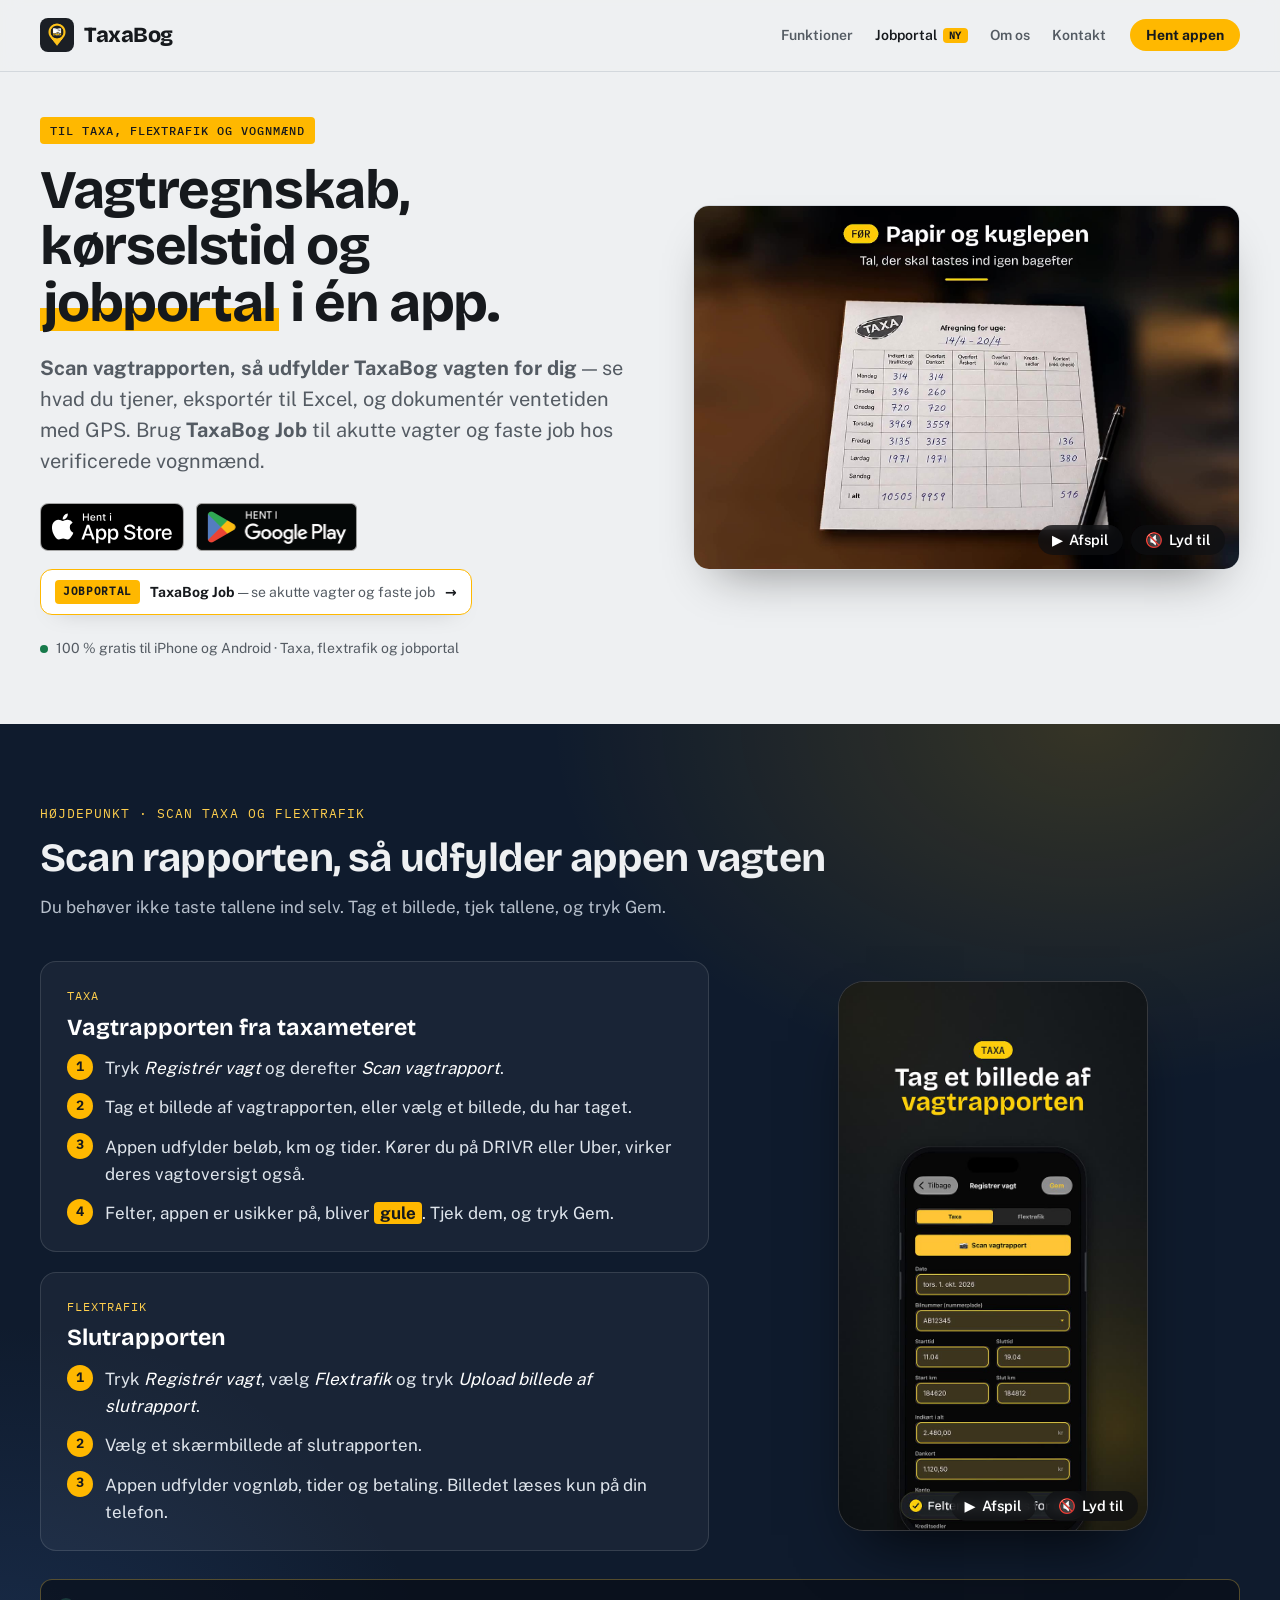
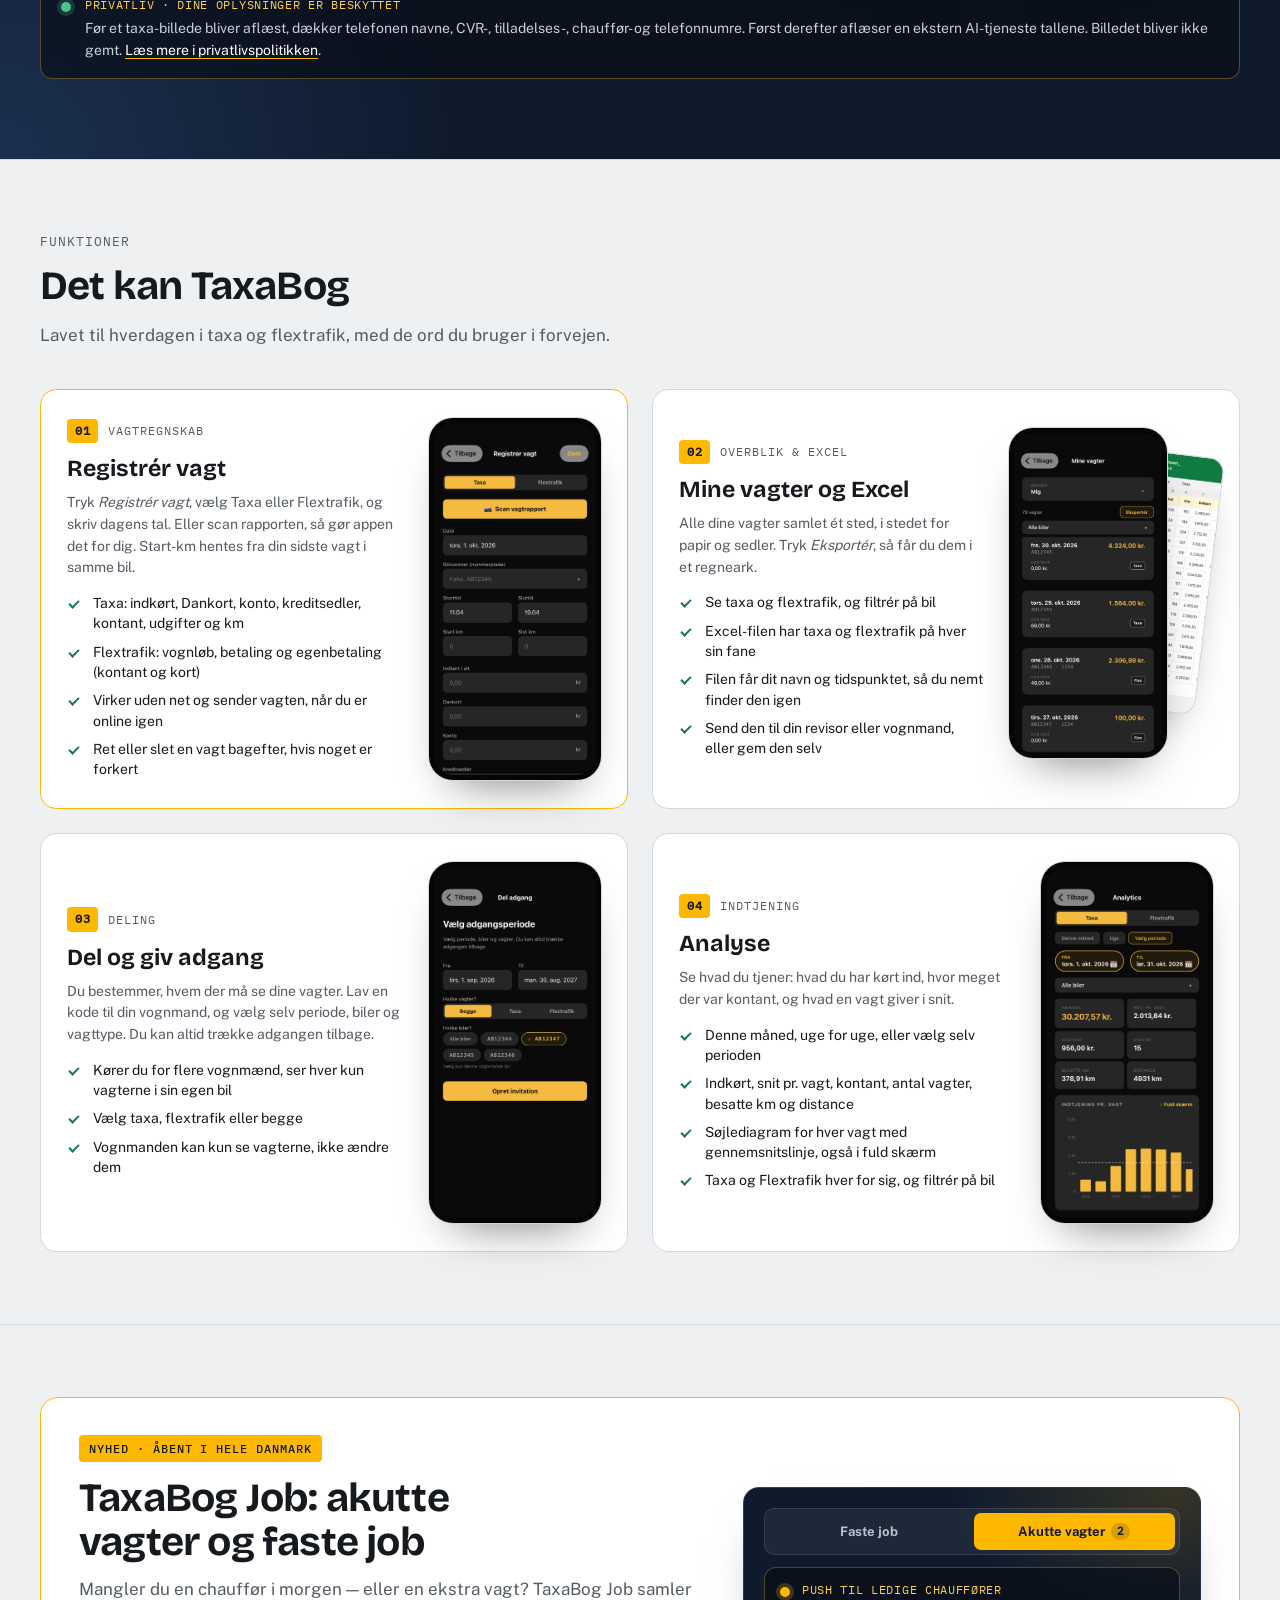
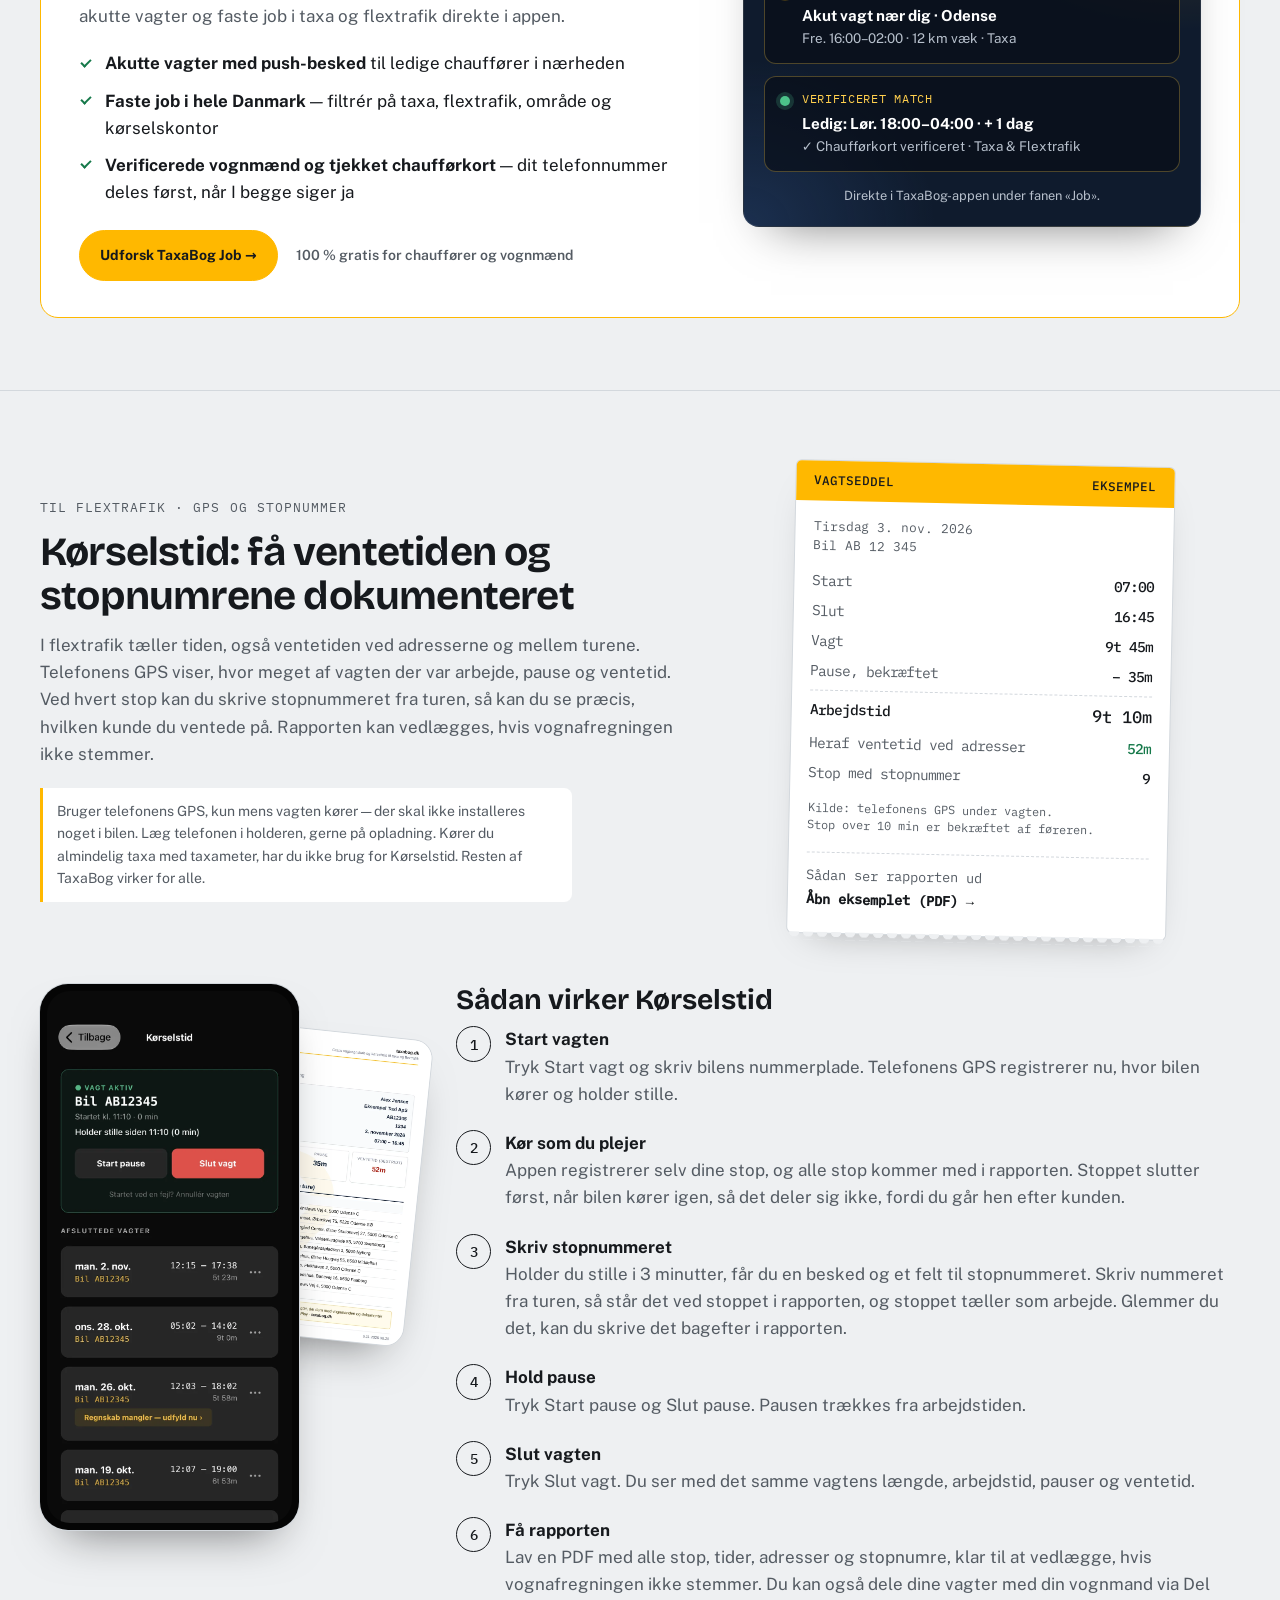
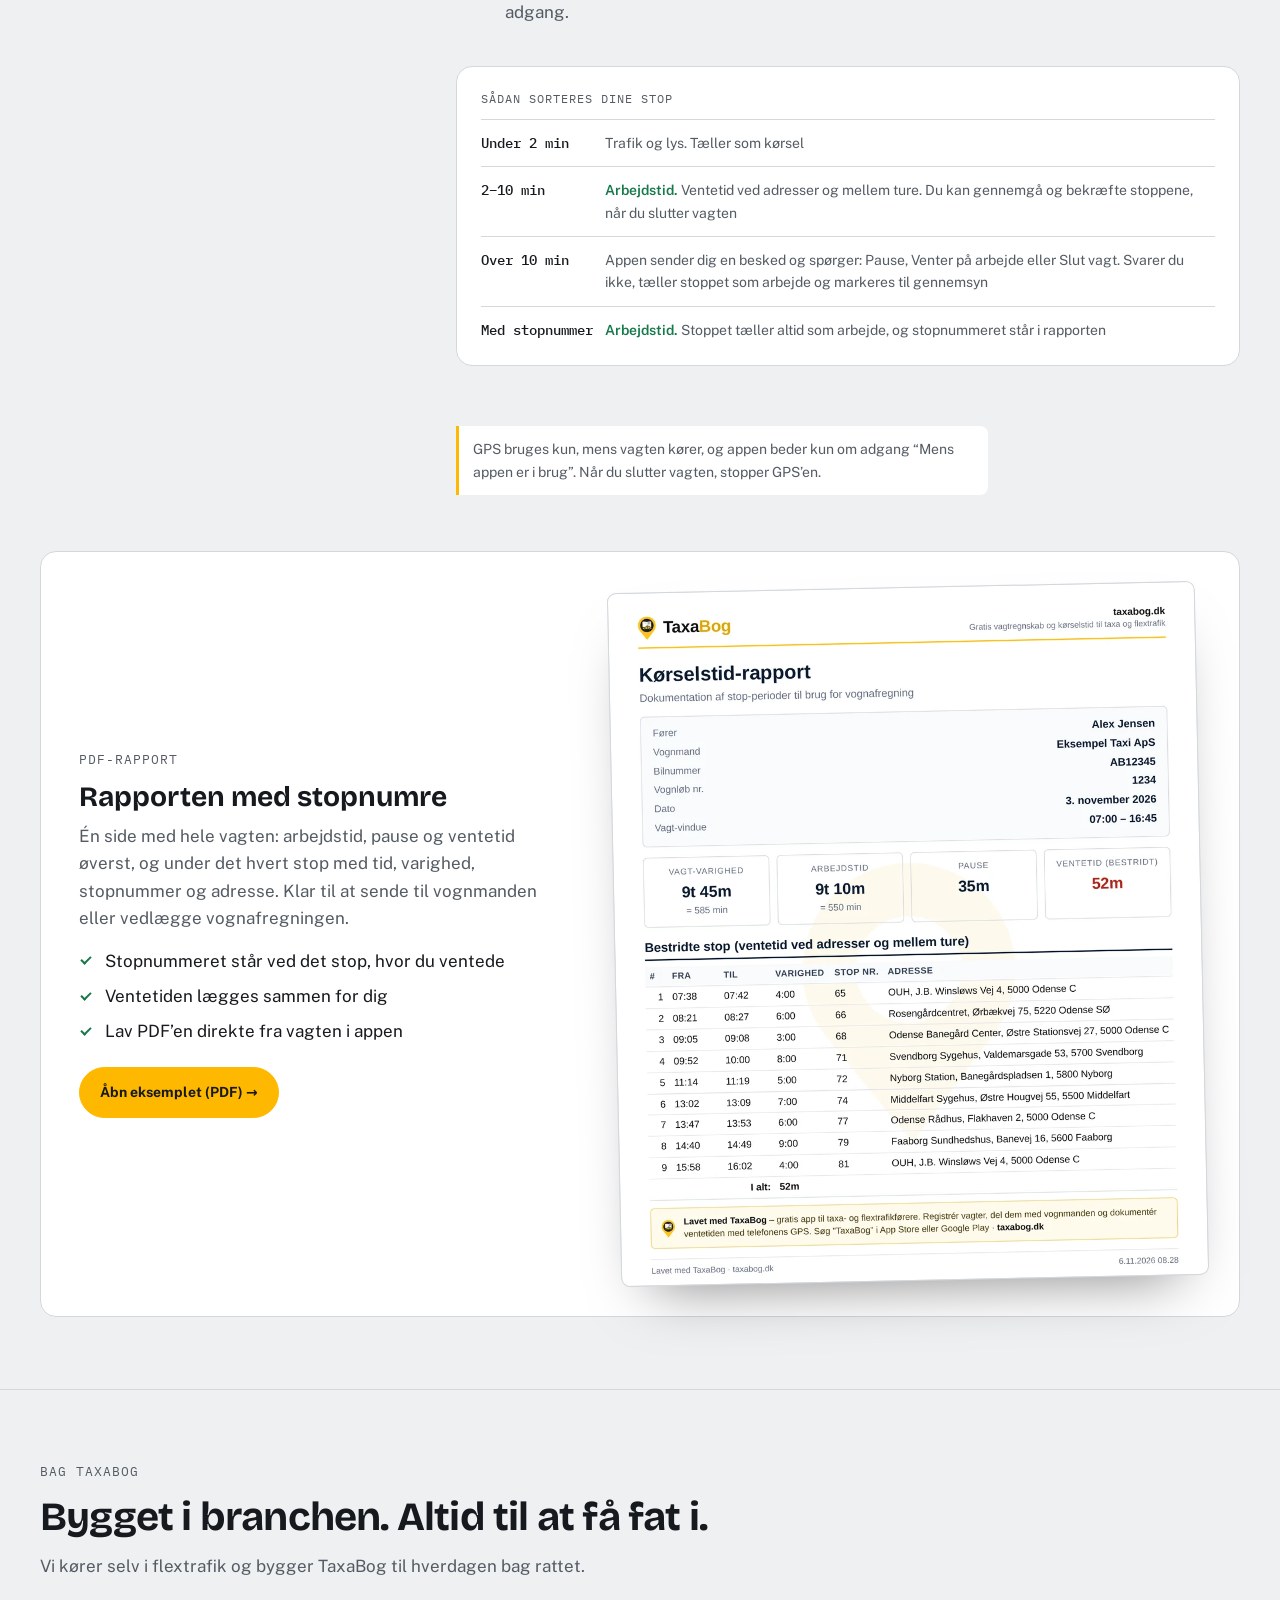
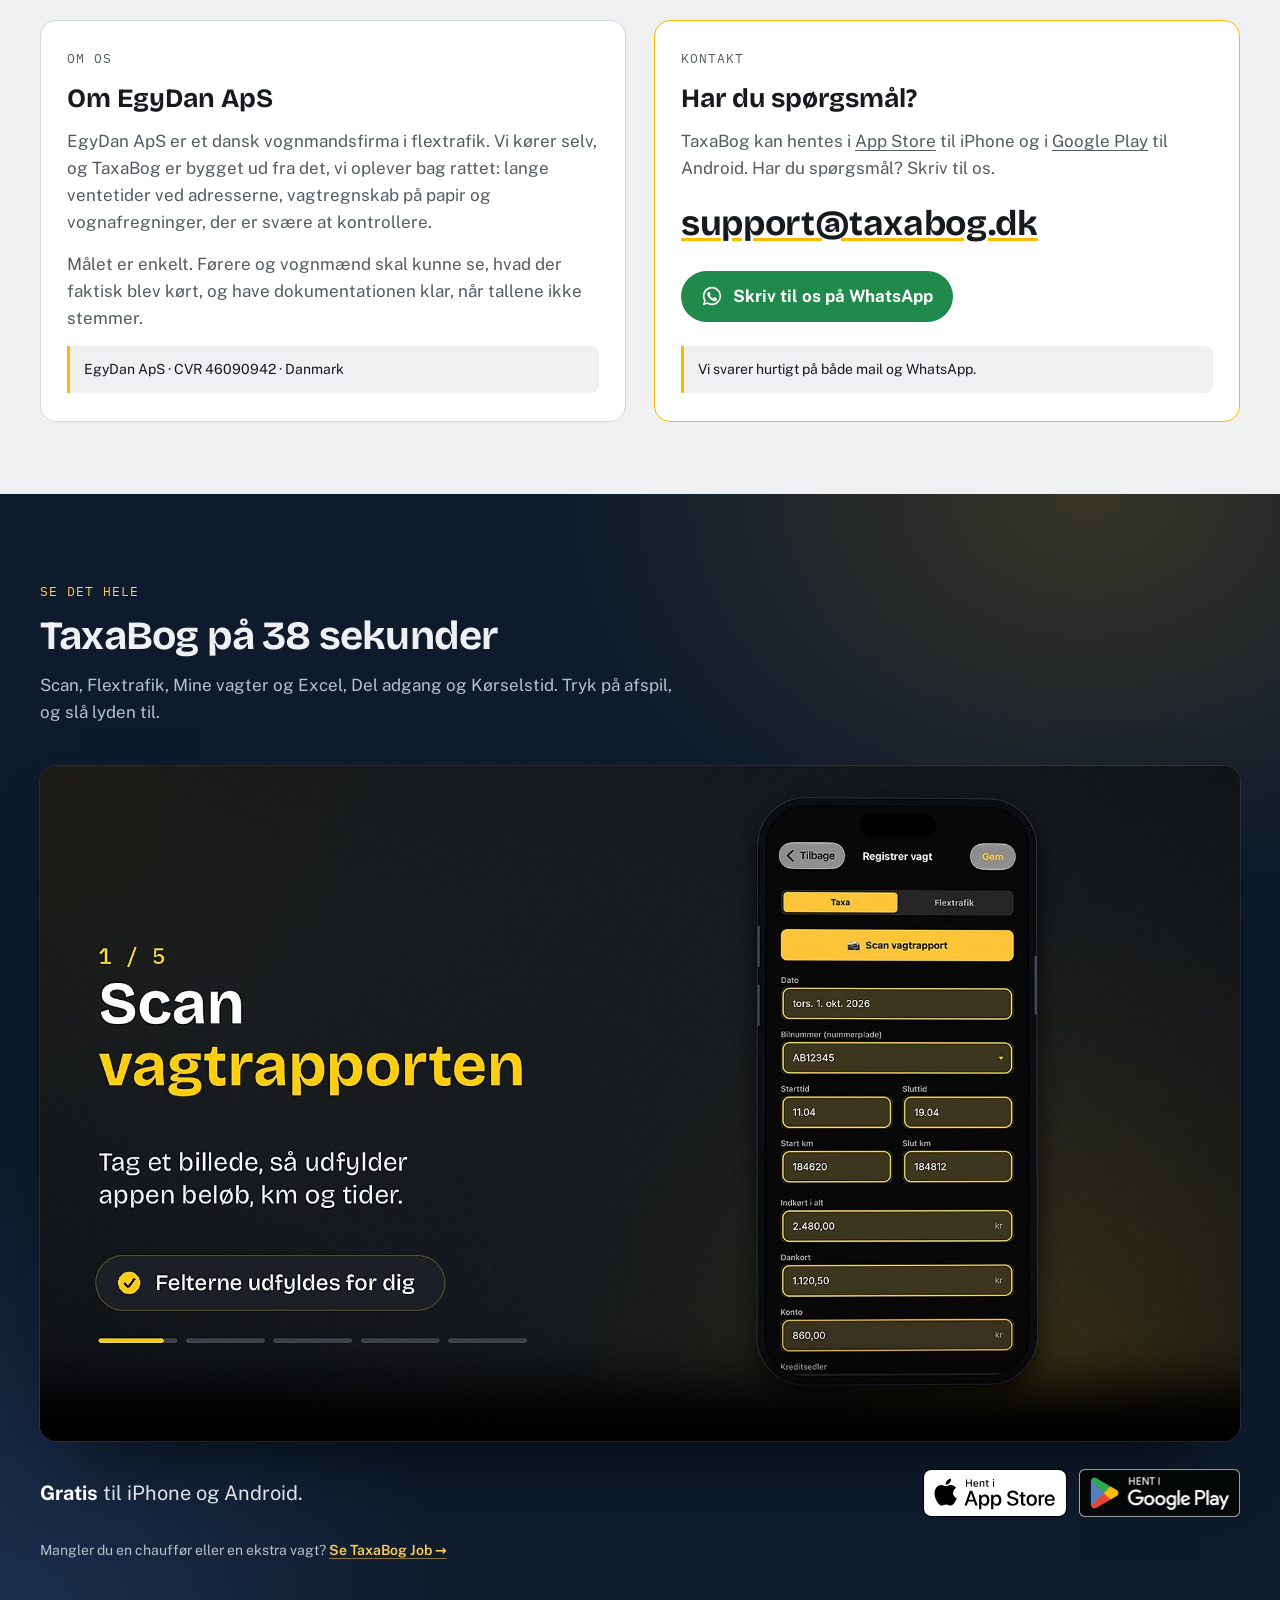
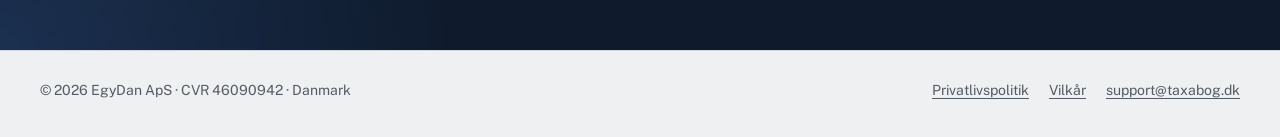
<file: index.html>
<!doctype html>
<html lang="da">
<head>
<meta charset="utf-8">
<meta name="viewport" content="width=device-width, initial-scale=1, viewport-fit=cover">
<title>TaxaBog · Vagtregnskab, kørselstid og jobportal for taxa og flextrafik</title>
<meta name="description" content="TaxaBog er en gratis app til taxa- og flextrafikførere og vognmænd: scan vagtrapporten, se hvad du tjener, eksportér til Excel, dokumentér kørselstid og find akutte vagter og faste job i TaxaBog Job.">
<link rel="canonical" href="https://taxabog.dk/">

<!-- Open Graph / Facebook -->
<meta property="og:type" content="website">
<meta property="og:url" content="https://taxabog.dk/">
<meta property="og:title" content="TaxaBog · Vagtregnskab, kørselstid og jobportal for taxa og flextrafik">
<meta property="og:description" content="TaxaBog er en gratis app til taxa- og flextrafikførere og vognmænd: scan vagtrapporten, se hvad du tjener, eksportér til Excel, dokumentér kørselstid og find akutte vagter og faste job i TaxaBog Job.">
<meta property="og:image" content="https://taxabog.dk/img/taxabog-hero-da.jpg">
<meta property="og:locale" content="da_DK">
<meta property="og:site_name" content="TaxaBog">

<!-- Twitter -->
<meta name="twitter:card" content="summary_large_image">
<meta name="twitter:url" content="https://taxabog.dk/">
<meta name="twitter:title" content="TaxaBog · Vagtregnskab, kørselstid og jobportal for taxa og flextrafik">
<meta name="twitter:description" content="Gratis app til taxa, flextrafik og vognmænd: scan vagtrapporten, se hvad du tjener, dokumentér kørselstid og brug jobportalen TaxaBog Job.">
<meta name="twitter:image" content="https://taxabog.dk/img/taxabog-hero-da.jpg">

<!-- Structured Data (JSON-LD) for Google -->
<script type="application/ld+json">
{
  "@context": "https://schema.org",
  "@graph": [
    {
      "@type": "SoftwareApplication",
      "name": "TaxaBog",
      "alternateName": "TaxaBog - Vagtregnskab",
      "operatingSystem": "iOS, Android",
      "applicationCategory": "BusinessApplication",
      "offers": {
        "@type": "Offer",
        "price": "0",
        "priceCurrency": "DKK"
      },
      "description": "TaxaBog er en gratis app til taxa- og flextrafikførere og vognmænd i Danmark: scan vagtrapporten, registrér vagter, eksportér til Excel, del med vognmand, dokumentér arbejdstid og kørselstid, og find akutte vagter og faste job i TaxaBog Job.",
      "url": "https://taxabog.dk/",
      "downloadUrl": [
        "https://apps.apple.com/app/taxabog-vagtregnskab/id6820941732",
        "https://play.google.com/store/apps/details?id=dk.egydan.taxabog"
      ],
      "author": {
        "@type": "Organization",
        "name": "EgyDan ApS",
        "url": "https://egydan.com"
      }
    },
    {
      "@type": "WebSite",
      "name": "TaxaBog",
      "url": "https://taxabog.dk/",
      "publisher": {
        "@type": "Organization",
        "name": "EgyDan ApS",
        "url": "https://egydan.com"
      }
    }
  ]
}
</script>
<meta name="theme-color" content="#111316" media="(prefers-color-scheme: dark)">
<meta name="theme-color" content="#eef0f2" media="(prefers-color-scheme: light)">
<link rel="icon" type="image/png" sizes="32x32" href="img/favicon-32.png">
<link rel="apple-touch-icon" href="img/app-icon-180.png">
<meta name="apple-itunes-app" content="app-id=6820941732">
<link rel="preload" href="fonts/bricolage-grotesque-latin-wght-normal.woff2" as="font" type="font/woff2" crossorigin>
<link rel="stylesheet" href="style.css?v=20261126">
</head>
<body>
<header class="site-header">
  <div class="wrap">
    <a class="brand" href="">
      <img class="brand-icon" src="img/app-icon-128.png" width="34" height="34" alt="">
      <span class="brand-mark">TaxaBog</span>
    </a>
    <nav class="nav" aria-label="Hovedmenu">
      <a href="#scan">Funktioner</a>
      <a class="nav-job" href="job/">Jobportal <span class="nav-badge">Ny</span></a>
      <a href="#om">Om os</a>
      <a href="#kontakt">Kontakt</a>
    </nav>
    <a class="nav-cta" id="nav-hent" href="#hent">Hent appen</a>
  </div>
</header>

<main>
<div class="hero">
  <div class="wrap">
    <div class="main-hero">
      <div>
        <p class="hero-badge">Til taxa, flextrafik og vognmænd</p>
        <h1>Vagtregnskab, kørselstid og <span class="hl">jobportal</span> i én app.</h1>
        <p class="lead"><strong>Scan vagtrapporten, så udfylder TaxaBog vagten for dig</strong> — se hvad du tjener, eksportér til Excel, og dokumentér ventetiden med GPS. Brug <strong>TaxaBog Job</strong> til akutte vagter og faste job hos verificerede vognmænd.</p>
        <div class="actions">
          <a class="store-badge" href="https://apps.apple.com/app/taxabog-vagtregnskab/id6820941732" target="_blank" rel="noopener">
            <picture>
              <source srcset="img/app-store-badge-da-white.svg" media="(prefers-color-scheme: dark)">
              <img src="img/app-store-badge-da-black.svg" width="144" height="48" alt="Hent i App Store">
            </picture>
          </a>
          <a class="store-badge" href="https://play.google.com/store/apps/details?id=dk.egydan.taxabog" target="_blank" rel="noopener">
            <img src="img/google-play-badge-da.png" width="162" height="48" alt="Hent i Google Play">
          </a>
        </div>
        <a class="hero-job-link" href="job/">
          <span class="hero-job-pill">Jobportal</span>
          <span class="hero-job-text"><strong>TaxaBog Job</strong> — se akutte vagter og faste job</span>
          <span class="hero-job-arrow" aria-hidden="true">→</span>
        </a>
        <p class="status">100 % gratis til iPhone og Android · Taxa, flextrafik og jobportal</p>
      </div>
      <figure class="hero-art">
        <video id="hero-video" autoplay muted loop playsinline preload="auto" width="1600" height="1066"
               poster="img/taxabog-hero-poster.jpg"
               aria-label="Video: før med papir og slutrapport, nu med TaxaBog: scan af vagtrapport, Mine vagter, Analytics, Del adgang, Kørselstid og Excel">
          <source src="img/taxabog-hero.mp4" type="video/mp4">
          <img src="img/taxabog-hero-da.jpg" width="1536" height="1024" alt="En håndskrevet afregningsseddel ved siden af fem skærme fra TaxaBog">
        </video>
        <div class="video-ctl">
          <button class="vbtn" type="button" data-play="hero-video" aria-label="Sæt videoen på pause">
            <span aria-hidden="true">❚❚</span> <span class="vbtn-txt">Pause</span>
          </button>
          <button class="vbtn" data-sound="hero-video" type="button" aria-pressed="false">
            <span aria-hidden="true">🔇</span> <span class="vbtn-txt">Lyd til</span>
          </button>
        </div>
      </figure>
    </div>
  </div>
</div>

<section id="scan" class="demo-band scan-band">
  <div class="wrap">
    <p class="eyebrow">Højdepunkt · Scan taxa og flextrafik</p>
    <h2>Scan rapporten, så udfylder appen vagten</h2>
    <p class="section-intro">Du behøver ikke taste tallene ind selv. Tag et billede, tjek tallene, og tryk Gem.</p>
    <div class="scan-grid">
      <div class="scan-cards">
        <div class="scan-card">
          <p class="scan-role">Taxa</p>
          <h3>Vagtrapporten fra taxameteret</h3>
          <ol class="scan-steps">
            <li>Tryk <em>Registrér vagt</em> og derefter <em>Scan vagtrapport</em>.</li>
            <li>Tag et billede af vagtrapporten, eller vælg et billede, du har taget.</li>
            <li>Appen udfylder beløb, km og tider. Kører du på DRIVR eller Uber, virker deres vagtoversigt også.</li>
            <li>Felter, appen er usikker på, bliver <span class="hl-pill">gule</span>. Tjek dem, og tryk Gem.</li>
          </ol>
        </div>
        <div class="scan-card">
          <p class="scan-role">Flextrafik</p>
          <h3>Slutrapporten</h3>
          <ol class="scan-steps">
            <li>Tryk <em>Registrér vagt</em>, vælg <em>Flextrafik</em> og tryk <em>Upload billede af slutrapport</em>.</li>
            <li>Vælg et skærmbillede af slutrapporten.</li>
            <li>Appen udfylder vognløb, tider og betaling. Billedet læses kun på din telefon.</li>
          </ol>
        </div>
      </div>
      <div class="scan-media">
        <div class="scan-player">
          <video id="scan-video" class="scan-video" autoplay muted loop playsinline preload="metadata" poster="img/taxabog-scan-poster.jpg" aria-label="Video: en vagtrapport fotograferes og en slutrapport uploades, og felterne i appen udfyldes">
            <source src="img/taxabog-scan.mp4" type="video/mp4">
          </video>
          <div class="video-ctl">
            <button class="vbtn" type="button" data-play="scan-video" aria-label="Sæt videoen på pause">
              <span aria-hidden="true">❚❚</span> <span class="vbtn-txt">Pause</span>
            </button>
            <button class="vbtn" type="button" data-sound="scan-video" aria-pressed="false">
              <span aria-hidden="true">🔇</span> <span class="vbtn-txt">Lyd til</span>
            </button>
          </div>
        </div>
      </div>
    </div>
    <div class="scan-privacy-bar">
      <span class="scan-dot is-green" aria-hidden="true"></span>
      <div>
        <span class="scan-privacy-label">Privatliv · Dine oplysninger er beskyttet</span>
        <p>Før et taxa-billede bliver aflæst, dækker telefonen navne, CVR-, tilladelses-, chauffør- og telefonnumre. Først derefter aflæser en ekstern AI-tjeneste tallene. Billedet bliver ikke gemt. <a href="privatlivspolitik/">Læs mere i privatlivspolitikken</a>.</p>
      </div>
    </div>
  </div>
</section>

<section id="taxabog">
  <div class="wrap">
    <p class="eyebrow">Funktioner</p>
    <h2>Det kan TaxaBog</h2>
    <p class="section-intro">Lavet til hverdagen i taxa og flextrafik, med de ord du bruger i forvejen.</p>

    <div class="pillar-cards">
      <article class="pillar-card is-featured" id="registrer">
        <div class="pillar-body">
          <div class="pillar-meta"><span class="pill-step">01</span><span class="pillar-cat">Vagtregnskab</span></div>
          <h3>Registrér vagt</h3>
          <p>Tryk <em>Registrér vagt</em>, vælg Taxa eller Flextrafik, og skriv dagens tal. Eller scan rapporten, så gør appen det for dig. Start-km hentes fra din sidste vagt i samme bil.</p>
          <ul class="ticks">
            <li>Taxa: indkørt, Dankort, konto, kreditsedler, kontant, udgifter og km</li>
            <li>Flextrafik: vognløb, betaling og egenbetaling (kontant og kort)</li>
            <li>Virker uden net og sender vagten, når du er online igen</li>
            <li>Ret eller slet en vagt bagefter, hvis noget er forkert</li>
          </ul>
        </div>
        <figure class="phone">
          <img src="img/app-registrer.jpeg" loading="lazy" alt="Skærmen Registrér vagt i TaxaBog med Taxa valgt, knappen Scan vagtrapport og felterne dato, bilnummer, tider og km">
        </figure>
      </article>

      <article class="pillar-card pillar-card-stack" id="vagter">
        <div class="pillar-body">
          <div class="pillar-meta"><span class="pill-step">02</span><span class="pillar-cat">Overblik &amp; Excel</span></div>
          <h3>Mine vagter og Excel</h3>
          <p>Alle dine vagter samlet ét sted, i stedet for papir og sedler. Tryk <em>Eksportér</em>, så får du dem i et regneark.</p>
          <ul class="ticks">
            <li>Se taxa og flextrafik, og filtrér på bil</li>
            <li>Excel-filen har taxa og flextrafik på hver sin fane</li>
            <li>Filen får dit navn og tidspunktet, så du nemt finder den igen</li>
            <li>Send den til din revisor eller vognmand, eller gem den selv</li>
          </ul>
        </div>
        <div class="phone-stack">
          <img class="stack-back" src="img/app-excel.webp" width="600" height="1300" loading="lazy" alt="Excel-filen fra TaxaBog med vagterne i et regneark og fanerne Taxa og Flextrafik">
          <figure class="phone">
            <img src="img/app-vagter.jpeg" loading="lazy" alt="Mine vagter i TaxaBog med en liste over vagter, beløb og knappen Eksportér">
          </figure>
        </div>
      </article>

      <article class="pillar-card" id="del">
        <div class="pillar-body">
          <div class="pillar-meta"><span class="pill-step">03</span><span class="pillar-cat">Deling</span></div>
          <h3>Del og giv adgang</h3>
          <p>Du bestemmer, hvem der må se dine vagter. Lav en kode til din vognmand, og vælg selv periode, biler og vagttype. Du kan altid trække adgangen tilbage.</p>
          <ul class="ticks">
            <li>Kører du for flere vognmænd, ser hver kun vagterne i sin egen bil</li>
            <li>Vælg taxa, flextrafik eller begge</li>
            <li>Vognmanden kan kun se vagterne, ikke ændre dem</li>
          </ul>
        </div>
        <figure class="phone">
          <img src="img/app-del.jpeg" loading="lazy" alt="Skærmen Del adgang i TaxaBog, hvor man vælger periode, vagttyper og biler">
        </figure>
      </article>

      <article class="pillar-card" id="analyse">
        <div class="pillar-body">
          <div class="pillar-meta"><span class="pill-step">04</span><span class="pillar-cat">Indtjening</span></div>
          <h3>Analyse</h3>
          <p>Se hvad du tjener: hvad du har kørt ind, hvor meget der var kontant, og hvad en vagt giver i snit.</p>
          <ul class="ticks">
            <li>Denne måned, uge for uge, eller vælg selv perioden</li>
            <li>Indkørt, snit pr. vagt, kontant, antal vagter, besatte km og distance</li>
            <li>Søjlediagram for hver vagt med gennemsnitslinje, også i fuld skærm</li>
            <li>Taxa og Flextrafik hver for sig, og filtrér på bil</li>
          </ul>
        </div>
        <figure class="phone">
          <img src="img/app-analyse.jpeg" loading="lazy" alt="Analytics i TaxaBog med indkørt, antal vagter, kontant, distance og et søjlediagram pr. vagt">
        </figure>
      </article>
    </div>
  </div>
</section>

<section id="jobportal">
  <div class="wrap">
    <div class="job-spotlight">
      <div class="job-spotlight-body">
        <p class="hero-badge">Nyhed · Åbent i hele Danmark</p>
        <h2>TaxaBog Job: akutte vagter og faste job</h2>
        <p class="job-spotlight-intro">Mangler du en chauffør i morgen — eller en ekstra vagt? TaxaBog Job samler akutte vagter og faste job i taxa og flextrafik direkte i appen.</p>
        <ul class="ticks">
          <li><strong>Akutte vagter med push-besked</strong> til ledige chauffører i nærheden</li>
          <li><strong>Faste job i hele Danmark</strong> — filtrér på taxa, flextrafik, område og kørselskontor</li>
          <li><strong>Verificerede vognmænd og tjekket chaufførkort</strong> — dit telefonnummer deles først, når I begge siger ja</li>
        </ul>
        <div class="actions job-spotlight-actions">
          <a class="btn btn-primary" href="job/">Udforsk TaxaBog Job →</a>
          <span class="job-spotlight-free">100 % gratis for chauffører og vognmænd</span>
        </div>
      </div>
      <div class="job-spotlight-panel" aria-label="Eksempler fra TaxaBog Job">
        <div class="job-panel-tabs" aria-hidden="true">
          <span class="job-panel-tab">Faste job</span>
          <span class="job-panel-tab is-active">Akutte vagter <span class="job-panel-count">2</span></span>
        </div>
        <div class="job-panel-item">
          <span class="scan-dot" aria-hidden="true"></span>
          <div>
            <span class="scan-privacy-label">Push til ledige chauffører</span>
            <strong>Akut vagt nær dig · Odense</strong>
            <span>Fre. 16:00–02:00 · 12 km væk · Taxa</span>
          </div>
        </div>
        <div class="job-panel-item">
          <span class="scan-dot is-green" aria-hidden="true"></span>
          <div>
            <span class="scan-privacy-label">Verificeret match</span>
            <strong>Ledig: Lør. 18:00–04:00 · + 1 dag</strong>
            <span>✓ Chaufførkort verificeret · Taxa &amp; Flextrafik</span>
          </div>
        </div>
        <p class="job-panel-note">Direkte i TaxaBog-appen under fanen «Job».</p>
      </div>
    </div>
  </div>
</section>

<section id="koerselstid">
  <div class="wrap k-head">
    <div>
      <p class="eyebrow">Til flextrafik · GPS og stopnummer</p>
      <h2>Kørselstid: få ventetiden og stopnumrene dokumenteret</h2>
      <p class="section-intro">I flextrafik tæller tiden, også ventetiden ved adresserne og mellem turene. Telefonens GPS viser, hvor meget af vagten der var arbejde, pause og ventetid. Ved hvert stop kan du skrive stopnummeret fra turen, så kan du se præcis, hvilken kunde du ventede på. Rapporten kan vedlægges, hvis vognafregningen ikke stemmer.</p>
      <p class="k-note">Bruger telefonens GPS, kun mens vagten kører — der skal ikke installeres noget i bilen. Læg telefonen i holderen, gerne på opladning. Kører du almindelig taxa med taxameter, har du ikke brug for Kørselstid. Resten af TaxaBog virker for alle.</p>
    </div>
    <aside class="slip" aria-label="Eksempel på en vagtseddel fra TaxaBog">
      <div class="slip-head"><span>Vagtseddel</span><span>Eksempel</span></div>
      <div class="slip-body">
        <div class="slip-meta">Tirsdag 3. nov. 2026<br>Bil AB 12 345</div>
        <dl>
          <div class="row"><dt>Start</dt><dd>07:00</dd></div>
          <div class="row"><dt>Slut</dt><dd>16:45</dd></div>
          <div class="row"><dt>Vagt</dt><dd>9t 45m</dd></div>
          <div class="row"><dt>Pause, bekræftet</dt><dd>− 35m</dd></div>
          <div class="rule"></div>
          <div class="row total"><dt>Arbejdstid</dt><dd>9t 10m</dd></div>
          <div class="row wait"><dt>Heraf ventetid ved adresser</dt><dd>52m</dd></div>
          <div class="row"><dt>Stop med stopnummer</dt><dd>9</dd></div>
        </dl>
        <div class="slip-foot">Kilde: telefonens GPS under vagten.<br>Stop over 10 min er bekræftet af føreren.</div>
        <a class="slip-link" href="img/eksempel-koerselstid.pdf" target="_blank" rel="noopener"><span>Sådan ser rapporten ud</span>Åbn eksemplet (PDF) →</a>
      </div>
    </aside>
  </div>
  <div class="wrap how">
    <div class="phone-stack k-stack">
      <a class="stack-back k-report" href="img/eksempel-koerselstid.pdf" target="_blank" rel="noopener" aria-label="Åbn eksempel på Kørselstid-rapporten (PDF)">
        <img src="img/rapport-eksempel.webp" width="1000" height="1181" loading="lazy" alt="Kørselstid-rapporten fra TaxaBog med stop, ventetid og stopnumre">
      </a>
      <figure class="phone phone-k">
        <img src="img/app-koerselstid.webp" width="390" height="845" loading="lazy" alt="Kørselstid i TaxaBog: en aktiv vagt med Start pause og Slut vagt og en liste over afsluttede vagter">
      </figure>
    </div>
    <div class="how-text">
      <div>
        <h3>Sådan virker Kørselstid</h3>
        <ol class="steps">
          <li><div><strong>Start vagten</strong><span>Tryk Start vagt og skriv bilens nummerplade. Telefonens GPS registrerer nu, hvor bilen kører og holder stille.</span></div></li>
          <li><div><strong>Kør som du plejer</strong><span>Appen registrerer selv dine stop, og alle stop kommer med i rapporten. Stoppet slutter først, når bilen kører igen, så det deler sig ikke, fordi du går hen efter kunden.</span></div></li>
          <li><div><strong>Skriv stopnummeret</strong><span>Holder du stille i 3 minutter, får du en besked og et felt til stopnummeret. Skriv nummeret fra turen, så står det ved stoppet i rapporten, og stoppet tæller som arbejde. Glemmer du det, kan du skrive det bagefter i rapporten.</span></div></li>
          <li><div><strong>Hold pause</strong><span>Tryk Start pause og Slut pause. Pausen trækkes fra arbejdstiden.</span></div></li>
          <li><div><strong>Slut vagten</strong><span>Tryk Slut vagt. Du ser med det samme vagtens længde, arbejdstid, pauser og ventetid.</span></div></li>
          <li><div><strong>Få rapporten</strong><span>Lav en PDF med alle stop, tider, adresser og stopnumre, klar til at vedlægge, hvis vognafregningen ikke stemmer. Du kan også dele dine vagter med din vognmand via Del adgang.</span></div></li>
        </ol>
      </div>
      <div class="rules rules-card">
        <table>
          <caption>Sådan sorteres dine stop</caption>
          <tbody>
            <tr><th>Under 2 min</th><td>Trafik og lys. Tæller som kørsel</td></tr>
            <tr><th>2–10 min</th><td><span class="paid">Arbejdstid.</span> Ventetid ved adresser og mellem ture. Du kan gennemgå og bekræfte stoppene, når du slutter vagten</td></tr>
            <tr><th>Over 10 min</th><td>Appen sender dig en besked og spørger: Pause, Venter på arbejde eller Slut vagt. Svarer du ikke, tæller stoppet som arbejde og markeres til gennemsyn</td></tr>
            <tr><th>Med stopnummer</th><td><span class="paid">Arbejdstid.</span> Stoppet tæller altid som arbejde, og stopnummeret står i rapporten</td></tr>
          </tbody>
        </table>
      </div>
      <p class="k-note">GPS bruges kun, mens vagten kører, og appen beder kun om adgang “Mens appen er i brug”. Når du slutter vagten, stopper GPS’en.</p>
    </div>
  </div>
  <div class="wrap">
    <div class="report report-card">
      <div class="report-text">
        <p class="eyebrow">PDF-rapport</p>
        <h3>Rapporten med stopnumre</h3>
        <p>Én side med hele vagten: arbejdstid, pause og ventetid øverst, og under det hvert stop med tid, varighed, stopnummer og adresse. Klar til at sende til vognmanden eller vedlægge vognafregningen.</p>
        <ul class="ticks">
          <li>Stopnummeret står ved det stop, hvor du ventede</li>
          <li>Ventetiden lægges sammen for dig</li>
          <li>Lav PDF’en direkte fra vagten i appen</li>
        </ul>
        <a class="btn btn-primary report-btn" href="img/eksempel-koerselstid.pdf" target="_blank" rel="noopener">Åbn eksemplet (PDF) →</a>
      </div>
      <figure class="report-paper">
        <a href="img/eksempel-koerselstid.pdf" target="_blank" rel="noopener">
          <img src="img/rapport-eksempel.webp" width="1000" height="1181" loading="lazy" alt="Eksempel på en Kørselstid-rapport fra TaxaBog med ni stop, stopnumre fra 65 til 81 og 52 minutters ventetid">
        </a>
      </figure>
    </div>
  </div>
</section>

<section id="om-kontakt">
  <div class="wrap">
    <p class="eyebrow">Bag TaxaBog</p>
    <h2>Bygget i branchen. Altid til at få fat i.</h2>
    <p class="section-intro">Vi kører selv i flextrafik og bygger TaxaBog til hverdagen bag rattet.</p>
    <div class="info-cards">
      <div class="info-card" id="om">
        <p class="eyebrow">Om os</p>
        <h3>Om EgyDan ApS</h3>
        <p>EgyDan ApS er et dansk vognmandsfirma i flextrafik. Vi kører selv, og TaxaBog er bygget ud fra det, vi oplever bag rattet: lange ventetider ved adresserne, vagtregnskab på papir og vognafregninger, der er svære at kontrollere.</p>
        <p>Målet er enkelt. Førere og vognmænd skal kunne se, hvad der faktisk blev kørt, og have dokumentationen klar, når tallene ikke stemmer.</p>
        <p class="info-note">EgyDan ApS · CVR 46090942 · Danmark</p>
      </div>
      <div class="info-card is-featured" id="kontakt">
        <p class="eyebrow">Kontakt</p>
        <h3>Har du spørgsmål?</h3>
        <p>TaxaBog kan hentes i <a href="https://apps.apple.com/app/taxabog-vagtregnskab/id6820941732" target="_blank" rel="noopener">App Store</a> til iPhone og i <a href="https://play.google.com/store/apps/details?id=dk.egydan.taxabog" target="_blank" rel="noopener">Google Play</a> til Android. Har du spørgsmål? Skriv til os.</p>
        <div class="contact-mail"><a href="mailto:support@taxabog.dk">support@taxabog.dk</a></div>
        <div class="contact-actions"><a class="btn-whatsapp" href="https://wa.me/4560554508?text=Hej%20TaxaBog%2C%20jeg%20har%20et%20sp%C3%B8rgsm%C3%A5l%20om%20appen." target="_blank" rel="noopener">
          <svg aria-hidden="true" viewBox="0 0 24 24" width="22" height="22"><path fill="currentColor" d="M12 2a10 10 0 0 0-8.6 15.1L2 22l5-1.3A10 10 0 1 0 12 2zm0 18.2a8.2 8.2 0 0 1-4.2-1.2l-.3-.2-3 .8.8-2.9-.2-.3A8.2 8.2 0 1 1 12 20.2zm4.5-6.1c-.2-.1-1.5-.7-1.7-.8s-.4-.1-.6.1-.6.8-.8 1-.3.2-.5.1a6.7 6.7 0 0 1-3.3-2.9c-.3-.4.3-.4.7-1.3.1-.2 0-.3 0-.4l-.8-1.8c-.2-.5-.4-.4-.6-.4h-.5a1 1 0 0 0-.7.3 3 3 0 0 0-.9 2.2 5.2 5.2 0 0 0 1.1 2.7 11.8 11.8 0 0 0 4.5 4c1.7.7 2.3.8 3.2.6a2.7 2.7 0 0 0 1.8-1.2 2.2 2.2 0 0 0 .1-1.3c0-.1-.2-.2-.5-.3z"/></svg>
          Skriv til os på WhatsApp</a></div>
        <p class="info-note">Vi svarer hurtigt på både mail og WhatsApp.</p>
      </div>
    </div>
  </div>
</section>

<section id="hent" class="demo-band">
  <div class="wrap">
    <p class="eyebrow">Se det hele</p>
    <h2>TaxaBog på 38 sekunder</h2>
    <p class="section-intro">Scan, Flextrafik, Mine vagter og Excel, Del adgang og Kørselstid. Tryk på afspil, og slå lyden til.</p>
    <div class="demo-player">
      <video id="demo-video" controls playsinline preload="none" width="1920" height="1080" poster="img/taxabog-demo-poster.jpg" aria-label="Video: sådan virker TaxaBog, fra scan af vagtrapporten til Kørselstid med stopnummer">
        <source src="img/taxabog-demo.mp4" type="video/mp4">
      </video>
    </div>
    <div class="demo-cta">
      <p><strong>Gratis</strong> til iPhone og Android.</p>
      <div class="actions">
        <a class="store-badge" href="https://apps.apple.com/app/taxabog-vagtregnskab/id6820941732" target="_blank" rel="noopener">
          <img src="img/app-store-badge-da-white.svg" width="144" height="48" alt="Hent i App Store">
        </a>
        <a class="store-badge" href="https://play.google.com/store/apps/details?id=dk.egydan.taxabog" target="_blank" rel="noopener">
          <img src="img/google-play-badge-da.png" width="162" height="48" alt="Hent i Google Play">
        </a>
      </div>
    </div>
    <p class="demo-foot">Mangler du en chauffør eller en ekstra vagt? <a href="job/">Se TaxaBog Job →</a></p>
  </div>
</section>
</main>

<footer class="site-footer">
  <div class="wrap">
    <span>© 2026 EgyDan ApS · CVR 46090942 · Danmark</span>
    <nav aria-label="Juridisk">
      <a href="privatlivspolitik/">Privatlivspolitik</a>
      <a href="vilkaar/">Vilkår</a>
      <a href="mailto:support@taxabog.dk">support@taxabog.dk</a>
    </nav>
  </div>
</footer>
<script>
      (function () {
        var reduce = window.matchMedia && window.matchMedia('(prefers-reduced-motion: reduce)').matches;
        function label(btn, v) {
          var paused = v.paused;
          btn.setAttribute('aria-label', paused ? 'Afspil videoen' : 'Sæt videoen på pause');
          btn.innerHTML = paused ? '<span aria-hidden="true">▶</span> <span class="vbtn-txt">Afspil</span>'
                                 : '<span aria-hidden="true">❚❚</span> <span class="vbtn-txt">Pause</span>';
        }
        document.querySelectorAll('[data-play]').forEach(function (btn) {
          var v = document.getElementById(btn.getAttribute('data-play'));
          if (!v) return;
          if (reduce) { v.removeAttribute('autoplay'); v.pause(); }
          v.addEventListener('play', function () { label(btn, v); });
          v.addEventListener('pause', function () { label(btn, v); });
          btn.addEventListener('click', function () { if (v.paused) { v.play(); } else { v.pause(); } });
          label(btn, v);
        });
        // only one video with sound at a time: the demo pauses the loops
        var demo = document.getElementById('demo-video');
        if (demo) demo.addEventListener('play', function () {
          ['hero-video', 'scan-video'].forEach(function (id) { var o = document.getElementById(id); var sb = document.querySelector('[data-sound="' + id + '"]'); if (o && !o.muted && sb) sb.click(); });
        });
        document.querySelectorAll('[data-sound]').forEach(function (sb) {
          var v = document.getElementById(sb.getAttribute('data-sound'));
          if (!v) return;
          sb.addEventListener('click', function () {
            v.muted = !v.muted;
            if (!v.muted && v.paused) v.play();
            sb.setAttribute('aria-pressed', String(!v.muted));
            sb.innerHTML = v.muted ? '<span aria-hidden="true">🔇</span> <span class="vbtn-txt">Lyd til</span>'
                                   : '<span aria-hidden="true">🔊</span> <span class="vbtn-txt">Lyd fra</span>';
          });
        });
      })();
    </script>
<script>
  // "Hent appen": phones go straight to their store, computers scroll to #hent.
  (function () {
    var a = document.getElementById('nav-hent');
    if (!a) return;
    var ua = navigator.userAgent || '';
    var iOS = /iPhone|iPad|iPod/i.test(ua) || (/Macintosh/.test(ua) && navigator.maxTouchPoints > 1);
    if (iOS) a.href = 'https://apps.apple.com/app/taxabog-vagtregnskab/id6820941732';
    else if (/Android/i.test(ua)) a.href = 'https://play.google.com/store/apps/details?id=dk.egydan.taxabog';
  })();
</script>
</body>
</html>
</file>
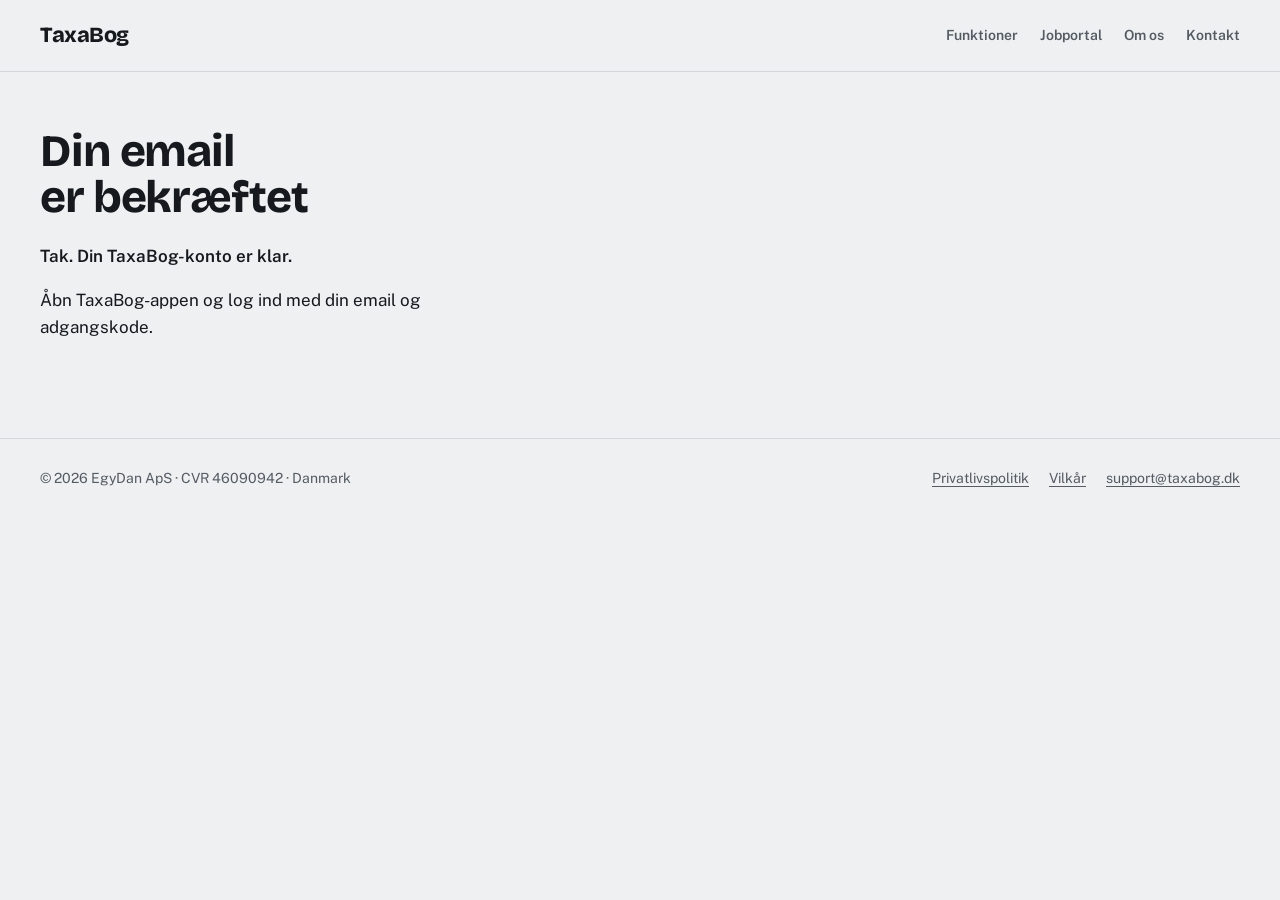
<file: bekraeftet/index.html>
<!doctype html>
<html lang="da">
<head>
<meta charset="utf-8">
<meta name="viewport" content="width=device-width, initial-scale=1, viewport-fit=cover">
<title>Email bekræftet · TaxaBog</title>
<meta name="description" content="Din email er bekræftet.">
<meta name="robots" content="noindex">
<meta name="theme-color" content="#111316" media="(prefers-color-scheme: dark)">
<meta name="theme-color" content="#eef0f2" media="(prefers-color-scheme: light)">
<link rel="icon" href="data:image/svg+xml,%3Csvg xmlns='http://www.w3.org/2000/svg' viewBox='0 0 32 32'%3E%3Crect width='32' height='32' rx='7' fill='%2316191d'/%3E%3Crect x='6' y='9' width='20' height='6' rx='2' fill='%23ffb800'/%3E%3Crect x='6' y='18' width='20' height='3' rx='1.5' fill='%23eef0f2'/%3E%3Crect x='6' y='23' width='13' height='3' rx='1.5' fill='%23eef0f2'/%3E%3C/svg%3E">
<link rel="preload" href="../fonts/bricolage-grotesque-latin-wght-normal.woff2" as="font" type="font/woff2" crossorigin>
<link rel="stylesheet" href="../style.css?v=20261019">
</head>
<body>
<header class="site-header">
  <div class="wrap">
    <a class="brand" href="../">
      <span class="brand-mark">TaxaBog</span>
    </a>
    <nav class="nav" aria-label="Hovedmenu">
      <a href="../#scan">Funktioner</a>
      <a href="../job/">Jobportal</a>
      <a href="../#om">Om os</a>
      <a href="../#kontakt">Kontakt</a>
    </nav>
  </div>
</header>

<main class="legal">
  <div class="wrap">
    <div class="prose auth-box">
      <div id="ok">
        <h1>Din email er bekræftet</h1>
        <p class="auth-msg auth-ok">Tak. Din TaxaBog-konto er klar.</p>
        <p>Åbn TaxaBog-appen og log ind med din email og adgangskode.</p>
      </div>
      <div id="bad" hidden>
        <h1>Linket virker ikke</h1>
        <p class="auth-msg auth-err" id="bad-text">Linket er ugyldigt eller udløbet.</p>
        <p>Prøv at logge ind i appen. Er din email ikke bekræftet, kan du oprette kontoen igen eller skrive til <a href="mailto:support@taxabog.dk">support@taxabog.dk</a>.</p>
      </div>
    </div>
  </div>
</main>
<script>
(function () {
  var p = new URLSearchParams(location.hash.slice(1) || location.search.slice(1));
  if (p.get('error')) {
    if (p.get('error_code') === 'otp_expired') document.getElementById('bad-text').textContent = 'Linket er udløbet.';
    document.getElementById('ok').hidden = true; document.getElementById('bad').hidden = false;
  }
  if (location.hash || location.search) history.replaceState(null, '', location.pathname);
})();
</script>
<footer class="site-footer">
  <div class="wrap">
    <span>© 2026 EgyDan ApS · CVR 46090942 · Danmark</span>
    <nav aria-label="Juridisk">
      <a href="../privatlivspolitik/">Privatlivspolitik</a>
      <a href="../vilkaar/">Vilkår</a>
      <a href="mailto:support@taxabog.dk">support@taxabog.dk</a>
    </nav>
  </div>
</footer>
</body>
</html>
</file>
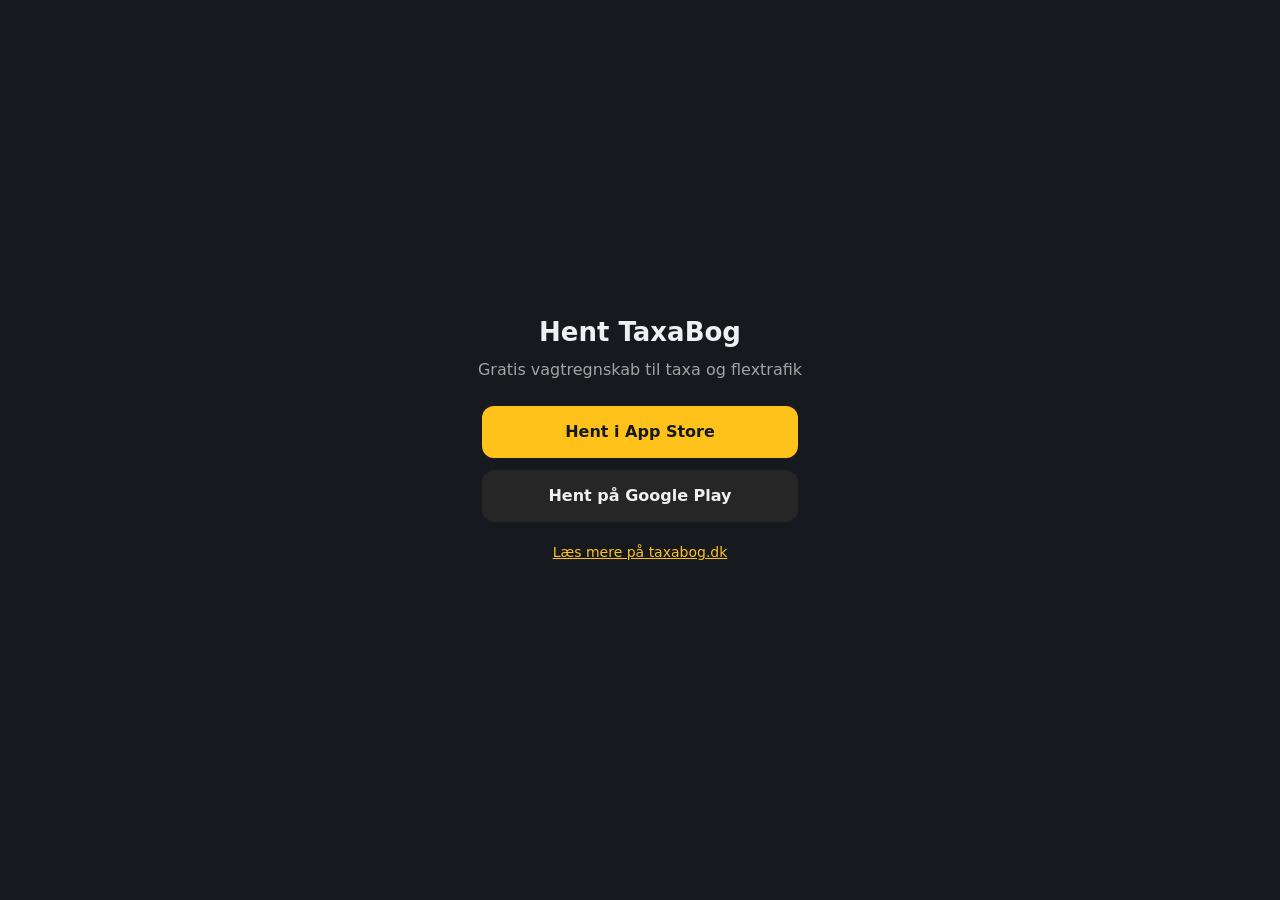
<file: hent/index.html>
<!doctype html>
<html lang="da">
<head>
<meta charset="utf-8">
<meta name="viewport" content="width=device-width, initial-scale=1">
<title>Hent TaxaBog</title>
<meta name="robots" content="noindex">
<style>
  :root { color-scheme: dark; }
  body { margin: 0; min-height: 100vh; display: grid; place-items: center; background: #16191d; color: #eef0f2;
         font: 16px/1.5 system-ui, -apple-system, "Segoe UI", sans-serif; text-align: center; padding: 24px; box-sizing: border-box; }
  h1 { font-size: 26px; margin: 0 0 6px; }
  p { color: #a3a3a3; margin: 0 0 24px; }
  a.btn { display: block; margin: 12px auto; max-width: 280px; padding: 14px 18px; border-radius: 12px;
          background: #FFC21A; color: #16191d; font-weight: 700; text-decoration: none; }
  a.alt { background: #262626; color: #eef0f2; }
  .small { font-size: 14px; margin-top: 20px; }
  .small a { color: #FFC21A; }
</style>
</head>
<body>
<main>
  <h1>Hent TaxaBog</h1>
  <p>Gratis vagtregnskab til taxa og flextrafik</p>
  <a class="btn" id="ios" href="https://apps.apple.com/app/taxabog-vagtregnskab/id6820941732">Hent i App Store</a>
  <a class="btn alt" id="android" href="https://play.google.com/store/apps/details?id=dk.egydan.taxabog">Hent på Google Play</a>
  <p class="small"><a href="/">Læs mere på taxabog.dk</a></p>
</main>
<script>
  // Send people straight to the right store. Desktop browsers stay on this page.
  (function () {
    var ua = navigator.userAgent || "";
    var iOS = /iPhone|iPad|iPod/i.test(ua) || (/Macintosh/.test(ua) && navigator.maxTouchPoints > 1);
    if (iOS) location.replace(document.getElementById("ios").href);
    else if (/Android/i.test(ua)) location.replace(document.getElementById("android").href);
  })();
</script>
</body>
</html>
</file>
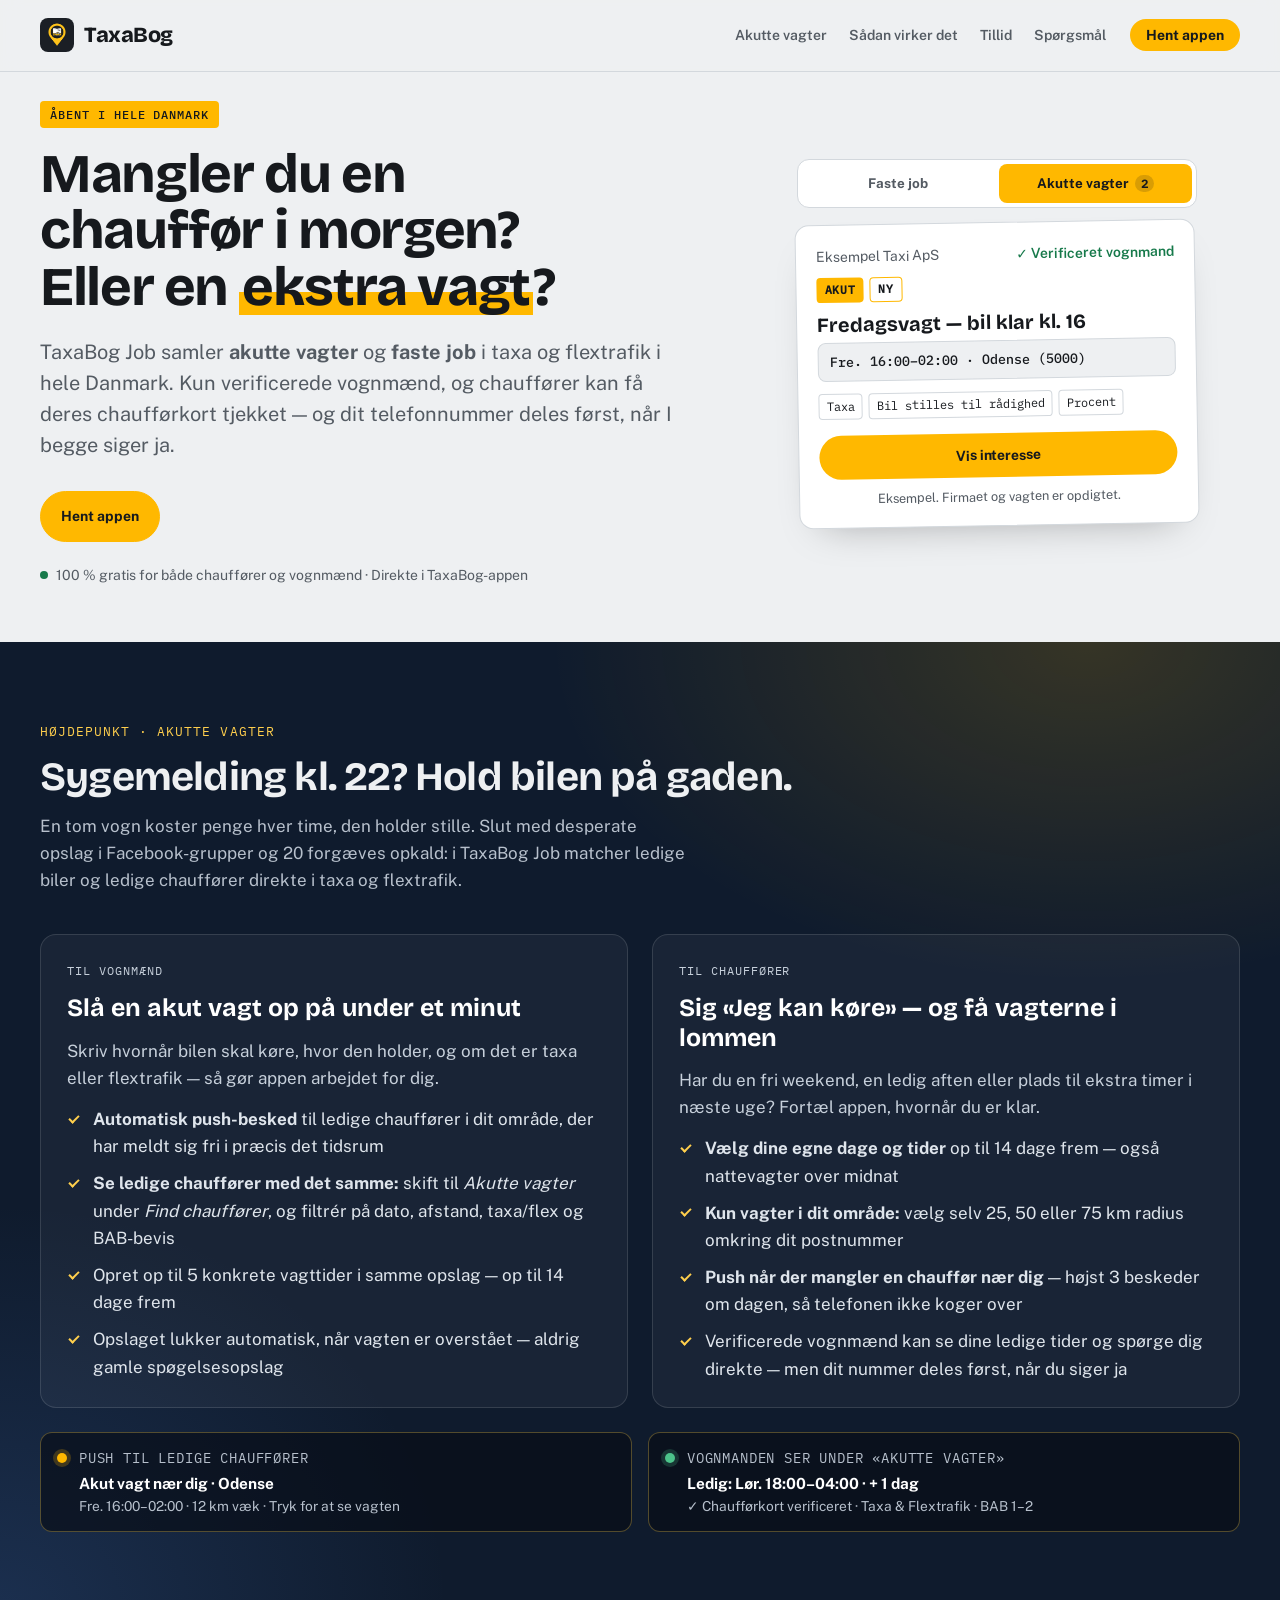
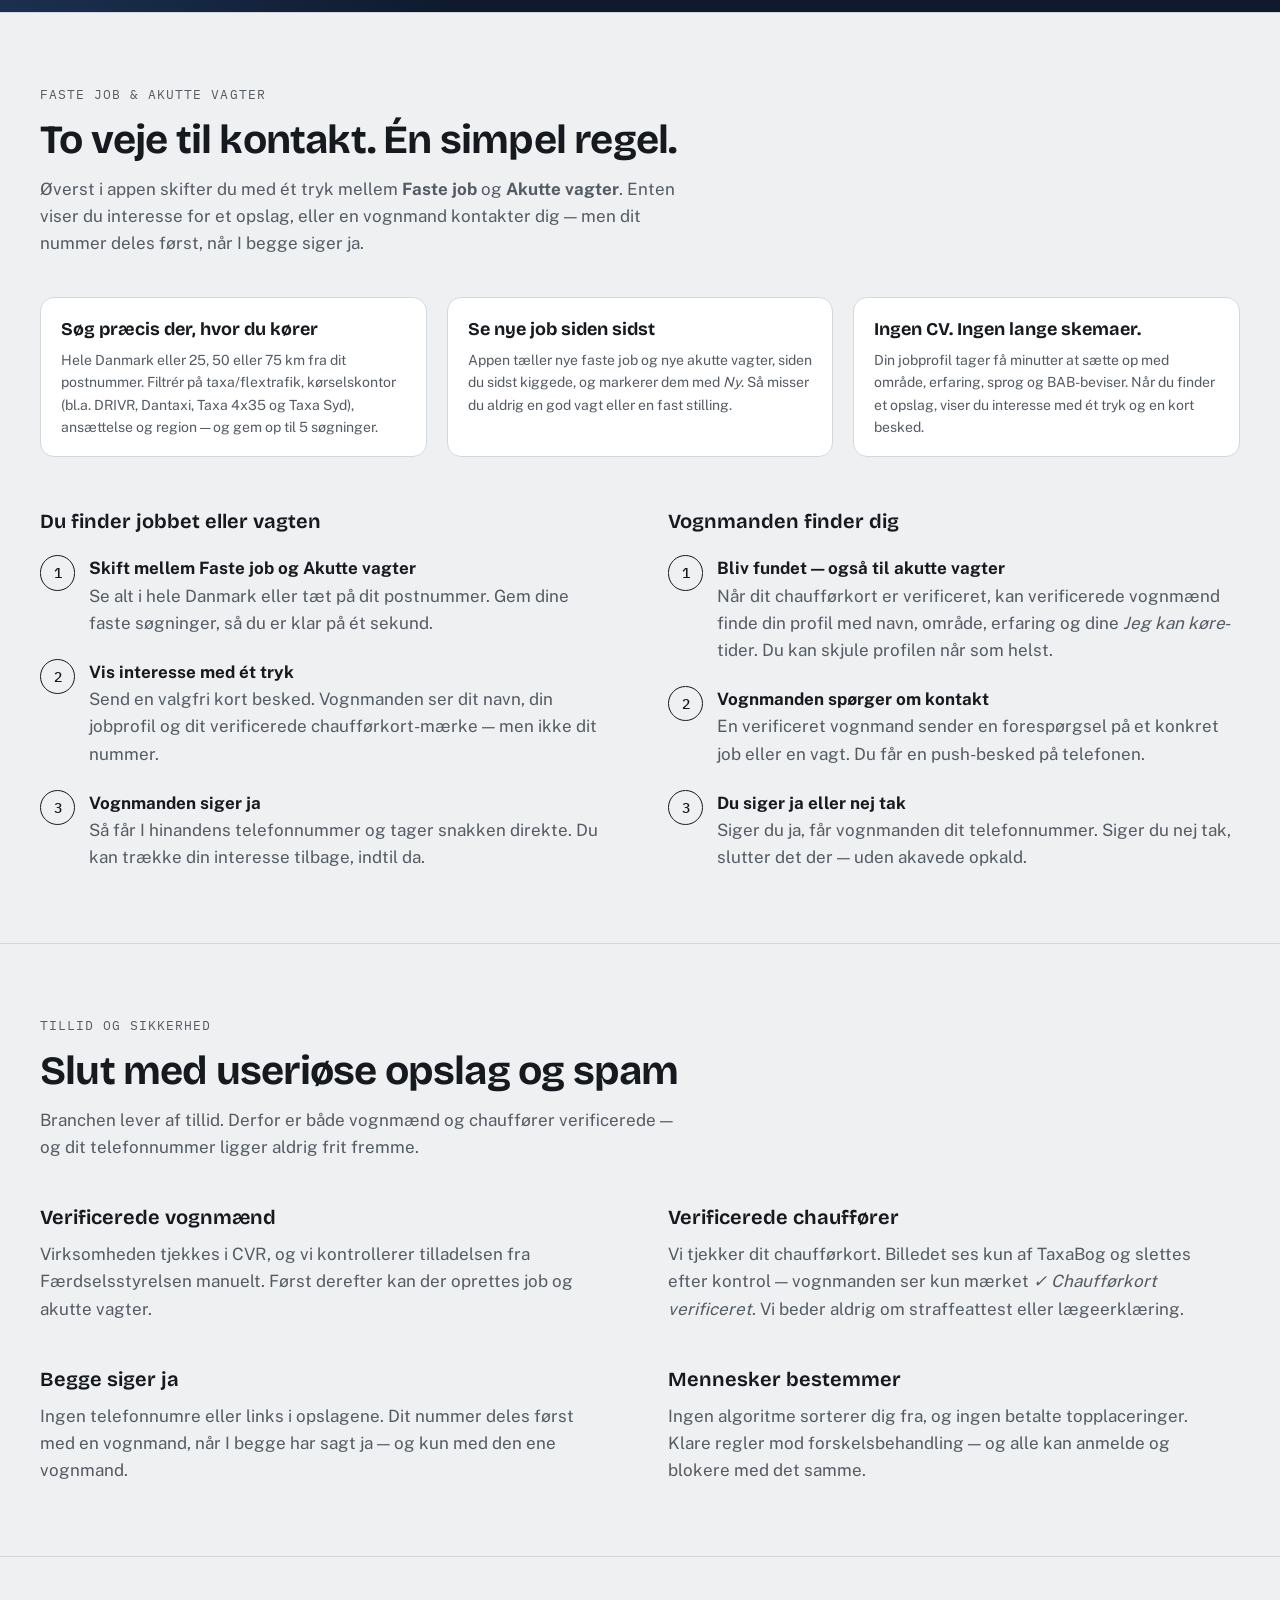
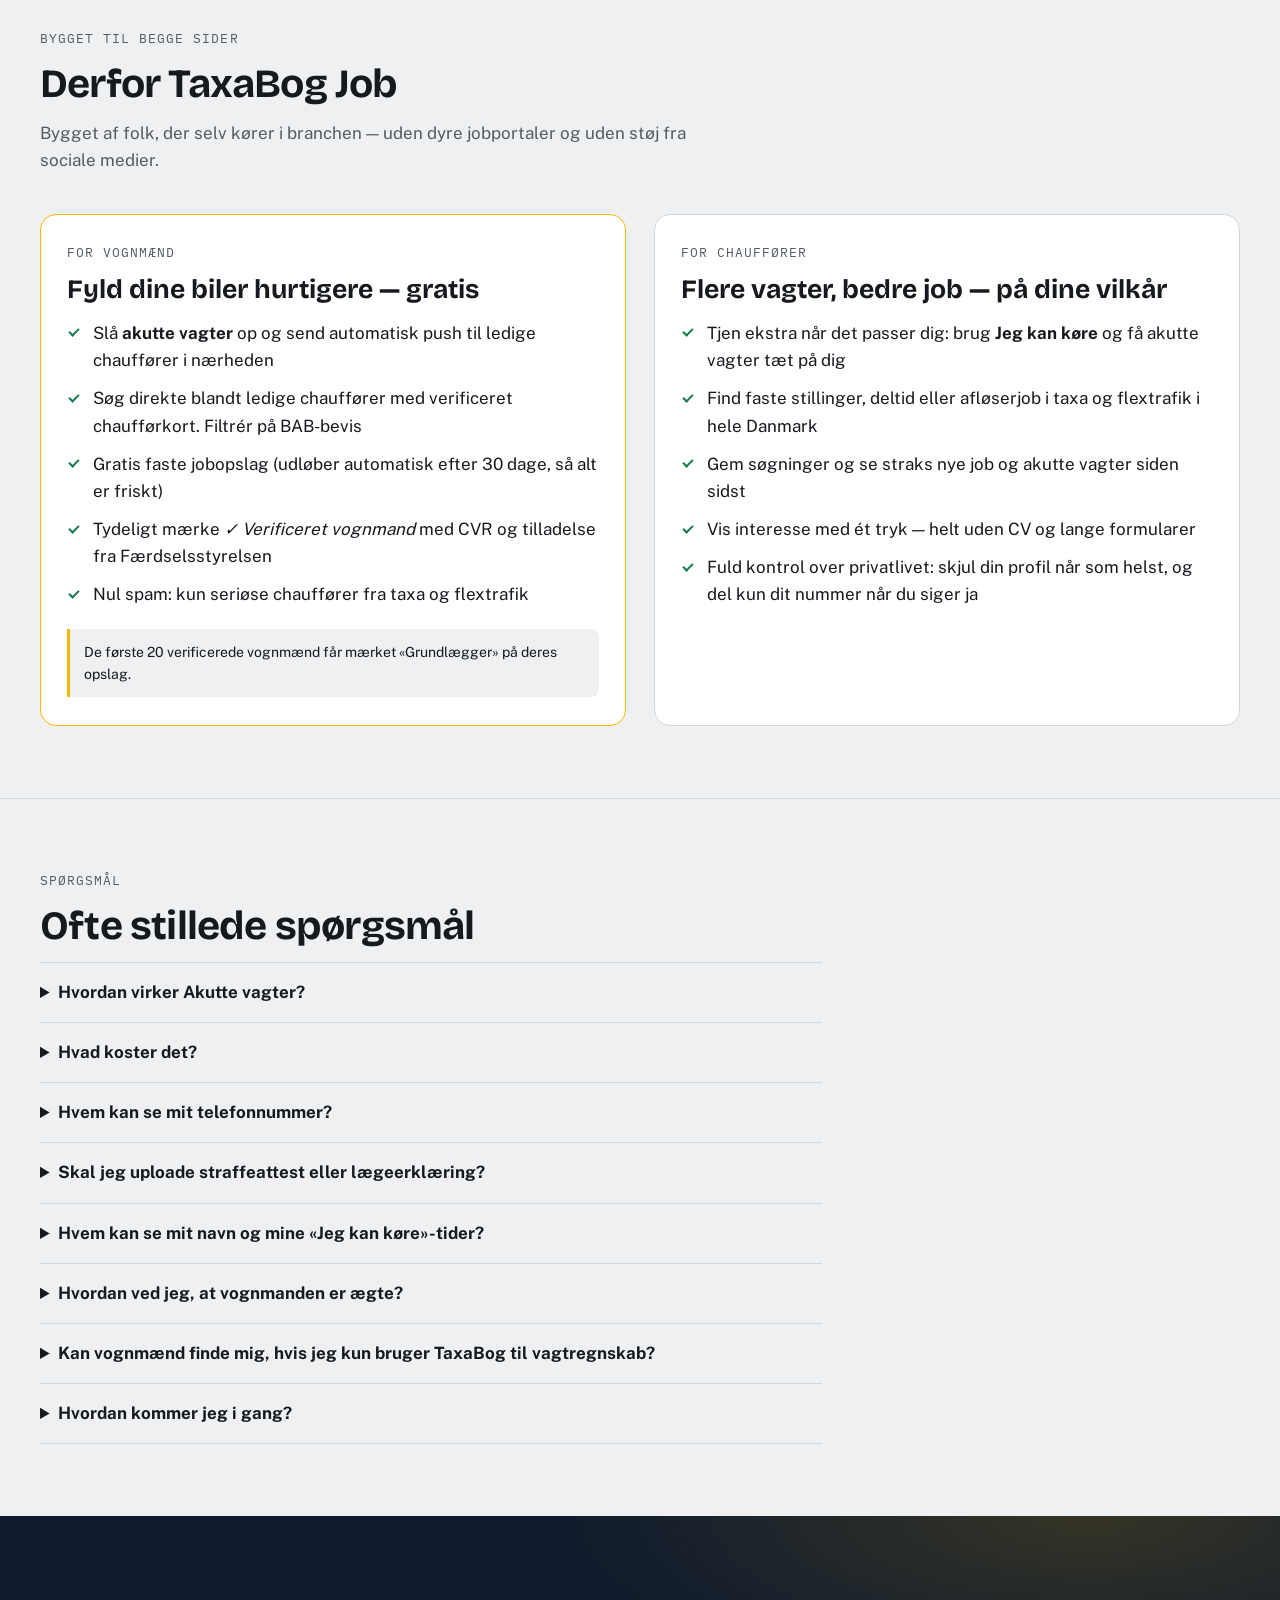
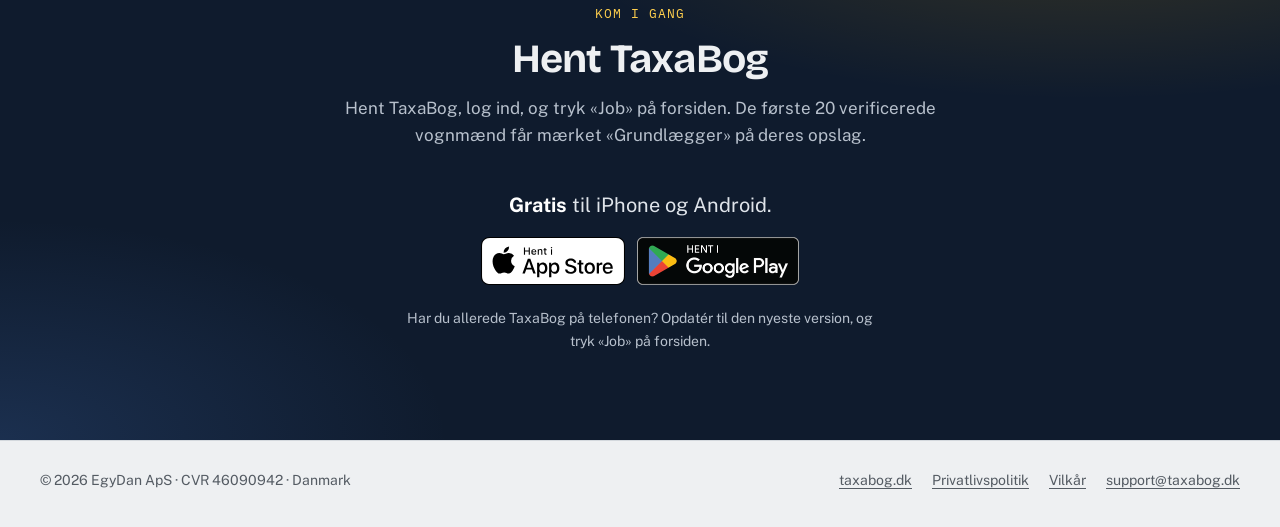
<file: job/index.html>
<!doctype html>
<html lang="da">
<head>
<meta charset="utf-8">
<meta name="viewport" content="width=device-width, initial-scale=1, viewport-fit=cover">
<title>TaxaBog Job · Akutte vagter og faste job i taxa og flextrafik</title>
<meta name="description" content="Mangler du en chauffør i morgen — eller en ekstra vagt? TaxaBog Job samler akutte vagter og faste job i taxa og flextrafik hos verificerede vognmænd. Dit nummer deles først, når I begge siger ja. Gratis.">
<link rel="canonical" href="https://taxabog.dk/job/">

<meta property="og:type" content="website">
<meta property="og:url" content="https://taxabog.dk/job/">
<meta property="og:title" content="TaxaBog Job · Akutte vagter og faste job i taxa og flextrafik">
<meta property="og:description" content="Akutte vagter med push til ledige chauffører i nærheden — og faste job i hele Danmark. Verificerede vognmænd, tjekket chaufførkort, 100 % gratis.">
<meta property="og:image" content="https://taxabog.dk/img/og-job.png">
<meta property="og:image:width" content="1200">
<meta property="og:image:height" content="630">
<meta property="og:locale" content="da_DK">
<meta property="og:site_name" content="TaxaBog">
<meta name="twitter:card" content="summary_large_image">
<meta name="twitter:image" content="https://taxabog.dk/img/og-job.png">

<meta name="theme-color" content="#111316" media="(prefers-color-scheme: dark)">
<meta name="theme-color" content="#eef0f2" media="(prefers-color-scheme: light)">
<link rel="icon" type="image/png" sizes="32x32" href="../img/favicon-32.png">
<link rel="apple-touch-icon" href="../img/app-icon-180.png">
<link rel="preload" href="../fonts/bricolage-grotesque-latin-wght-normal.woff2" as="font" type="font/woff2" crossorigin>
<link rel="stylesheet" href="../style.css?v=20261106b">
<style>
  /* TaxaBog Job page only */
  .job-hero { display: grid; grid-template-columns: minmax(0, 1.15fr) minmax(0, 0.85fr); gap: 56px; align-items: center; }
  .soon {
    display: inline-flex; align-items: center; gap: 8px;
    font-family: var(--mono); font-size: 0.75rem; font-weight: 500; letter-spacing: 0.08em; text-transform: uppercase;
    background: var(--signal); color: var(--signal-ink); padding: 4px 10px; border-radius: 4px; margin: 0 0 18px;
  }
  .job-hero .actions { margin-top: 4px; }

  /* Hero mock card: mirrors the real in-app switch + Akut vagt card */
  .jobcard-wrap { max-width: 400px; width: 100%; justify-self: center; }
  .seg-mock {
    display: grid; grid-template-columns: 1fr 1fr; gap: 4px;
    background: var(--surface); border: 1px solid var(--line); border-radius: 12px;
    padding: 4px; margin: 0 0 14px; font-size: 0.84rem; font-weight: 700;
  }
  .seg-item {
    display: flex; align-items: center; justify-content: center; gap: 6px;
    padding: 9px 10px; border-radius: 8px; color: var(--muted); text-align: center;
  }
  .seg-item.is-active { background: var(--signal); color: var(--signal-ink); }
  .seg-count {
    font-family: var(--mono); font-size: 0.72rem; line-height: 1;
    background: rgba(17, 19, 22, 0.16); color: var(--signal-ink);
    padding: 3px 6px; border-radius: 999px;
  }

  .jobcard {
    background: var(--surface); border: 1px solid var(--line); border-radius: 14px;
    box-shadow: 0 18px 40px -24px rgba(0, 0, 0, 0.35);
    padding: 20px 20px 18px; margin: 0;
    transform: rotate(-1deg);
  }
  @media (prefers-reduced-motion: no-preference) {
    .jobcard { transition: transform 0.35s ease; }
    .jobcard:hover { transform: rotate(0deg); }
  }
  .jobcard-co { display: flex; align-items: center; justify-content: space-between; gap: 10px;
                font-size: var(--step--1); color: var(--muted); margin: 0 0 10px; }
  .badge-ok { font-weight: 600; color: var(--good); white-space: nowrap; }
  .jobcard-tags { display: flex; flex-wrap: wrap; gap: 6px; margin: 0 0 10px; }
  .pill-akut {
    font-family: var(--mono); font-size: 0.72rem; font-weight: 600; letter-spacing: 0.06em; text-transform: uppercase;
    background: var(--signal); color: var(--signal-ink); padding: 3px 8px; border-radius: 4px;
  }
  .pill-new {
    font-family: var(--mono); font-size: 0.72rem; font-weight: 600; letter-spacing: 0.06em; text-transform: uppercase;
    border: 1px solid var(--signal); color: var(--ink); padding: 2px 8px; border-radius: 4px;
  }
  .jobcard h3 { font-family: var(--display); font-weight: 700; font-size: var(--step-1); line-height: 1.2; margin: 0 0 6px; }
  .jobcard-shift {
    font-family: var(--mono); font-size: 0.84rem; font-weight: 500;
    color: var(--ink); background: var(--bg); border: 1px solid var(--line);
    border-radius: 8px; padding: 8px 11px; margin: 0 0 12px;
  }
  .jobcard-place { margin: 0 0 12px; color: var(--muted); font-size: var(--step--1); }
  .chips { display: flex; flex-wrap: wrap; gap: 6px; margin: 0 0 16px; padding: 0; list-style: none; }
  .chips li { font-family: var(--mono); font-size: 0.75rem; border: 1px solid var(--line); border-radius: 4px; padding: 2px 7px; }
  .jobcard-btn { display: block; text-align: center; background: var(--signal); color: var(--signal-ink);
                 font-weight: 700; border-radius: 999px; padding: 11px 16px; font-size: var(--step--1); }
  .jobcard-note { margin: 10px 0 0; font-size: 0.8rem; color: var(--muted); text-align: center; }

  /* Akutte vagter dark spotlight band */
  .akut-band { padding-block: 80px; }
  .akut-grid { display: grid; grid-template-columns: repeat(2, minmax(0, 1fr)); gap: 24px; margin-top: 32px; }
  .akut-card {
    background: rgba(255, 255, 255, 0.045);
    border: 1px solid rgba(255, 255, 255, 0.12);
    border-radius: 16px;
    padding: 26px 26px 24px;
    display: flex; flex-direction: column; gap: 14px;
  }
  .akut-role {
    font-family: var(--mono); font-size: 0.75rem; letter-spacing: 0.08em; text-transform: uppercase;
    color: #ffcf4d; margin: 0;
  }
  .akut-card h3 {
    font-family: var(--display); font-weight: 700; font-size: clamp(1.3rem, 2vw, 1.55rem);
    line-height: 1.18; color: #fff; margin: 0;
  }
  .akut-card > p { margin: 0; color: #c7d0db; }
  .akut-card .ticks { max-width: none; color: #dfe5ec; gap: 10px; }
  .akut-card .ticks li::before { border-color: #ffcf4d; }

  .akut-strip {
    display: grid; grid-template-columns: repeat(2, minmax(0, 1fr)); gap: 16px;
    margin-top: 24px;
  }
  .akut-preview {
    background: rgba(8, 13, 22, 0.65);
    border: 1px solid rgba(255, 207, 77, 0.3);
    border-radius: 12px;
    padding: 14px 16px;
    display: flex; align-items: flex-start; gap: 12px;
  }
  .akut-dot {
    width: 10px; height: 10px; border-radius: 50%; background: var(--signal);
    flex: none; margin-top: 6px; box-shadow: 0 0 0 4px rgba(255, 184, 0, 0.22);
  }
  .akut-dot.is-green { background: #4cc38a; box-shadow: 0 0 0 4px rgba(76, 195, 138, 0.2); }
  .akut-preview-label {
    font-family: var(--mono); font-size: 0.72rem; letter-spacing: 0.06em; text-transform: uppercase;
    color: #ffcf4d; display: block; margin-bottom: 2px;
  }
  .akut-preview strong { display: block; color: #fff; font-size: 0.96rem; }
  .akut-preview span { display: block; color: #b7c0cc; font-size: 0.86rem; }

  /* 3-up highlight strip for Faste job + smart search */
  .highlights {
    display: grid; grid-template-columns: repeat(3, minmax(0, 1fr)); gap: 20px;
    margin: 0 0 48px;
  }
  .highlight-card {
    background: var(--surface); border: 1px solid var(--line); border-radius: 14px;
    padding: 20px 20px 18px;
  }
  .highlight-card h3 {
    font-family: var(--display); font-weight: 700; font-size: 1.12rem; line-height: 1.25;
    margin: 0 0 8px;
  }
  .highlight-card p { margin: 0; color: var(--muted); font-size: var(--step--1); }

  .two-paths { display: grid; grid-template-columns: repeat(2, minmax(0, 1fr)); gap: 40px 56px; }
  .two-paths h3 { font-family: var(--display); font-weight: 650; font-size: var(--step-1); margin: 0 0 18px; }

  /* Side-by-side value lists for vognmænd and chauffører */
  .role-cards { display: grid; grid-template-columns: repeat(2, minmax(0, 1fr)); gap: 28px; }
  .role-card {
    background: var(--surface); border: 1px solid var(--line); border-radius: 16px;
    padding: 28px 26px;
  }
  .role-card.is-featured { border-color: var(--signal); }
  .role-card .eyebrow { margin: 0 0 10px; }
  .role-card h3 {
    font-family: var(--display); font-weight: 700; font-size: clamp(1.3rem, 2.2vw, 1.65rem);
    line-height: 1.15; margin: 0 0 16px;
  }
  .role-card .ticks { gap: 11px; }
  .founder-note {
    margin: 20px 0 0; padding: 12px 14px; border-left: 3px solid var(--signal);
    background: var(--bg); border-radius: 0 8px 8px 0;
    font-size: var(--step--1); color: var(--ink);
  }

  .faq { max-width: 46em; }
  .faq details { border-top: 1px solid var(--line); padding: 16px 0; }
  .faq details:last-child { border-bottom: 1px solid var(--line); }
  .faq summary { font-weight: 700; cursor: pointer; }
  .faq details p { color: var(--muted); margin: 8px 0 0; }

  .job-cta { text-align: center; }
  .job-cta .section-intro { margin-inline: auto; }
  .job-cta .actions { justify-content: center; }
  .job-cta .demo-cta { flex-direction: column; justify-content: center; align-items: center; text-align: center; }
  .job-cta-foot { margin: 22px auto 0; max-width: 34em; font-size: var(--step--1); color: #b7c0cc; }
  .demo-band .btn-ghost { color: #eef0f2; border-color: #eef0f2; }
  .demo-band .btn-ghost:hover { background: rgba(255, 255, 255, 0.08); }

  @media (max-width: 820px) {
    .job-hero, .akut-grid, .akut-strip, .highlights, .two-paths, .role-cards {
      grid-template-columns: minmax(0, 1fr); gap: 24px;
    }
    .job-hero { gap: 36px; }
    .jobcard { transform: none; }
    .akut-band { padding-block: 56px; }
    .akut-card, .role-card { padding: 22px 20px; }
  }
</style>
</head>
<body>
<header class="site-header">
  <div class="wrap">
    <a class="brand" href="../">
      <img class="brand-icon" src="../img/app-icon-128.png" width="34" height="34" alt="">
      <span class="brand-mark">TaxaBog</span>
    </a>
    <nav class="nav" aria-label="Menu">
      <a href="#akut">Akutte vagter</a>
      <a href="#saadan">Sådan virker det</a>
      <a href="#tillid">Tillid</a>
      <a href="#faq">Spørgsmål</a>
    </nav>
    <a class="nav-cta" href="../hent/">Hent appen</a>
  </div>
</header>

<main>
<div class="hero">
  <div class="wrap">
    <div class="job-hero">
      <div>
        <p class="soon">Åbent i hele Danmark</p>
        <h1>Mangler du en chauffør i morgen? Eller en <span class="hl">ekstra vagt</span>?</h1>
        <p class="lead">TaxaBog Job samler <strong>akutte vagter</strong> og <strong>faste job</strong> i taxa og flextrafik i hele Danmark. Kun verificerede vognmænd, og chauffører kan få deres chaufførkort tjekket — og dit telefonnummer deles først, når I begge siger ja.</p>
        <div class="actions">
          <a class="btn btn-primary" href="../hent/">Hent appen</a>
        </div>
        <p class="status">100 % gratis for både chauffører og vognmænd · Direkte i TaxaBog-appen</p>
      </div>
      <div class="jobcard-wrap">
        <div class="seg-mock" aria-hidden="true">
          <span class="seg-item">Faste job</span>
          <span class="seg-item is-active">Akutte vagter <span class="seg-count">2</span></span>
        </div>
        <figure class="jobcard" aria-label="Eksempel på en akut vagt i TaxaBog Job">
          <p class="jobcard-co"><span>Eksempel Taxi ApS</span><span class="badge-ok">✓ Verificeret vognmand</span></p>
          <div class="jobcard-tags">
            <span class="pill-akut">Akut</span>
            <span class="pill-new">Ny</span>
          </div>
          <h3>Fredagsvagt — bil klar kl. 16</h3>
          <p class="jobcard-shift">Fre. 16:00–02:00 · Odense (5000)</p>
          <ul class="chips">
            <li>Taxa</li><li>Bil stilles til rådighed</li><li>Procent</li>
          </ul>
          <span class="jobcard-btn" aria-hidden="true">Vis interesse</span>
          <p class="jobcard-note">Eksempel. Firmaet og vagten er opdigtet.</p>
        </figure>
      </div>
    </div>
  </div>
</div>

<section id="akut" class="demo-band akut-band">
  <div class="wrap">
    <p class="eyebrow">Højdepunkt · Akutte vagter</p>
    <h2>Sygemelding kl. 22? Hold bilen på gaden.</h2>
    <p class="section-intro">En tom vogn koster penge hver time, den holder stille. Slut med desperate opslag i Facebook-grupper og 20 forgæves opkald: i TaxaBog Job matcher ledige biler og ledige chauffører direkte i taxa og flextrafik.</p>

    <div class="akut-grid">
      <div class="akut-card">
        <p class="akut-role">Til vognmænd</p>
        <h3>Slå en akut vagt op på under et minut</h3>
        <p>Skriv hvornår bilen skal køre, hvor den holder, og om det er taxa eller flextrafik — så gør appen arbejdet for dig.</p>
        <ul class="ticks">
          <li><strong>Automatisk push-besked</strong> til ledige chauffører i dit område, der har meldt sig fri i præcis det tidsrum</li>
          <li><strong>Se ledige chauffører med det samme:</strong> skift til <em>Akutte vagter</em> under <em>Find chauffører</em>, og filtrér på dato, afstand, taxa/flex og BAB-bevis</li>
          <li>Opret op til 5 konkrete vagttider i samme opslag — op til 14 dage frem</li>
          <li>Opslaget lukker automatisk, når vagten er overstået — aldrig gamle spøgelsesopslag</li>
        </ul>
      </div>

      <div class="akut-card">
        <p class="akut-role">Til chauffører</p>
        <h3>Sig «Jeg kan køre» — og få vagterne i lommen</h3>
        <p>Har du en fri weekend, en ledig aften eller plads til ekstra timer i næste uge? Fortæl appen, hvornår du er klar.</p>
        <ul class="ticks">
          <li><strong>Vælg dine egne dage og tider</strong> op til 14 dage frem — også nattevagter over midnat</li>
          <li><strong>Kun vagter i dit område:</strong> vælg selv 25, 50 eller 75 km radius omkring dit postnummer</li>
          <li><strong>Push når der mangler en chauffør nær dig</strong> — højst 3 beskeder om dagen, så telefonen ikke koger over</li>
          <li>Verificerede vognmænd kan se dine ledige tider og spørge dig direkte — men dit nummer deles først, når du siger ja</li>
        </ul>
      </div>
    </div>

    <div class="akut-strip" aria-label="Eksempler på hvordan akutte vagter vises i appen">
      <div class="akut-preview">
        <span class="akut-dot" aria-hidden="true"></span>
        <div>
          <span class="akut-preview-label">Push til ledige chauffører</span>
          <strong>Akut vagt nær dig · Odense</strong>
          <span>Fre. 16:00–02:00 · 12 km væk · Tryk for at se vagten</span>
        </div>
      </div>
      <div class="akut-preview">
        <span class="akut-dot is-green" aria-hidden="true"></span>
        <div>
          <span class="akut-preview-label">Vognmanden ser under «Akutte vagter»</span>
          <strong>Ledig: Lør. 18:00–04:00 · + 1 dag</strong>
          <span>✓ Chaufførkort verificeret · Taxa &amp; Flextrafik · BAB 1–2</span>
        </div>
      </div>
    </div>
  </div>
</section>

<section id="saadan">
  <div class="wrap">
    <p class="eyebrow">Faste job &amp; akutte vagter</p>
    <h2>To veje til kontakt. Én simpel regel.</h2>
    <p class="section-intro">Øverst i appen skifter du med ét tryk mellem <strong>Faste job</strong> og <strong>Akutte vagter</strong>. Enten viser du interesse for et opslag, eller en vognmand kontakter dig — men dit nummer deles først, når I begge siger ja.</p>

    <div class="highlights">
      <div class="highlight-card">
        <h3>Søg præcis der, hvor du kører</h3>
        <p>Hele Danmark eller 25, 50 eller 75 km fra dit postnummer. Filtrér på taxa/flextrafik, kørselskontor (bl.a. DRIVR, Dantaxi, Taxa 4x35 og Taxa Syd), ansættelse og region — og gem op til 5 søgninger.</p>
      </div>
      <div class="highlight-card">
        <h3>Se nye job siden sidst</h3>
        <p>Appen tæller nye faste job og nye akutte vagter, siden du sidst kiggede, og markerer dem med <em>Ny</em>. Så misser du aldrig en god vagt eller en fast stilling.</p>
      </div>
      <div class="highlight-card">
        <h3>Ingen CV. Ingen lange skemaer.</h3>
        <p>Din jobprofil tager få minutter at sætte op med område, erfaring, sprog og BAB-beviser. Når du finder et opslag, viser du interesse med ét tryk og en kort besked.</p>
      </div>
    </div>

    <div class="two-paths">
      <div>
        <h3>Du finder jobbet eller vagten</h3>
        <ol class="steps">
          <li><div><strong>Skift mellem Faste job og Akutte vagter</strong><span>Se alt i hele Danmark eller tæt på dit postnummer. Gem dine faste søgninger, så du er klar på ét sekund.</span></div></li>
          <li><div><strong>Vis interesse med ét tryk</strong><span>Send en valgfri kort besked. Vognmanden ser dit navn, din jobprofil og dit verificerede chaufførkort-mærke — men ikke dit nummer.</span></div></li>
          <li><div><strong>Vognmanden siger ja</strong><span>Så får I hinandens telefonnummer og tager snakken direkte. Du kan trække din interesse tilbage, indtil da.</span></div></li>
        </ol>
      </div>
      <div>
        <h3>Vognmanden finder dig</h3>
        <ol class="steps">
          <li><div><strong>Bliv fundet — også til akutte vagter</strong><span>Når dit chaufførkort er verificeret, kan verificerede vognmænd finde din profil med navn, område, erfaring og dine <em>Jeg kan køre</em>-tider. Du kan skjule profilen når som helst.</span></div></li>
          <li><div><strong>Vognmanden spørger om kontakt</strong><span>En verificeret vognmand sender en forespørgsel på et konkret job eller en vagt. Du får en push-besked på telefonen.</span></div></li>
          <li><div><strong>Du siger ja eller nej tak</strong><span>Siger du ja, får vognmanden dit telefonnummer. Siger du nej tak, slutter det der — uden akavede opkald.</span></div></li>
        </ol>
      </div>
    </div>
  </div>
</section>

<section id="tillid">
  <div class="wrap">
    <p class="eyebrow">Tillid og sikkerhed</p>
    <h2>Slut med useriøse opslag og spam</h2>
    <p class="section-intro">Branchen lever af tillid. Derfor er både vognmænd og chauffører verificerede — og dit telefonnummer ligger aldrig frit fremme.</p>
    <div class="features">
      <div class="feature">
        <h3>Verificerede vognmænd</h3>
        <p>Virksomheden tjekkes i CVR, og vi kontrollerer tilladelsen fra Færdselsstyrelsen manuelt. Først derefter kan der oprettes job og akutte vagter.</p>
      </div>
      <div class="feature">
        <h3>Verificerede chauffører</h3>
        <p>Vi tjekker dit chaufførkort. Billedet ses kun af TaxaBog og slettes efter kontrol — vognmanden ser kun mærket <em>✓ Chaufførkort verificeret</em>. Vi beder aldrig om straffeattest eller lægeerklæring.</p>
      </div>
      <div class="feature">
        <h3>Begge siger ja</h3>
        <p>Ingen telefonnumre eller links i opslagene. Dit nummer deles først med en vognmand, når I begge har sagt ja — og kun med den ene vognmand.</p>
      </div>
      <div class="feature">
        <h3>Mennesker bestemmer</h3>
        <p>Ingen algoritme sorterer dig fra, og ingen betalte topplaceringer. Klare regler mod forskelsbehandling — og alle kan anmelde og blokere med det samme.</p>
      </div>
    </div>
  </div>
</section>

<section id="fordele">
  <div class="wrap">
    <p class="eyebrow">Bygget til begge sider</p>
    <h2>Derfor TaxaBog Job</h2>
    <p class="section-intro">Bygget af folk, der selv kører i branchen — uden dyre jobportaler og uden støj fra sociale medier.</p>

    <div class="role-cards">
      <div class="role-card is-featured">
        <p class="eyebrow">For vognmænd</p>
        <h3>Fyld dine biler hurtigere — gratis</h3>
        <ul class="ticks">
          <li>Slå <strong>akutte vagter</strong> op og send automatisk push til ledige chauffører i nærheden</li>
          <li>Søg direkte blandt ledige chauffører med verificeret chaufførkort. Filtrér på BAB-bevis</li>
          <li>Gratis faste jobopslag (udløber automatisk efter 30 dage, så alt er friskt)</li>
          <li>Tydeligt mærke <em>✓ Verificeret vognmand</em> med CVR og tilladelse fra Færdselsstyrelsen</li>
          <li>Nul spam: kun seriøse chauffører fra taxa og flextrafik</li>
        </ul>
        <p class="founder-note">De første 20 verificerede vognmænd får mærket «Grundlægger» på deres opslag.</p>
      </div>

      <div class="role-card">
        <p class="eyebrow">For chauffører</p>
        <h3>Flere vagter, bedre job — på dine vilkår</h3>
        <ul class="ticks">
          <li>Tjen ekstra når det passer dig: brug <strong>Jeg kan køre</strong> og få akutte vagter tæt på dig</li>
          <li>Find faste stillinger, deltid eller afløserjob i taxa og flextrafik i hele Danmark</li>
          <li>Gem søgninger og se straks nye job og akutte vagter siden sidst</li>
          <li>Vis interesse med ét tryk — helt uden CV og lange formularer</li>
          <li>Fuld kontrol over privatlivet: skjul din profil når som helst, og del kun dit nummer når du siger ja</li>
        </ul>
      </div>
    </div>
  </div>
</section>

<section id="faq">
  <div class="wrap">
    <p class="eyebrow">Spørgsmål</p>
    <h2>Ofte stillede spørgsmål</h2>
    <div class="faq">
      <details><summary>Hvordan virker Akutte vagter?</summary><p>En verificeret vognmand slår en konkret vagt op med dato, klokkeslæt og postnummer (op til 14 dage frem). Chauffører i nærheden, der har markeret sig fri i <em>Jeg kan køre</em>, får automatisk en push-besked (højst 3 om dagen). Vognmanden kan også se ledige chauffører direkte og spørge dem om kontakt. Når vagten er forbi, udløber opslaget automatisk.</p></details>
      <details><summary>Hvad koster det?</summary><p>Intet. TaxaBog og hele jobportalen — både akutte vagter og faste job — er 100 % gratis for både chauffører og vognmænd.</p></details>
      <details><summary>Hvem kan se mit telefonnummer?</summary><p>Kun en vognmand, du har sagt ja til. Viser du interesse for et opslag, deles nummeret først, når vognmanden også siger ja. Spørger en vognmand dig direkte, deles det kun, hvis du trykker ja.</p></details>
      <details><summary>Skal jeg uploade straffeattest eller lægeerklæring?</summary><p>Nej. Vi verificerer kun dit chaufførkort: billedet ses udelukkende af TaxaBog og slettes efter kontrol. Vognmanden ser kun mærket <em>✓ Chaufførkort verificeret</em>.</p></details>
      <details><summary>Hvem kan se mit navn og mine «Jeg kan køre»-tider?</summary><p>En verificeret vognmand, når du har vist interesse for et af deres opslag — eller når dit chaufførkort er verificeret og din jobprofil er synlig. Du kan skjule profilen eller fjerne dine ledige tider når som helst. Dit telefonnummer ser de aldrig, før I begge siger ja.</p></details>
      <details><summary>Hvordan ved jeg, at vognmanden er ægte?</summary><p>Virksomheden tjekkes i CVR, og vi kontrollerer tilladelsen fra Færdselsstyrelsen, før der kan oprettes opslag eller søges blandt chauffører. Oplever du noget forkert, kan du anmelde og blokere med det samme.</p></details>
      <details><summary>Kan vognmænd finde mig, hvis jeg kun bruger TaxaBog til vagtregnskab?</summary><p>Nej. Jobprofilen er helt valgfri. Bruger du kun TaxaBog til vagtregnskab og Kørselstid, kan ingen vognmænd se dig.</p></details>
      <details><summary>Hvordan kommer jeg i gang?</summary><p>Hent TaxaBog, log ind, og tryk «Job» på forsiden.</p></details>
    </div>
  </div>
</section>

<section id="hent" class="demo-band job-cta">
  <div class="wrap">
    <p class="eyebrow">Kom i gang</p>
    <h2>Hent TaxaBog</h2>
    <p class="section-intro">Hent TaxaBog, log ind, og tryk «Job» på forsiden. De første 20 verificerede vognmænd får mærket «Grundlægger» på deres opslag.</p>
    <div class="demo-cta">
      <p><strong>Gratis</strong> til iPhone og Android.</p>
      <div class="actions">
        <a class="store-badge" href="https://apps.apple.com/app/taxabog-vagtregnskab/id6820941732" target="_blank" rel="noopener">
          <img src="../img/app-store-badge-da-white.svg" width="144" height="48" alt="Hent i App Store">
        </a>
        <a class="store-badge" href="https://play.google.com/store/apps/details?id=dk.egydan.taxabog" target="_blank" rel="noopener">
          <img src="../img/google-play-badge-da.png" width="162" height="48" alt="Hent i Google Play">
        </a>
      </div>
    </div>
    <p class="job-cta-foot">Har du allerede TaxaBog på telefonen? Opdatér til den nyeste version, og tryk «Job» på forsiden.</p>
  </div>
</section>
</main>

<footer class="site-footer">
  <div class="wrap">
    <span>© 2026 EgyDan ApS · CVR 46090942 · Danmark</span>
    <nav aria-label="Juridisk">
      <a href="../">taxabog.dk</a>
      <a href="../privatlivspolitik/">Privatlivspolitik</a>
      <a href="../vilkaar/">Vilkår</a>
      <a href="mailto:support@taxabog.dk">support@taxabog.dk</a>
    </nav>
  </div>
</footer>
</body>
</html>
</file>
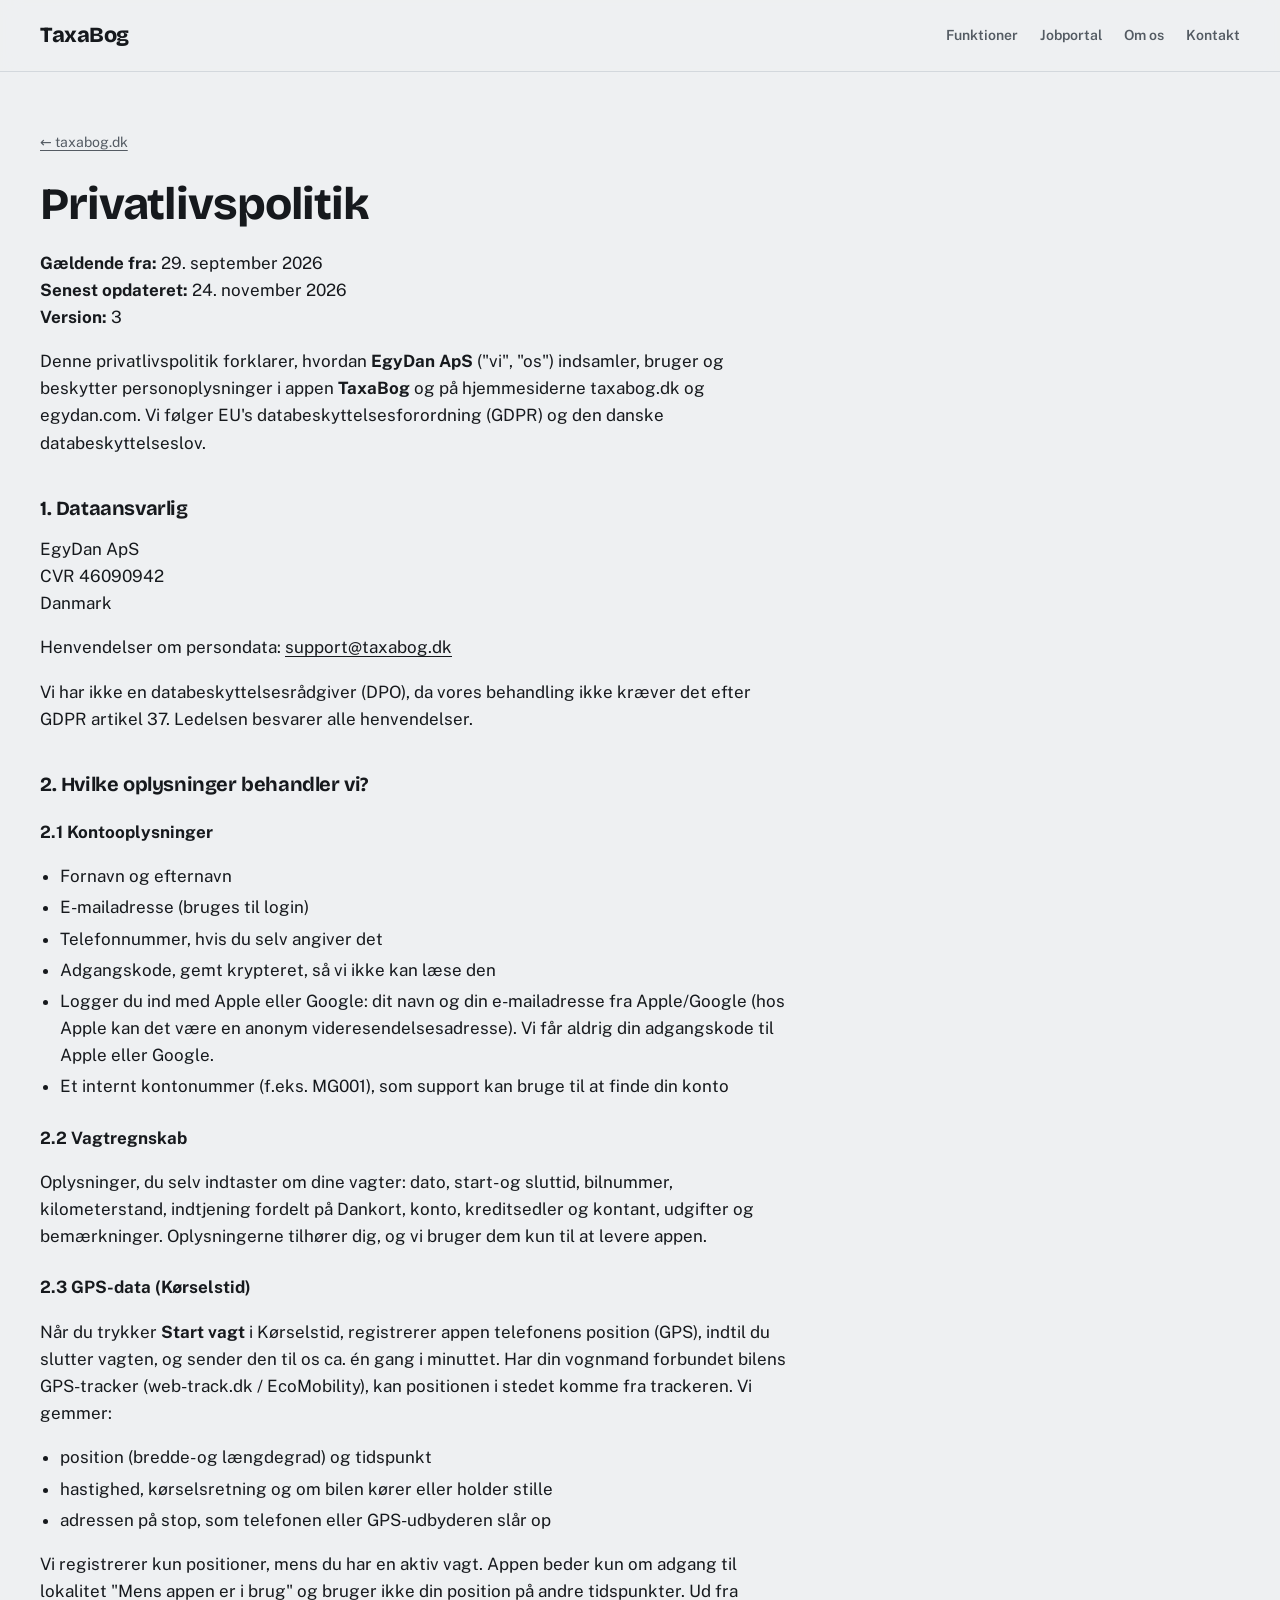
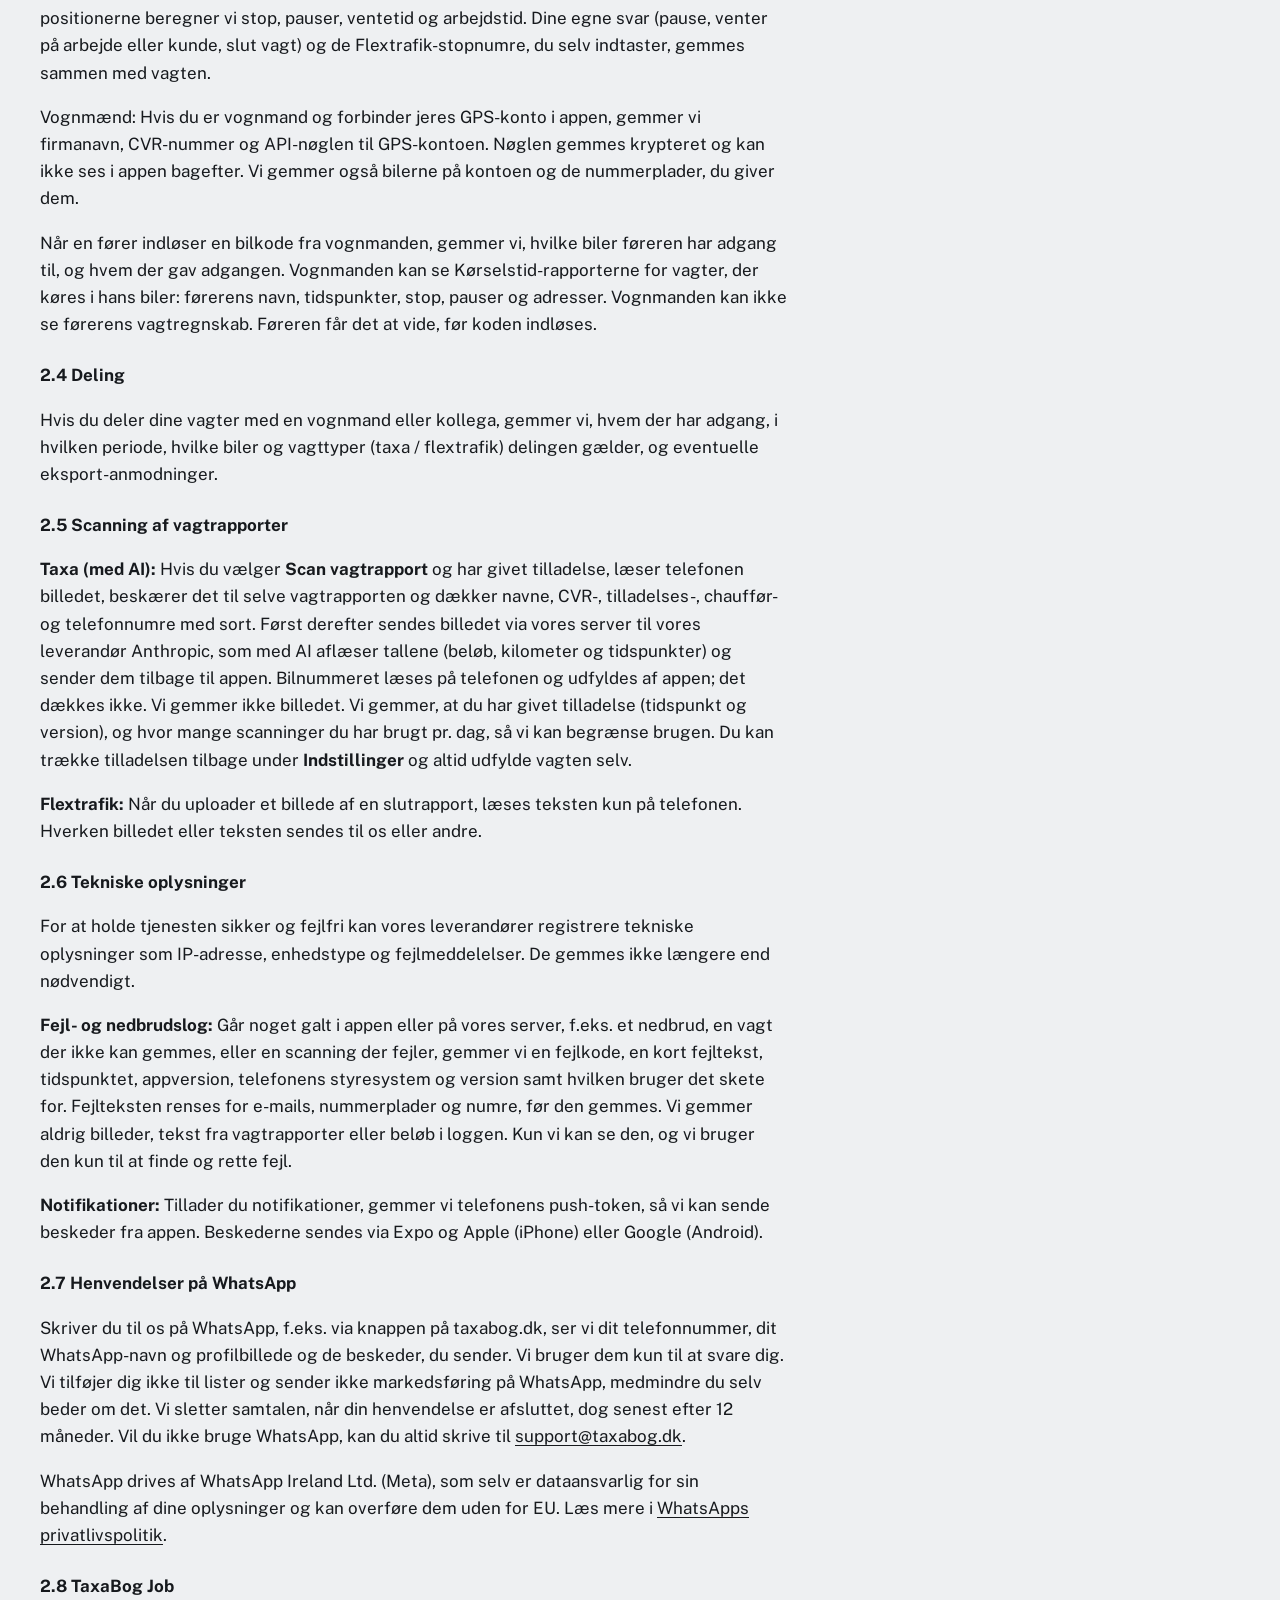
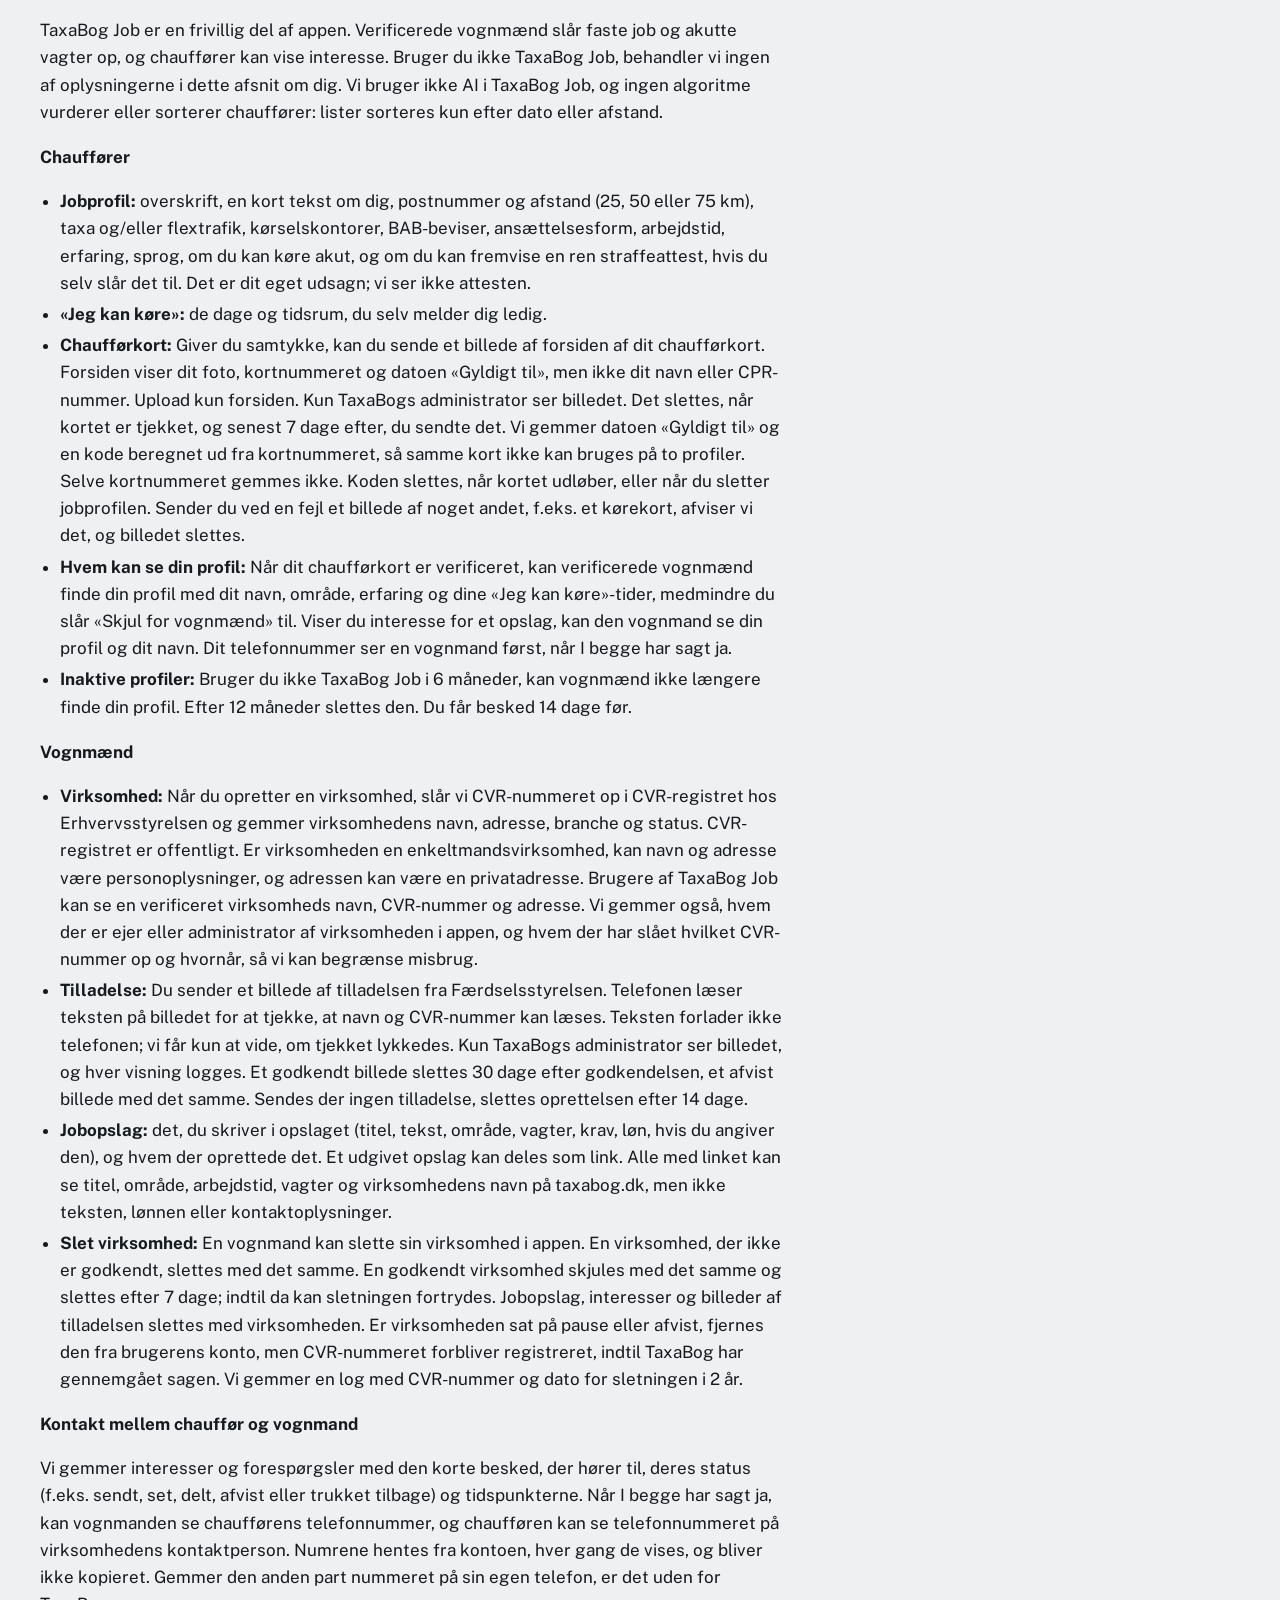
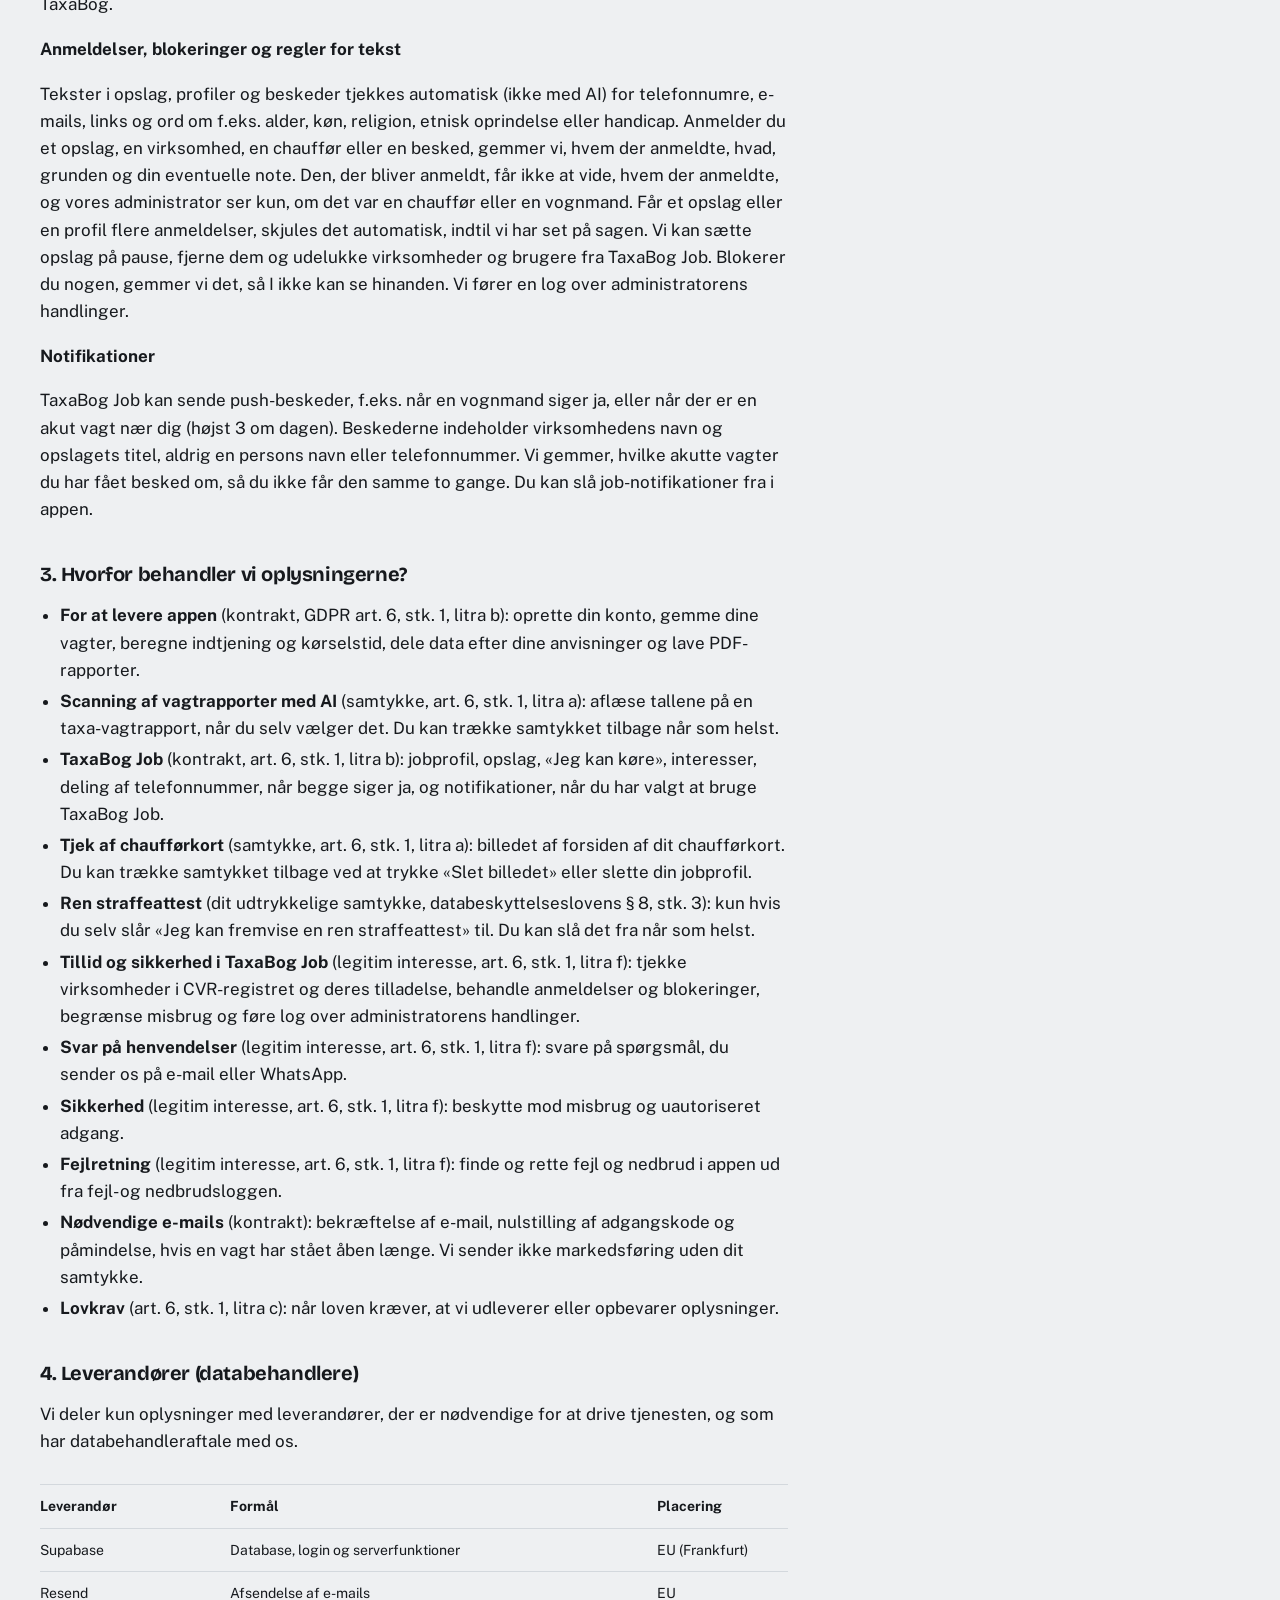
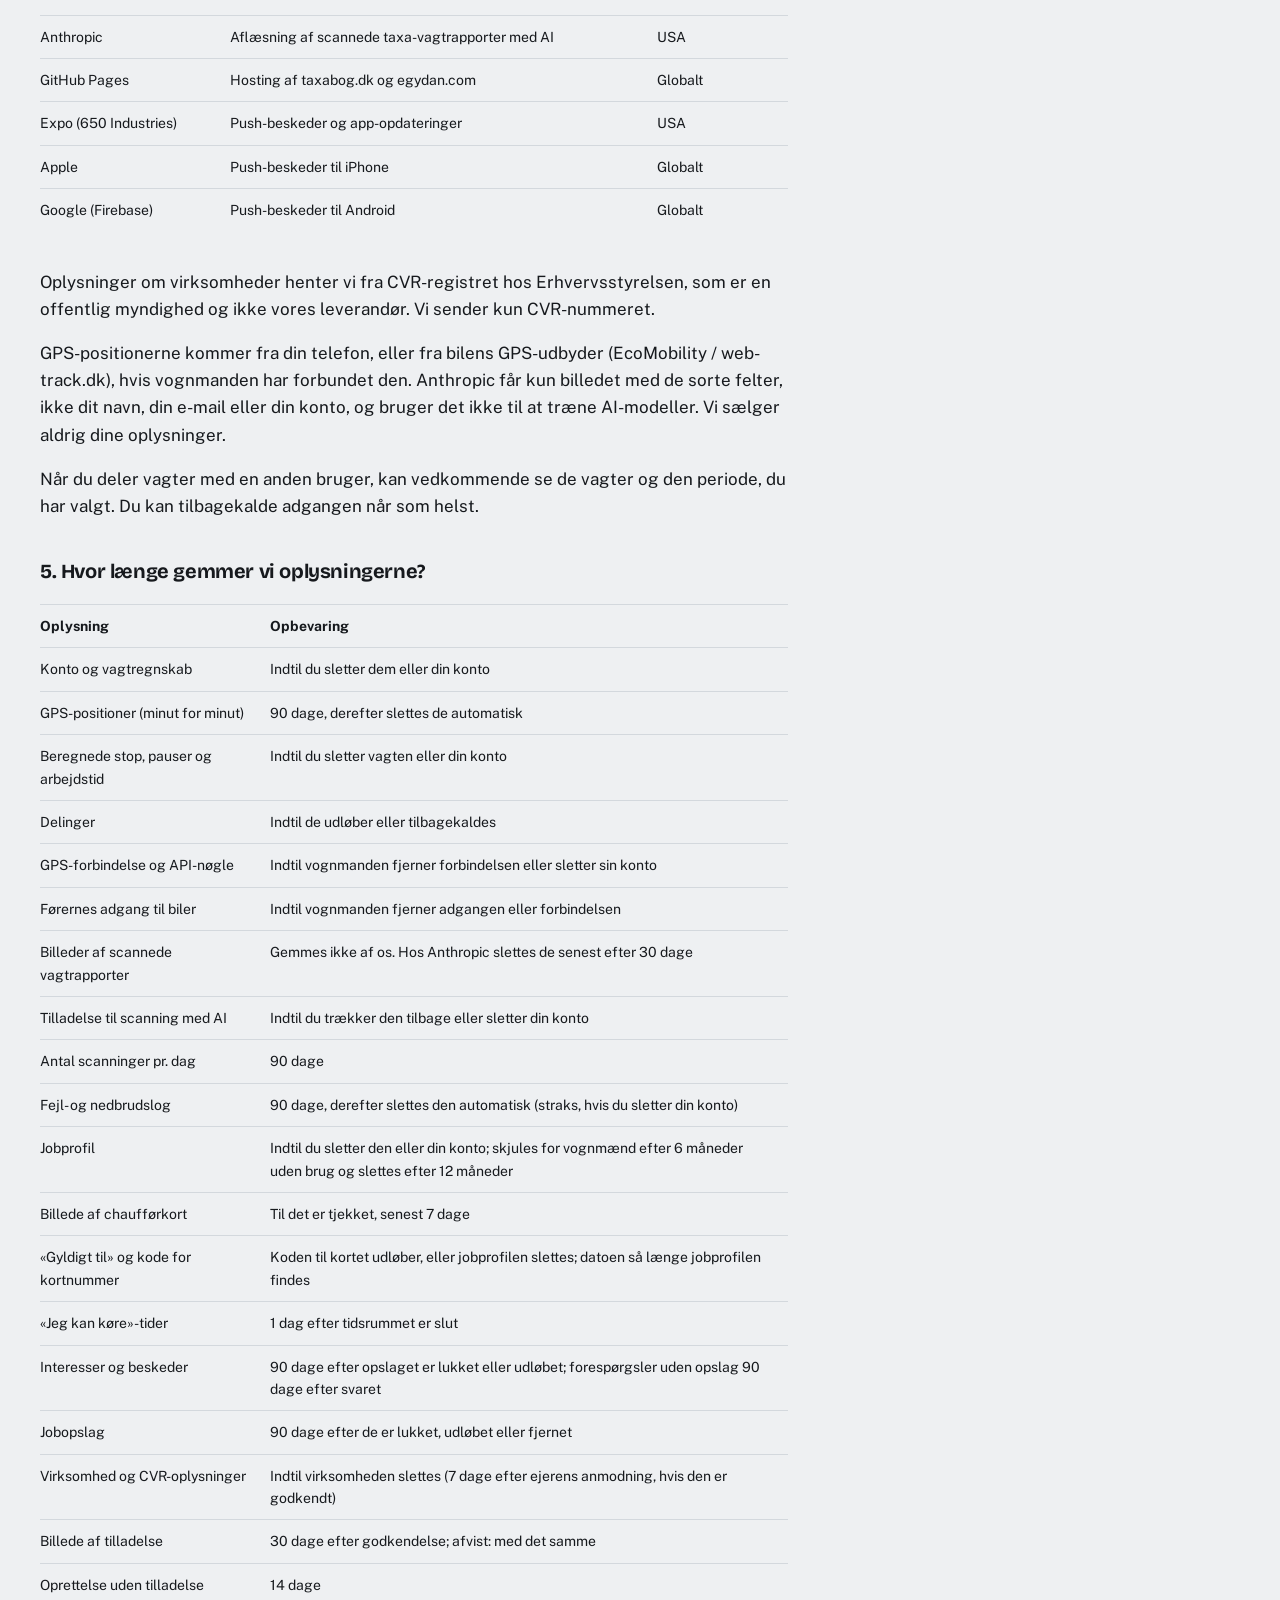
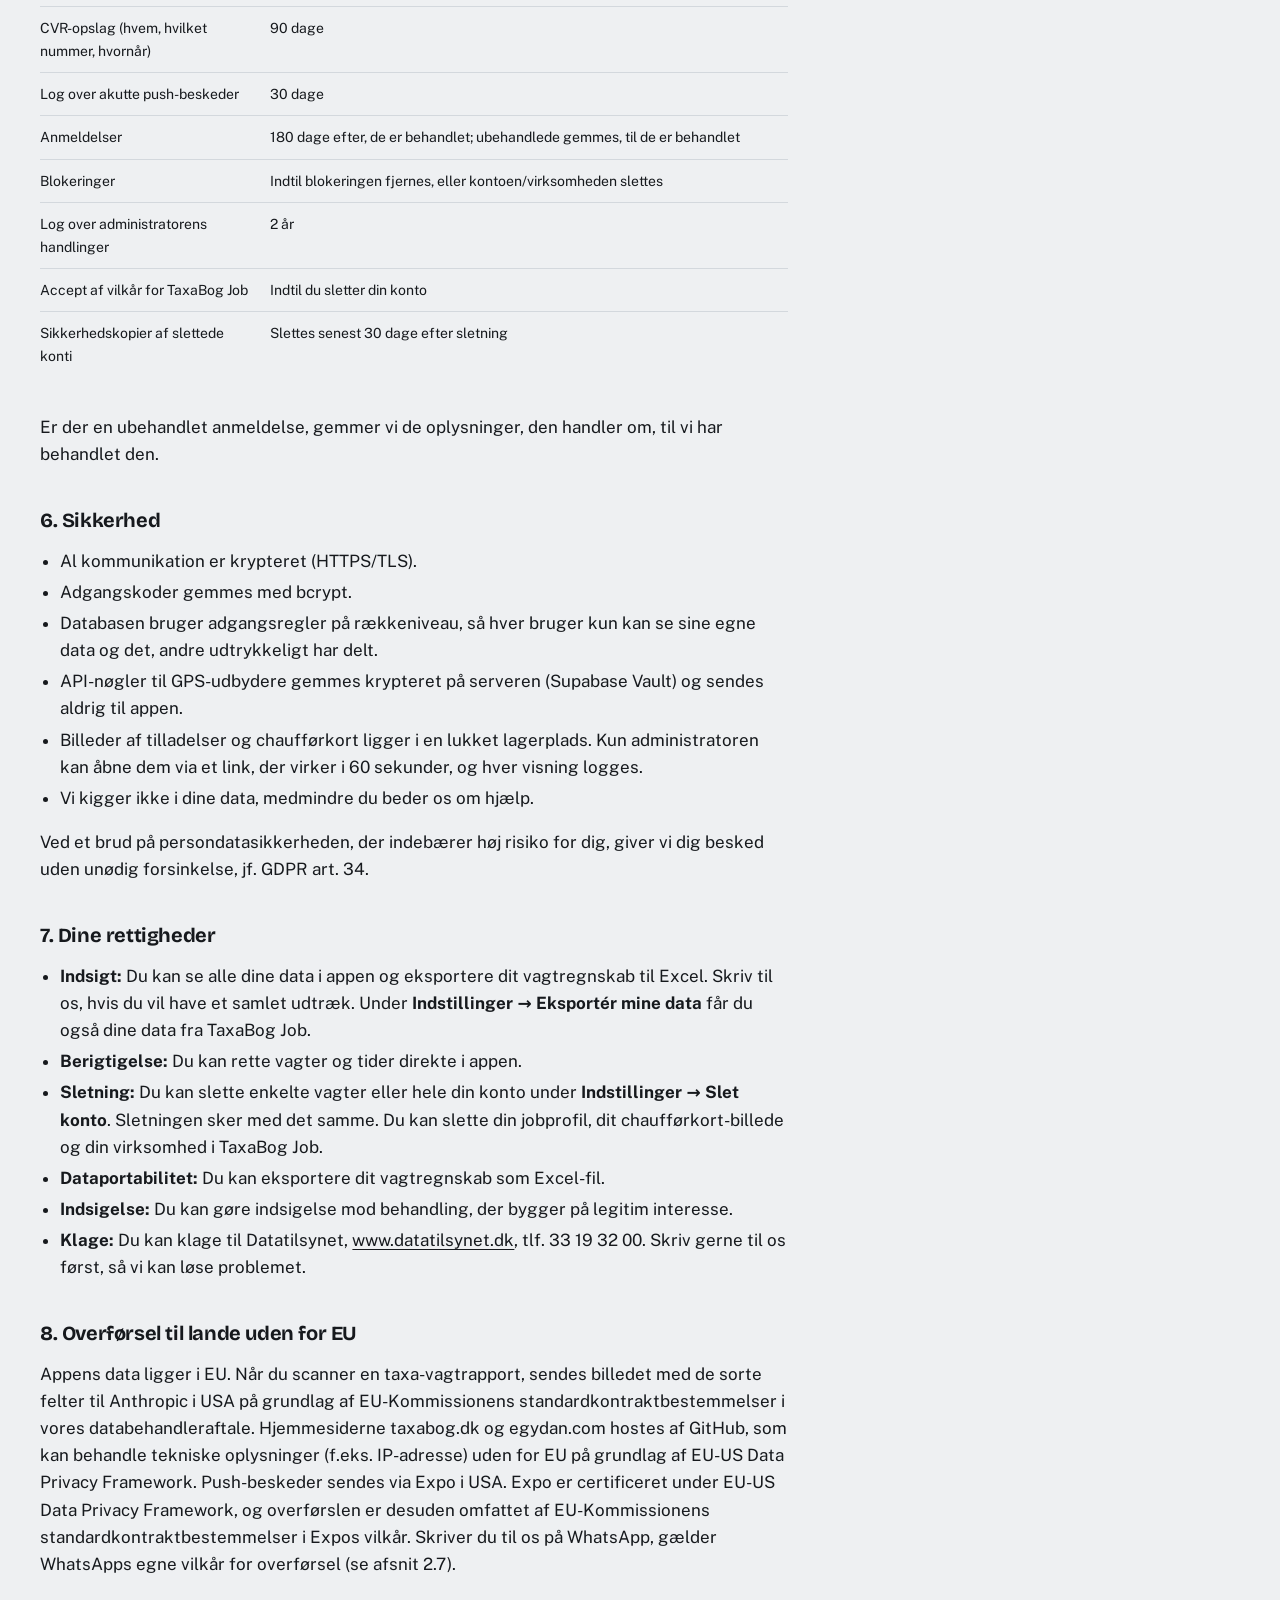
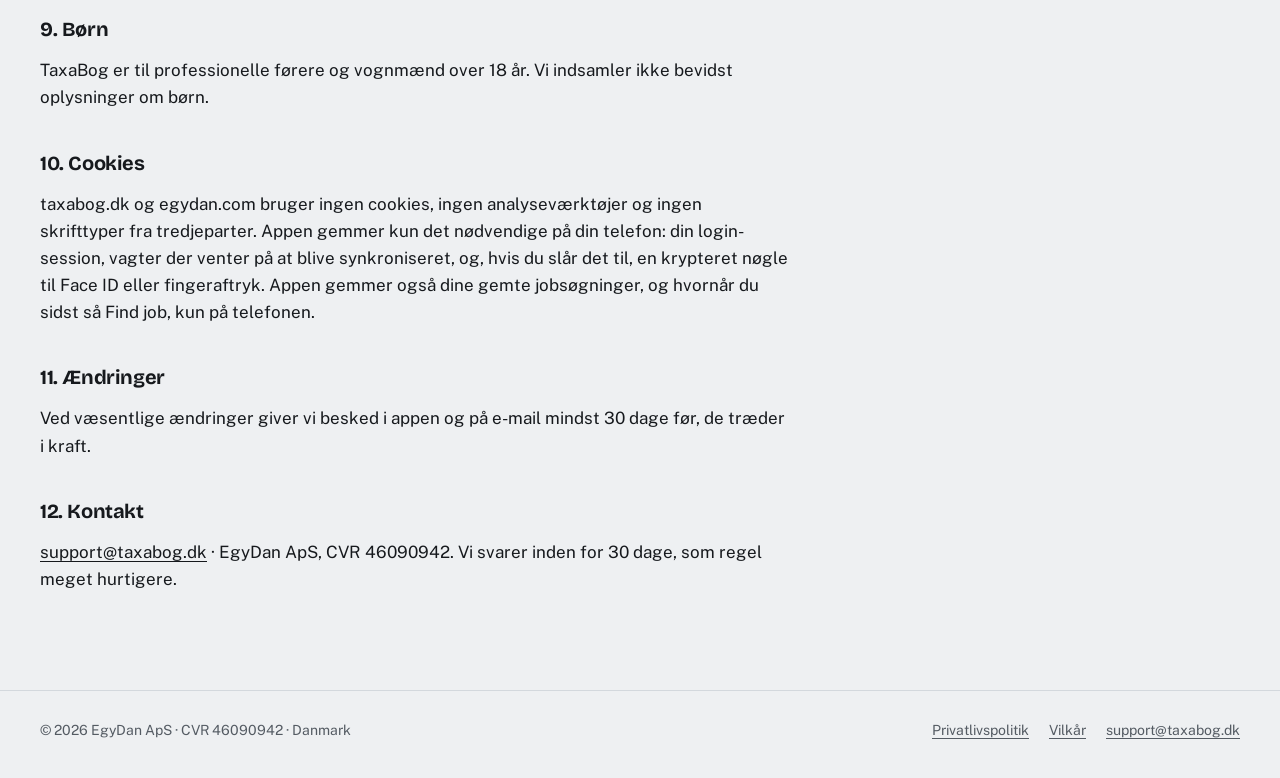
<file: privatlivspolitik/index.html>
<!doctype html>
<html lang="da">
<head>
<meta charset="utf-8">
<meta name="viewport" content="width=device-width, initial-scale=1, viewport-fit=cover">
<title>Privatlivspolitik · TaxaBog</title>
<meta name="description" content="Sådan behandler EgyDan ApS personoplysninger i TaxaBog.">
<link rel="canonical" href="https://taxabog.dk/privatlivspolitik/">
<meta name="theme-color" content="#111316" media="(prefers-color-scheme: dark)">
<meta name="theme-color" content="#eef0f2" media="(prefers-color-scheme: light)">
<link rel="icon" href="data:image/svg+xml,%3Csvg xmlns='http://www.w3.org/2000/svg' viewBox='0 0 32 32'%3E%3Crect width='32' height='32' rx='7' fill='%2316191d'/%3E%3Crect x='6' y='9' width='20' height='6' rx='2' fill='%23ffb800'/%3E%3Crect x='6' y='18' width='20' height='3' rx='1.5' fill='%23eef0f2'/%3E%3Crect x='6' y='23' width='13' height='3' rx='1.5' fill='%23eef0f2'/%3E%3C/svg%3E">
<link rel="preload" href="../fonts/bricolage-grotesque-latin-wght-normal.woff2" as="font" type="font/woff2" crossorigin>
<link rel="stylesheet" href="../style.css?v=20261124">
</head>
<body>
<header class="site-header">
  <div class="wrap">
    <a class="brand" href="../">
      <span class="brand-mark">TaxaBog</span>
    </a>
    <nav class="nav" aria-label="Hovedmenu">
      <a href="../#scan">Funktioner</a>
      <a href="../job/">Jobportal</a>
      <a href="../#om">Om os</a>
      <a href="../#kontakt">Kontakt</a>
    </nav>
  </div>
</header>

<main class="legal">
  <div class="wrap">
    <a class="back" href="../">← taxabog.dk</a>
    <article class="prose">
<h1>Privatlivspolitik</h1>
<p><strong>Gældende fra:</strong> 29. september 2026<br />
<strong>Senest opdateret:</strong> 24. november 2026<br />
<strong>Version:</strong> 3</p>
<p>Denne privatlivspolitik forklarer, hvordan <strong>EgyDan ApS</strong> ("vi", "os") indsamler, bruger og beskytter personoplysninger i appen <strong>TaxaBog</strong> og på hjemmesiderne taxabog.dk og egydan.com. Vi følger EU's databeskyttelsesforordning (GDPR) og den danske databeskyttelseslov.</p>
<h2>1. Dataansvarlig</h2>
<p>EgyDan ApS<br />
CVR 46090942<br />
Danmark</p>
<p>Henvendelser om persondata: <a href="mailto:support@taxabog.dk">support@taxabog.dk</a></p>
<p>Vi har ikke en databeskyttelsesrådgiver (DPO), da vores behandling ikke kræver det efter GDPR artikel 37. Ledelsen besvarer alle henvendelser.</p>
<h2>2. Hvilke oplysninger behandler vi?</h2>
<h3>2.1 Kontooplysninger</h3>
<ul>
<li>Fornavn og efternavn</li>
<li>E-mailadresse (bruges til login)</li>
<li>Telefonnummer, hvis du selv angiver det</li>
<li>Adgangskode, gemt krypteret, så vi ikke kan læse den</li>
<li>Logger du ind med Apple eller Google: dit navn og din e-mailadresse fra Apple/Google (hos Apple kan det være en anonym videresendelsesadresse). Vi får aldrig din adgangskode til Apple eller Google.</li>
<li>Et internt kontonummer (f.eks. MG001), som support kan bruge til at finde din konto</li>
</ul>
<h3>2.2 Vagtregnskab</h3>
<p>Oplysninger, du selv indtaster om dine vagter: dato, start- og sluttid, bilnummer, kilometerstand, indtjening fordelt på Dankort, konto, kreditsedler og kontant, udgifter og bemærkninger. Oplysningerne tilhører dig, og vi bruger dem kun til at levere appen.</p>
<h3>2.3 GPS-data (Kørselstid)</h3>
<p>Når du trykker <strong>Start vagt</strong> i Kørselstid, registrerer appen telefonens position (GPS), indtil du slutter vagten, og sender den til os ca. én gang i minuttet. Har din vognmand forbundet bilens GPS-tracker (web-track.dk / EcoMobility), kan positionen i stedet komme fra trackeren. Vi gemmer:</p>
<ul>
<li>position (bredde- og længdegrad) og tidspunkt</li>
<li>hastighed, kørselsretning og om bilen kører eller holder stille</li>
<li>adressen på stop, som telefonen eller GPS-udbyderen slår op</li>
</ul>
<p>Vi registrerer kun positioner, mens du har en aktiv vagt. Appen beder kun om adgang til lokalitet "Mens appen er i brug" og bruger ikke din position på andre tidspunkter. Ud fra positionerne beregner vi stop, pauser, ventetid og arbejdstid. Dine egne svar (pause, venter på arbejde eller kunde, slut vagt) og de Flextrafik-stopnumre, du selv indtaster, gemmes sammen med vagten.</p>
<p>Vognmænd: Hvis du er vognmand og forbinder jeres GPS-konto i appen, gemmer vi firmanavn, CVR-nummer og API-nøglen til GPS-kontoen. Nøglen gemmes krypteret og kan ikke ses i appen bagefter. Vi gemmer også bilerne på kontoen og de nummerplader, du giver dem.</p>
<p>Når en fører indløser en bilkode fra vognmanden, gemmer vi, hvilke biler føreren har adgang til, og hvem der gav adgangen. Vognmanden kan se Kørselstid-rapporterne for vagter, der køres i hans biler: førerens navn, tidspunkter, stop, pauser og adresser. Vognmanden kan ikke se førerens vagtregnskab. Føreren får det at vide, før koden indløses.</p>
<h3>2.4 Deling</h3>
<p>Hvis du deler dine vagter med en vognmand eller kollega, gemmer vi, hvem der har adgang, i hvilken periode, hvilke biler og vagttyper (taxa / flextrafik) delingen gælder, og eventuelle eksport-anmodninger.</p>
<h3>2.5 Scanning af vagtrapporter</h3>
<p><strong>Taxa (med AI):</strong> Hvis du vælger <strong>Scan vagtrapport</strong> og har givet tilladelse, læser telefonen billedet, beskærer det til selve vagtrapporten og dækker navne, CVR-, tilladelses-, chauffør- og telefonnumre med sort. Først derefter sendes billedet via vores server til vores leverandør Anthropic, som med AI aflæser tallene (beløb, kilometer og tidspunkter) og sender dem tilbage til appen. Bilnummeret læses på telefonen og udfyldes af appen; det dækkes ikke. Vi gemmer ikke billedet. Vi gemmer, at du har givet tilladelse (tidspunkt og version), og hvor mange scanninger du har brugt pr. dag, så vi kan begrænse brugen. Du kan trække tilladelsen tilbage under <strong>Indstillinger</strong> og altid udfylde vagten selv.</p>
<p><strong>Flextrafik:</strong> Når du uploader et billede af en slutrapport, læses teksten kun på telefonen. Hverken billedet eller teksten sendes til os eller andre.</p>
<h3>2.6 Tekniske oplysninger</h3>
<p>For at holde tjenesten sikker og fejlfri kan vores leverandører registrere tekniske oplysninger som IP-adresse, enhedstype og fejlmeddelelser. De gemmes ikke længere end nødvendigt.</p>
<p><strong>Fejl- og nedbrudslog:</strong> Går noget galt i appen eller på vores server, f.eks. et nedbrud, en vagt der ikke kan gemmes, eller en scanning der fejler, gemmer vi en fejlkode, en kort fejltekst, tidspunktet, appversion, telefonens styresystem og version samt hvilken bruger det skete for. Fejlteksten renses for e-mails, nummerplader og numre, før den gemmes. Vi gemmer aldrig billeder, tekst fra vagtrapporter eller beløb i loggen. Kun vi kan se den, og vi bruger den kun til at finde og rette fejl.</p>
<p><strong>Notifikationer:</strong> Tillader du notifikationer, gemmer vi telefonens push-token, så vi kan sende beskeder fra appen. Beskederne sendes via Expo og Apple (iPhone) eller Google (Android).</p>
<h3>2.7 Henvendelser på WhatsApp</h3>
<p>Skriver du til os på WhatsApp, f.eks. via knappen på taxabog.dk, ser vi dit telefonnummer, dit WhatsApp-navn og profilbillede og de beskeder, du sender. Vi bruger dem kun til at svare dig. Vi tilføjer dig ikke til lister og sender ikke markedsføring på WhatsApp, medmindre du selv beder om det. Vi sletter samtalen, når din henvendelse er afsluttet, dog senest efter 12 måneder. Vil du ikke bruge WhatsApp, kan du altid skrive til <a href="mailto:support@taxabog.dk">support@taxabog.dk</a>.</p>
<p>WhatsApp drives af WhatsApp Ireland Ltd. (Meta), som selv er dataansvarlig for sin behandling af dine oplysninger og kan overføre dem uden for EU. Læs mere i <a href="https://www.whatsapp.com/legal/privacy-policy-eea" target="_blank" rel="noopener">WhatsApps privatlivspolitik</a>.</p>
<h3>2.8 TaxaBog Job</h3>
<p>TaxaBog Job er en frivillig del af appen. Verificerede vognmænd slår faste job og akutte vagter op, og chauffører kan vise interesse. Bruger du ikke TaxaBog Job, behandler vi ingen af oplysningerne i dette afsnit om dig. Vi bruger ikke AI i TaxaBog Job, og ingen algoritme vurderer eller sorterer chauffører: lister sorteres kun efter dato eller afstand.</p>
<h4>Chauffører</h4>
<ul>
<li><strong>Jobprofil:</strong> overskrift, en kort tekst om dig, postnummer og afstand (25, 50 eller 75 km), taxa og/eller flextrafik, kørselskontorer, BAB-beviser, ansættelsesform, arbejdstid, erfaring, sprog, om du kan køre akut, og om du kan fremvise en ren straffeattest, hvis du selv slår det til. Det er dit eget udsagn; vi ser ikke attesten.</li>
<li><strong>«Jeg kan køre»:</strong> de dage og tidsrum, du selv melder dig ledig.</li>
<li><strong>Chaufførkort:</strong> Giver du samtykke, kan du sende et billede af forsiden af dit chaufførkort. Forsiden viser dit foto, kortnummeret og datoen «Gyldigt til», men ikke dit navn eller CPR-nummer. Upload kun forsiden. Kun TaxaBogs administrator ser billedet. Det slettes, når kortet er tjekket, og senest 7 dage efter, du sendte det. Vi gemmer datoen «Gyldigt til» og en kode beregnet ud fra kortnummeret, så samme kort ikke kan bruges på to profiler. Selve kortnummeret gemmes ikke. Koden slettes, når kortet udløber, eller når du sletter jobprofilen. Sender du ved en fejl et billede af noget andet, f.eks. et kørekort, afviser vi det, og billedet slettes.</li>
<li><strong>Hvem kan se din profil:</strong> Når dit chaufførkort er verificeret, kan verificerede vognmænd finde din profil med dit navn, område, erfaring og dine «Jeg kan køre»-tider, medmindre du slår «Skjul for vognmænd» til. Viser du interesse for et opslag, kan den vognmand se din profil og dit navn. Dit telefonnummer ser en vognmand først, når I begge har sagt ja.</li>
<li><strong>Inaktive profiler:</strong> Bruger du ikke TaxaBog Job i 6 måneder, kan vognmænd ikke længere finde din profil. Efter 12 måneder slettes den. Du får besked 14 dage før.</li>
</ul>
<h4>Vognmænd</h4>
<ul>
<li><strong>Virksomhed:</strong> Når du opretter en virksomhed, slår vi CVR-nummeret op i CVR-registret hos Erhvervsstyrelsen og gemmer virksomhedens navn, adresse, branche og status. CVR-registret er offentligt. Er virksomheden en enkeltmandsvirksomhed, kan navn og adresse være personoplysninger, og adressen kan være en privatadresse. Brugere af TaxaBog Job kan se en verificeret virksomheds navn, CVR-nummer og adresse. Vi gemmer også, hvem der er ejer eller administrator af virksomheden i appen, og hvem der har slået hvilket CVR-nummer op og hvornår, så vi kan begrænse misbrug.</li>
<li><strong>Tilladelse:</strong> Du sender et billede af tilladelsen fra Færdselsstyrelsen. Telefonen læser teksten på billedet for at tjekke, at navn og CVR-nummer kan læses. Teksten forlader ikke telefonen; vi får kun at vide, om tjekket lykkedes. Kun TaxaBogs administrator ser billedet, og hver visning logges. Et godkendt billede slettes 30 dage efter godkendelsen, et afvist billede med det samme. Sendes der ingen tilladelse, slettes oprettelsen efter 14 dage.</li>
<li><strong>Jobopslag:</strong> det, du skriver i opslaget (titel, tekst, område, vagter, krav, løn, hvis du angiver den), og hvem der oprettede det. Et udgivet opslag kan deles som link. Alle med linket kan se titel, område, arbejdstid, vagter og virksomhedens navn på taxabog.dk, men ikke teksten, lønnen eller kontaktoplysninger.</li>
<li><strong>Slet virksomhed:</strong> En vognmand kan slette sin virksomhed i appen. En virksomhed, der ikke er godkendt, slettes med det samme. En godkendt virksomhed skjules med det samme og slettes efter 7 dage; indtil da kan sletningen fortrydes. Jobopslag, interesser og billeder af tilladelsen slettes med virksomheden. Er virksomheden sat på pause eller afvist, fjernes den fra brugerens konto, men CVR-nummeret forbliver registreret, indtil TaxaBog har gennemgået sagen. Vi gemmer en log med CVR-nummer og dato for sletningen i 2 år.</li>
</ul>
<h4>Kontakt mellem chauffør og vognmand</h4>
<p>Vi gemmer interesser og forespørgsler med den korte besked, der hører til, deres status (f.eks. sendt, set, delt, afvist eller trukket tilbage) og tidspunkterne. Når I begge har sagt ja, kan vognmanden se chaufførens telefonnummer, og chaufføren kan se telefonnummeret på virksomhedens kontaktperson. Numrene hentes fra kontoen, hver gang de vises, og bliver ikke kopieret. Gemmer den anden part nummeret på sin egen telefon, er det uden for TaxaBog.</p>
<h4>Anmeldelser, blokeringer og regler for tekst</h4>
<p>Tekster i opslag, profiler og beskeder tjekkes automatisk (ikke med AI) for telefonnumre, e-mails, links og ord om f.eks. alder, køn, religion, etnisk oprindelse eller handicap. Anmelder du et opslag, en virksomhed, en chauffør eller en besked, gemmer vi, hvem der anmeldte, hvad, grunden og din eventuelle note. Den, der bliver anmeldt, får ikke at vide, hvem der anmeldte, og vores administrator ser kun, om det var en chauffør eller en vognmand. Får et opslag eller en profil flere anmeldelser, skjules det automatisk, indtil vi har set på sagen. Vi kan sætte opslag på pause, fjerne dem og udelukke virksomheder og brugere fra TaxaBog Job. Blokerer du nogen, gemmer vi det, så I ikke kan se hinanden. Vi fører en log over administratorens handlinger.</p>
<h4>Notifikationer</h4>
<p>TaxaBog Job kan sende push-beskeder, f.eks. når en vognmand siger ja, eller når der er en akut vagt nær dig (højst 3 om dagen). Beskederne indeholder virksomhedens navn og opslagets titel, aldrig en persons navn eller telefonnummer. Vi gemmer, hvilke akutte vagter du har fået besked om, så du ikke får den samme to gange. Du kan slå job-notifikationer fra i appen.</p>
<h2>3. Hvorfor behandler vi oplysningerne?</h2>
<ul>
<li><strong>For at levere appen</strong> (kontrakt, GDPR art. 6, stk. 1, litra b): oprette din konto, gemme dine vagter, beregne indtjening og kørselstid, dele data efter dine anvisninger og lave PDF-rapporter.</li>
<li><strong>Scanning af vagtrapporter med AI</strong> (samtykke, art. 6, stk. 1, litra a): aflæse tallene på en taxa-vagtrapport, når du selv vælger det. Du kan trække samtykket tilbage når som helst.</li>
<li><strong>TaxaBog Job</strong> (kontrakt, art. 6, stk. 1, litra b): jobprofil, opslag, «Jeg kan køre», interesser, deling af telefonnummer, når begge siger ja, og notifikationer, når du har valgt at bruge TaxaBog Job.</li>
<li><strong>Tjek af chaufførkort</strong> (samtykke, art. 6, stk. 1, litra a): billedet af forsiden af dit chaufførkort. Du kan trække samtykket tilbage ved at trykke «Slet billedet» eller slette din jobprofil.</li>
<li><strong>Ren straffeattest</strong> (dit udtrykkelige samtykke, databeskyttelseslovens § 8, stk. 3): kun hvis du selv slår «Jeg kan fremvise en ren straffeattest» til. Du kan slå det fra når som helst.</li>
<li><strong>Tillid og sikkerhed i TaxaBog Job</strong> (legitim interesse, art. 6, stk. 1, litra f): tjekke virksomheder i CVR-registret og deres tilladelse, behandle anmeldelser og blokeringer, begrænse misbrug og føre log over administratorens handlinger.</li>
<li><strong>Svar på henvendelser</strong> (legitim interesse, art. 6, stk. 1, litra f): svare på spørgsmål, du sender os på e-mail eller WhatsApp.</li>
<li><strong>Sikkerhed</strong> (legitim interesse, art. 6, stk. 1, litra f): beskytte mod misbrug og uautoriseret adgang.</li>
<li><strong>Fejlretning</strong> (legitim interesse, art. 6, stk. 1, litra f): finde og rette fejl og nedbrud i appen ud fra fejl- og nedbrudsloggen.</li>
<li><strong>Nødvendige e-mails</strong> (kontrakt): bekræftelse af e-mail, nulstilling af adgangskode og påmindelse, hvis en vagt har stået åben længe. Vi sender ikke markedsføring uden dit samtykke.</li>
<li><strong>Lovkrav</strong> (art. 6, stk. 1, litra c): når loven kræver, at vi udleverer eller opbevarer oplysninger.</li>
</ul>
<h2>4. Leverandører (databehandlere)</h2>
<p>Vi deler kun oplysninger med leverandører, der er nødvendige for at drive tjenesten, og som har databehandleraftale med os.</p>
<div class="table-scroll"><table>
<thead>
<tr>
<th>Leverandør</th>
<th>Formål</th>
<th>Placering</th>
</tr>
</thead>
<tbody>
<tr>
<td>Supabase</td>
<td>Database, login og serverfunktioner</td>
<td>EU (Frankfurt)</td>
</tr>
<tr>
<td>Resend</td>
<td>Afsendelse af e-mails</td>
<td>EU</td>
</tr>
<tr>
<td>Anthropic</td>
<td>Aflæsning af scannede taxa-vagtrapporter med AI</td>
<td>USA</td>
</tr>
<tr>
<td>GitHub Pages</td>
<td>Hosting af taxabog.dk og egydan.com</td>
<td>Globalt</td>
</tr>
<tr>
<td>Expo (650 Industries)</td>
<td>Push-beskeder og app-opdateringer</td>
<td>USA</td>
</tr>
<tr>
<td>Apple</td>
<td>Push-beskeder til iPhone</td>
<td>Globalt</td>
</tr>
<tr>
<td>Google (Firebase)</td>
<td>Push-beskeder til Android</td>
<td>Globalt</td>
</tr>
</tbody>
</table></div>
<p>Oplysninger om virksomheder henter vi fra CVR-registret hos Erhvervsstyrelsen, som er en offentlig myndighed og ikke vores leverandør. Vi sender kun CVR-nummeret.</p>
<p>GPS-positionerne kommer fra din telefon, eller fra bilens GPS-udbyder (EcoMobility / web-track.dk), hvis vognmanden har forbundet den. Anthropic får kun billedet med de sorte felter, ikke dit navn, din e-mail eller din konto, og bruger det ikke til at træne AI-modeller. Vi sælger aldrig dine oplysninger.</p>
<p>Når du deler vagter med en anden bruger, kan vedkommende se de vagter og den periode, du har valgt. Du kan tilbagekalde adgangen når som helst.</p>
<h2>5. Hvor længe gemmer vi oplysningerne?</h2>
<div class="table-scroll"><table>
<thead>
<tr>
<th>Oplysning</th>
<th>Opbevaring</th>
</tr>
</thead>
<tbody>
<tr>
<td>Konto og vagtregnskab</td>
<td>Indtil du sletter dem eller din konto</td>
</tr>
<tr>
<td>GPS-positioner (minut for minut)</td>
<td>90 dage, derefter slettes de automatisk</td>
</tr>
<tr>
<td>Beregnede stop, pauser og arbejdstid</td>
<td>Indtil du sletter vagten eller din konto</td>
</tr>
<tr>
<td>Delinger</td>
<td>Indtil de udløber eller tilbagekaldes</td>
</tr>
<tr>
<td>GPS-forbindelse og API-nøgle</td>
<td>Indtil vognmanden fjerner forbindelsen eller sletter sin konto</td>
</tr>
<tr>
<td>Førernes adgang til biler</td>
<td>Indtil vognmanden fjerner adgangen eller forbindelsen</td>
</tr>
<tr>
<td>Billeder af scannede vagtrapporter</td>
<td>Gemmes ikke af os. Hos Anthropic slettes de senest efter 30 dage</td>
</tr>
<tr>
<td>Tilladelse til scanning med AI</td>
<td>Indtil du trækker den tilbage eller sletter din konto</td>
</tr>
<tr>
<td>Antal scanninger pr. dag</td>
<td>90 dage</td>
</tr>
<tr>
<td>Fejl- og nedbrudslog</td>
<td>90 dage, derefter slettes den automatisk (straks, hvis du sletter din konto)</td>
</tr>
<tr>
<td>Jobprofil</td>
<td>Indtil du sletter den eller din konto; skjules for vognmænd efter 6 måneder uden brug og slettes efter 12 måneder</td>
</tr>
<tr>
<td>Billede af chaufførkort</td>
<td>Til det er tjekket, senest 7 dage</td>
</tr>
<tr>
<td>«Gyldigt til» og kode for kortnummer</td>
<td>Koden til kortet udløber, eller jobprofilen slettes; datoen så længe jobprofilen findes</td>
</tr>
<tr>
<td>«Jeg kan køre»-tider</td>
<td>1 dag efter tidsrummet er slut</td>
</tr>
<tr>
<td>Interesser og beskeder</td>
<td>90 dage efter opslaget er lukket eller udløbet; forespørgsler uden opslag 90 dage efter svaret</td>
</tr>
<tr>
<td>Jobopslag</td>
<td>90 dage efter de er lukket, udløbet eller fjernet</td>
</tr>
<tr>
<td>Virksomhed og CVR-oplysninger</td>
<td>Indtil virksomheden slettes (7 dage efter ejerens anmodning, hvis den er godkendt)</td>
</tr>
<tr>
<td>Billede af tilladelse</td>
<td>30 dage efter godkendelse; afvist: med det samme</td>
</tr>
<tr>
<td>Oprettelse uden tilladelse</td>
<td>14 dage</td>
</tr>
<tr>
<td>CVR-opslag (hvem, hvilket nummer, hvornår)</td>
<td>90 dage</td>
</tr>
<tr>
<td>Log over akutte push-beskeder</td>
<td>30 dage</td>
</tr>
<tr>
<td>Anmeldelser</td>
<td>180 dage efter, de er behandlet; ubehandlede gemmes, til de er behandlet</td>
</tr>
<tr>
<td>Blokeringer</td>
<td>Indtil blokeringen fjernes, eller kontoen/virksomheden slettes</td>
</tr>
<tr>
<td>Log over administratorens handlinger</td>
<td>2 år</td>
</tr>
<tr>
<td>Accept af vilkår for TaxaBog Job</td>
<td>Indtil du sletter din konto</td>
</tr>
<tr>
<td>Sikkerhedskopier af slettede konti</td>
<td>Slettes senest 30 dage efter sletning</td>
</tr>
</tbody>
</table></div>
<p>Er der en ubehandlet anmeldelse, gemmer vi de oplysninger, den handler om, til vi har behandlet den.</p>
<h2>6. Sikkerhed</h2>
<ul>
<li>Al kommunikation er krypteret (HTTPS/TLS).</li>
<li>Adgangskoder gemmes med bcrypt.</li>
<li>Databasen bruger adgangsregler på rækkeniveau, så hver bruger kun kan se sine egne data og det, andre udtrykkeligt har delt.</li>
<li>API-nøgler til GPS-udbydere gemmes krypteret på serveren (Supabase Vault) og sendes aldrig til appen.</li>
<li>Billeder af tilladelser og chaufførkort ligger i en lukket lagerplads. Kun administratoren kan åbne dem via et link, der virker i 60 sekunder, og hver visning logges.</li>
<li>Vi kigger ikke i dine data, medmindre du beder os om hjælp.</li>
</ul>
<p>Ved et brud på persondatasikkerheden, der indebærer høj risiko for dig, giver vi dig besked uden unødig forsinkelse, jf. GDPR art. 34.</p>
<h2>7. Dine rettigheder</h2>
<ul>
<li><strong>Indsigt:</strong> Du kan se alle dine data i appen og eksportere dit vagtregnskab til Excel. Skriv til os, hvis du vil have et samlet udtræk. Under <strong>Indstillinger → Eksportér mine data</strong> får du også dine data fra TaxaBog Job.</li>
<li><strong>Berigtigelse:</strong> Du kan rette vagter og tider direkte i appen.</li>
<li><strong>Sletning:</strong> Du kan slette enkelte vagter eller hele din konto under <strong>Indstillinger → Slet konto</strong>. Sletningen sker med det samme. Du kan slette din jobprofil, dit chaufførkort-billede og din virksomhed i TaxaBog Job.</li>
<li><strong>Dataportabilitet:</strong> Du kan eksportere dit vagtregnskab som Excel-fil.</li>
<li><strong>Indsigelse:</strong> Du kan gøre indsigelse mod behandling, der bygger på legitim interesse.</li>
<li><strong>Klage:</strong> Du kan klage til Datatilsynet, <a href="https://www.datatilsynet.dk">www.datatilsynet.dk</a>, tlf. 33 19 32 00. Skriv gerne til os først, så vi kan løse problemet.</li>
</ul>
<h2>8. Overførsel til lande uden for EU</h2>
<p>Appens data ligger i EU. Når du scanner en taxa-vagtrapport, sendes billedet med de sorte felter til Anthropic i USA på grundlag af EU-Kommissionens standardkontraktbestemmelser i vores databehandleraftale. Hjemmesiderne taxabog.dk og egydan.com hostes af GitHub, som kan behandle tekniske oplysninger (f.eks. IP-adresse) uden for EU på grundlag af EU-US Data Privacy Framework. Push-beskeder sendes via Expo i USA. Expo er certificeret under EU-US Data Privacy Framework, og overførslen er desuden omfattet af EU-Kommissionens standardkontraktbestemmelser i Expos vilkår. Skriver du til os på WhatsApp, gælder WhatsApps egne vilkår for overførsel (se afsnit 2.7).</p>
<h2>9. Børn</h2>
<p>TaxaBog er til professionelle førere og vognmænd over 18 år. Vi indsamler ikke bevidst oplysninger om børn.</p>
<h2>10. Cookies</h2>
<p>taxabog.dk og egydan.com bruger ingen cookies, ingen analyseværktøjer og ingen skrifttyper fra tredjeparter. Appen gemmer kun det nødvendige på din telefon: din login-session, vagter der venter på at blive synkroniseret, og, hvis du slår det til, en krypteret nøgle til Face ID eller fingeraftryk. Appen gemmer også dine gemte jobsøgninger, og hvornår du sidst så Find job, kun på telefonen.</p>
<h2>11. Ændringer</h2>
<p>Ved væsentlige ændringer giver vi besked i appen og på e-mail mindst 30 dage før, de træder i kraft.</p>
<h2>12. Kontakt</h2>
<p><a href="mailto:support@taxabog.dk">support@taxabog.dk</a> · EgyDan ApS, CVR 46090942. Vi svarer inden for 30 dage, som regel meget hurtigere.</p>
    </article>
  </div>
</main>

<footer class="site-footer">
  <div class="wrap">
    <span>© 2026 EgyDan ApS · CVR 46090942 · Danmark</span>
    <nav aria-label="Juridisk">
      <a href="../privatlivspolitik/" aria-current="page">Privatlivspolitik</a>
      <a href="../vilkaar/">Vilkår</a>
      <a href="mailto:support@taxabog.dk">support@taxabog.dk</a>
    </nav>
  </div>
</footer>
</body>
</html>
</file>
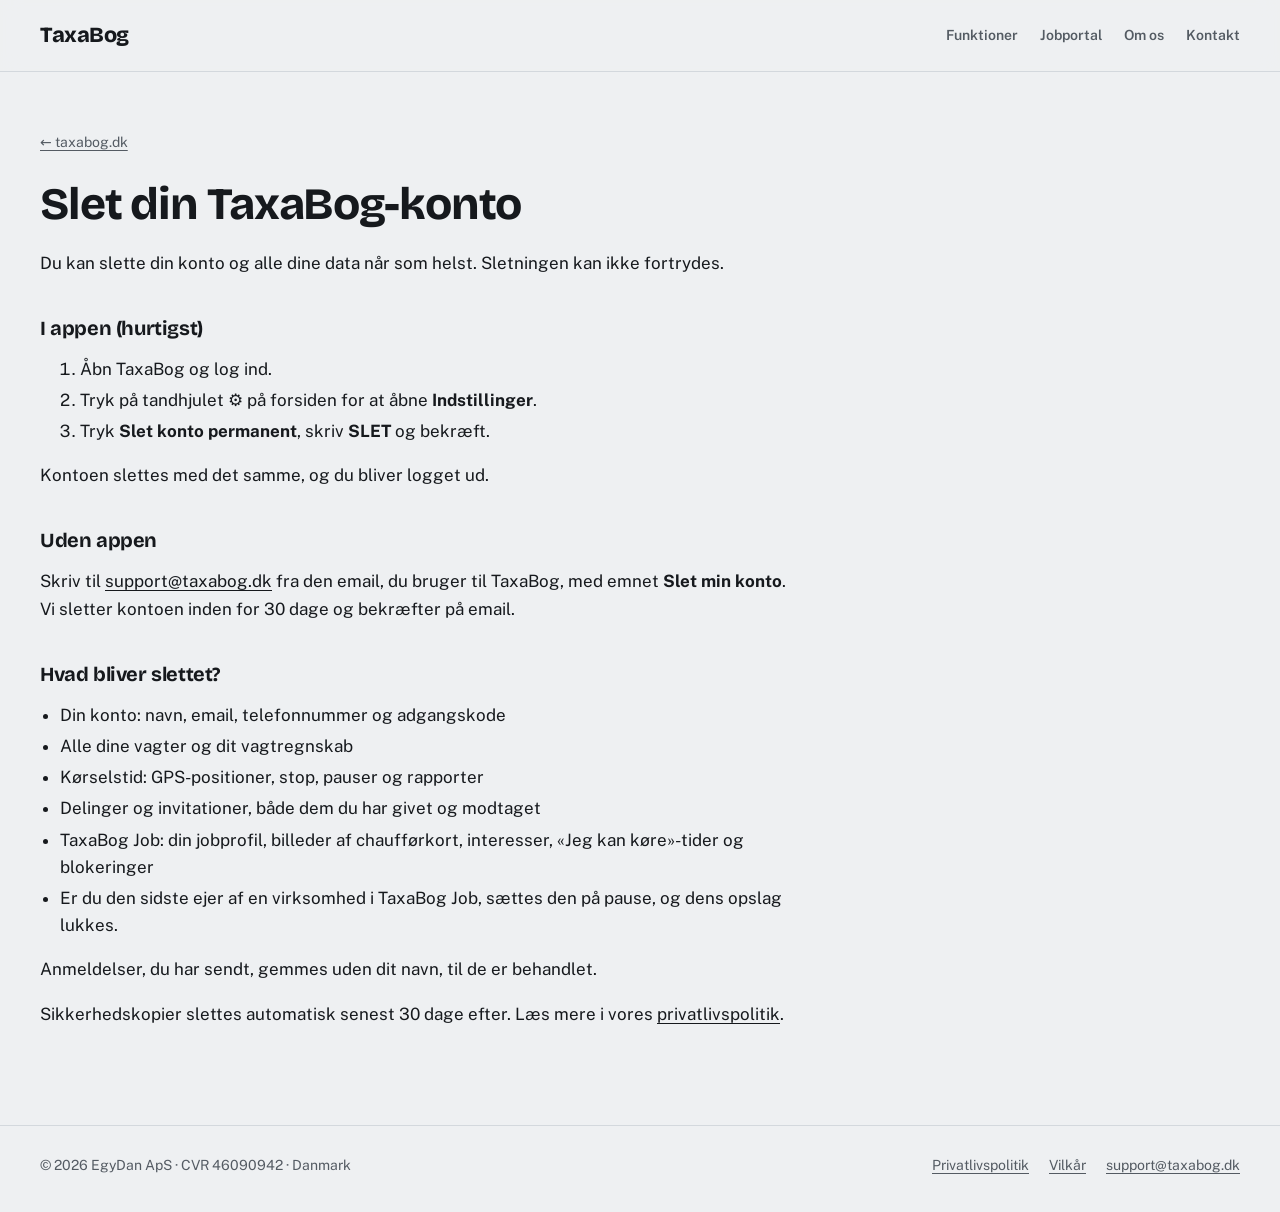
<file: slet-konto/index.html>
<!doctype html>
<html lang="da">
<head>
<meta charset="utf-8">
<meta name="viewport" content="width=device-width, initial-scale=1, viewport-fit=cover">
<title>Slet konto · TaxaBog</title>
<meta name="description" content="Sådan sletter du din TaxaBog-konto og dine data.">
<meta name="theme-color" content="#111316" media="(prefers-color-scheme: dark)">
<meta name="theme-color" content="#eef0f2" media="(prefers-color-scheme: light)">
<link rel="icon" href="data:image/svg+xml,%3Csvg xmlns='http://www.w3.org/2000/svg' viewBox='0 0 32 32'%3E%3Crect width='32' height='32' rx='7' fill='%2316191d'/%3E%3Crect x='6' y='9' width='20' height='6' rx='2' fill='%23ffb800'/%3E%3Crect x='6' y='18' width='20' height='3' rx='1.5' fill='%23eef0f2'/%3E%3Crect x='6' y='23' width='13' height='3' rx='1.5' fill='%23eef0f2'/%3E%3C/svg%3E">
<link rel="preload" href="../fonts/bricolage-grotesque-latin-wght-normal.woff2" as="font" type="font/woff2" crossorigin>
<link rel="stylesheet" href="../style.css?v=20261124">
</head>
<body>
<header class="site-header">
  <div class="wrap">
    <a class="brand" href="../">
      <span class="brand-mark">TaxaBog</span>
    </a>
    <nav class="nav" aria-label="Hovedmenu">
      <a href="../#scan">Funktioner</a>
      <a href="../job/">Jobportal</a>
      <a href="../#om">Om os</a>
      <a href="../#kontakt">Kontakt</a>
    </nav>
  </div>
</header>

<main class="legal">
  <div class="wrap">
    <a class="back" href="../">← taxabog.dk</a>
    <article class="prose">
<h1>Slet din TaxaBog-konto</h1>
<p>Du kan slette din konto og alle dine data når som helst. Sletningen kan ikke fortrydes.</p>
<h2>I appen (hurtigst)</h2>
<ol>
<li>Åbn TaxaBog og log ind.</li>
<li>Tryk på tandhjulet ⚙ på forsiden for at åbne <strong>Indstillinger</strong>.</li>
<li>Tryk <strong>Slet konto permanent</strong>, skriv <strong>SLET</strong> og bekræft.</li>
</ol>
<p>Kontoen slettes med det samme, og du bliver logget ud.</p>
<h2>Uden appen</h2>
<p>Skriv til <a href="mailto:support@taxabog.dk?subject=Slet%20min%20TaxaBog-konto">support@taxabog.dk</a> fra den email, du bruger til TaxaBog, med emnet <strong>Slet min konto</strong>. Vi sletter kontoen inden for 30 dage og bekræfter på email.</p>
<h2>Hvad bliver slettet?</h2>
<ul>
<li>Din konto: navn, email, telefonnummer og adgangskode</li>
<li>Alle dine vagter og dit vagtregnskab</li>
<li>Kørselstid: GPS-positioner, stop, pauser og rapporter</li>
<li>Delinger og invitationer, både dem du har givet og modtaget</li>
<li>TaxaBog Job: din jobprofil, billeder af chaufførkort, interesser, «Jeg kan køre»-tider og blokeringer</li>
<li>Er du den sidste ejer af en virksomhed i TaxaBog Job, sættes den på pause, og dens opslag lukkes.</li>
</ul>
<p>Anmeldelser, du har sendt, gemmes uden dit navn, til de er behandlet.</p>
<p>Sikkerhedskopier slettes automatisk senest 30 dage efter. Læs mere i vores <a href="../privatlivspolitik/">privatlivspolitik</a>.</p>
    </article>
  </div>
</main>

<footer class="site-footer">
  <div class="wrap">
    <span>© 2026 EgyDan ApS · CVR 46090942 · Danmark</span>
    <nav aria-label="Juridisk">
      <a href="../privatlivspolitik/">Privatlivspolitik</a>
      <a href="../vilkaar/">Vilkår</a>
      <a href="mailto:support@taxabog.dk">support@taxabog.dk</a>
    </nav>
  </div>
</footer>
</body>
</html>
</file>
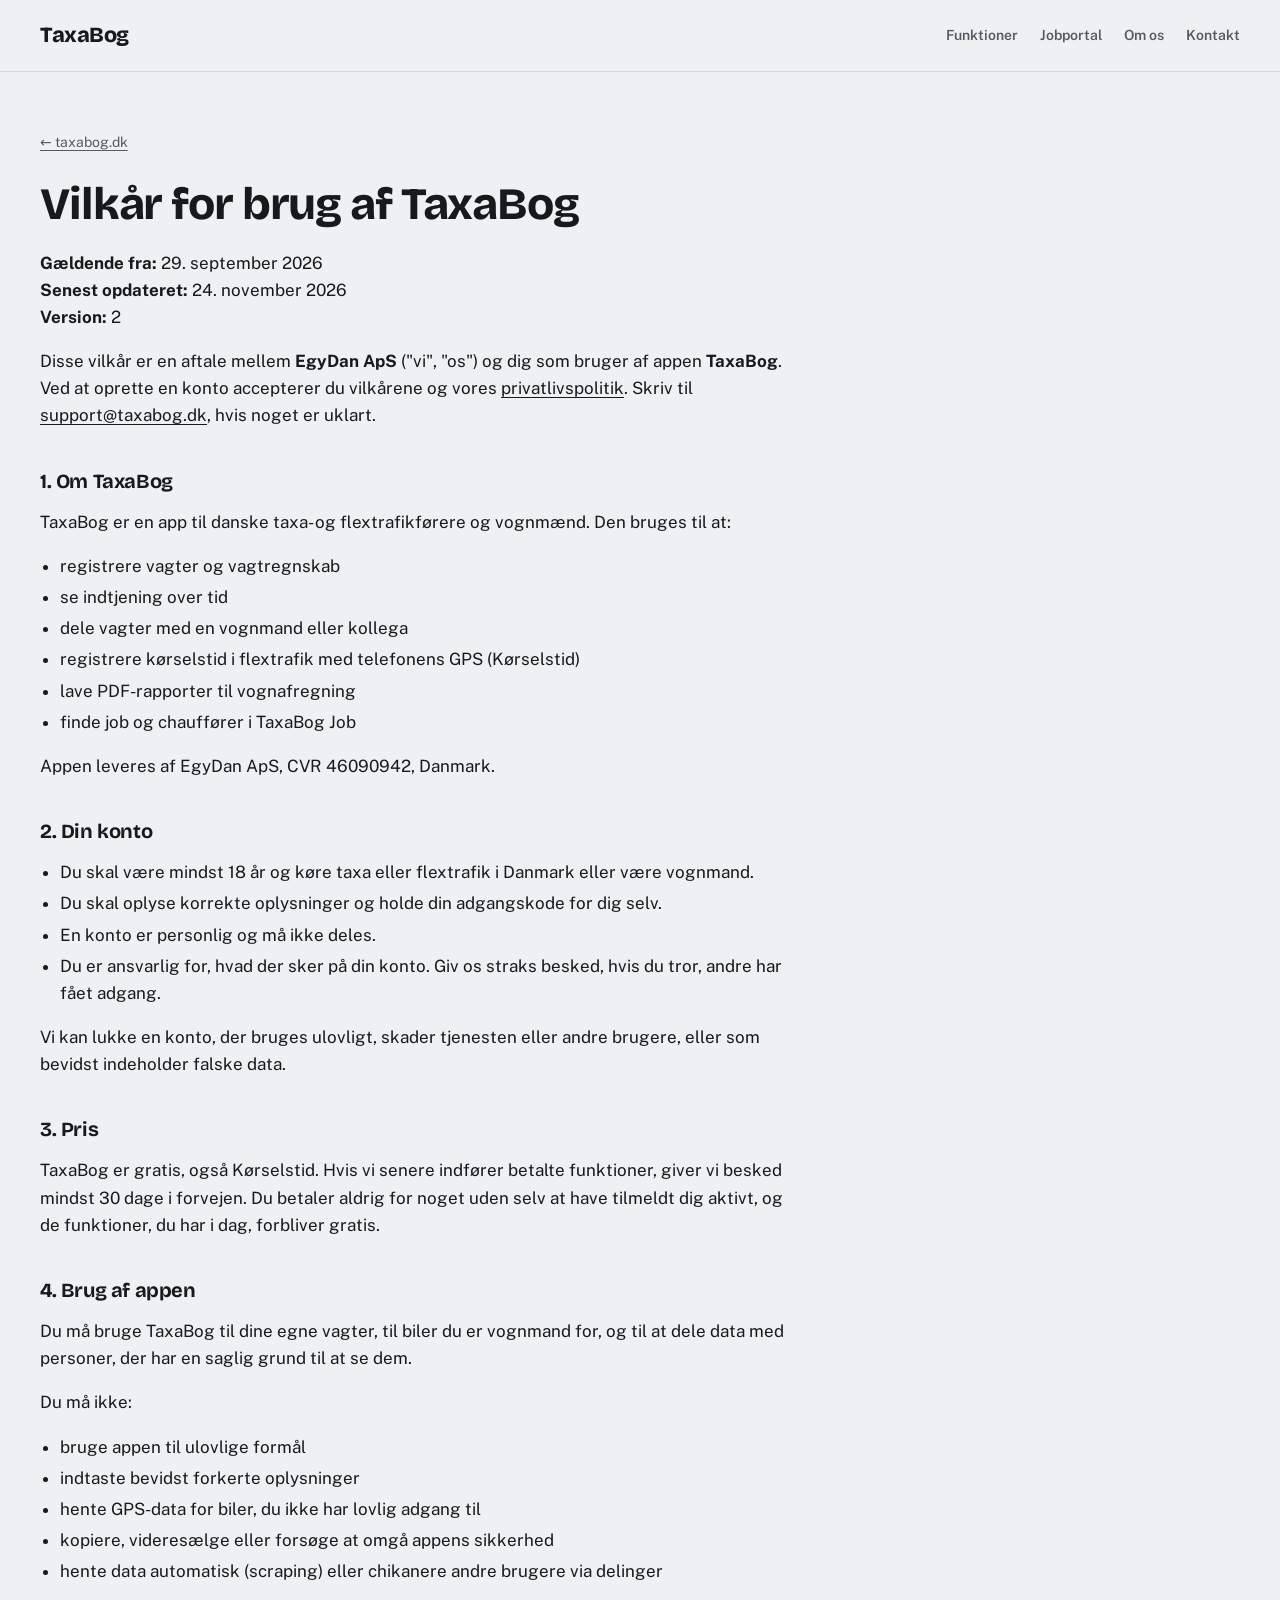
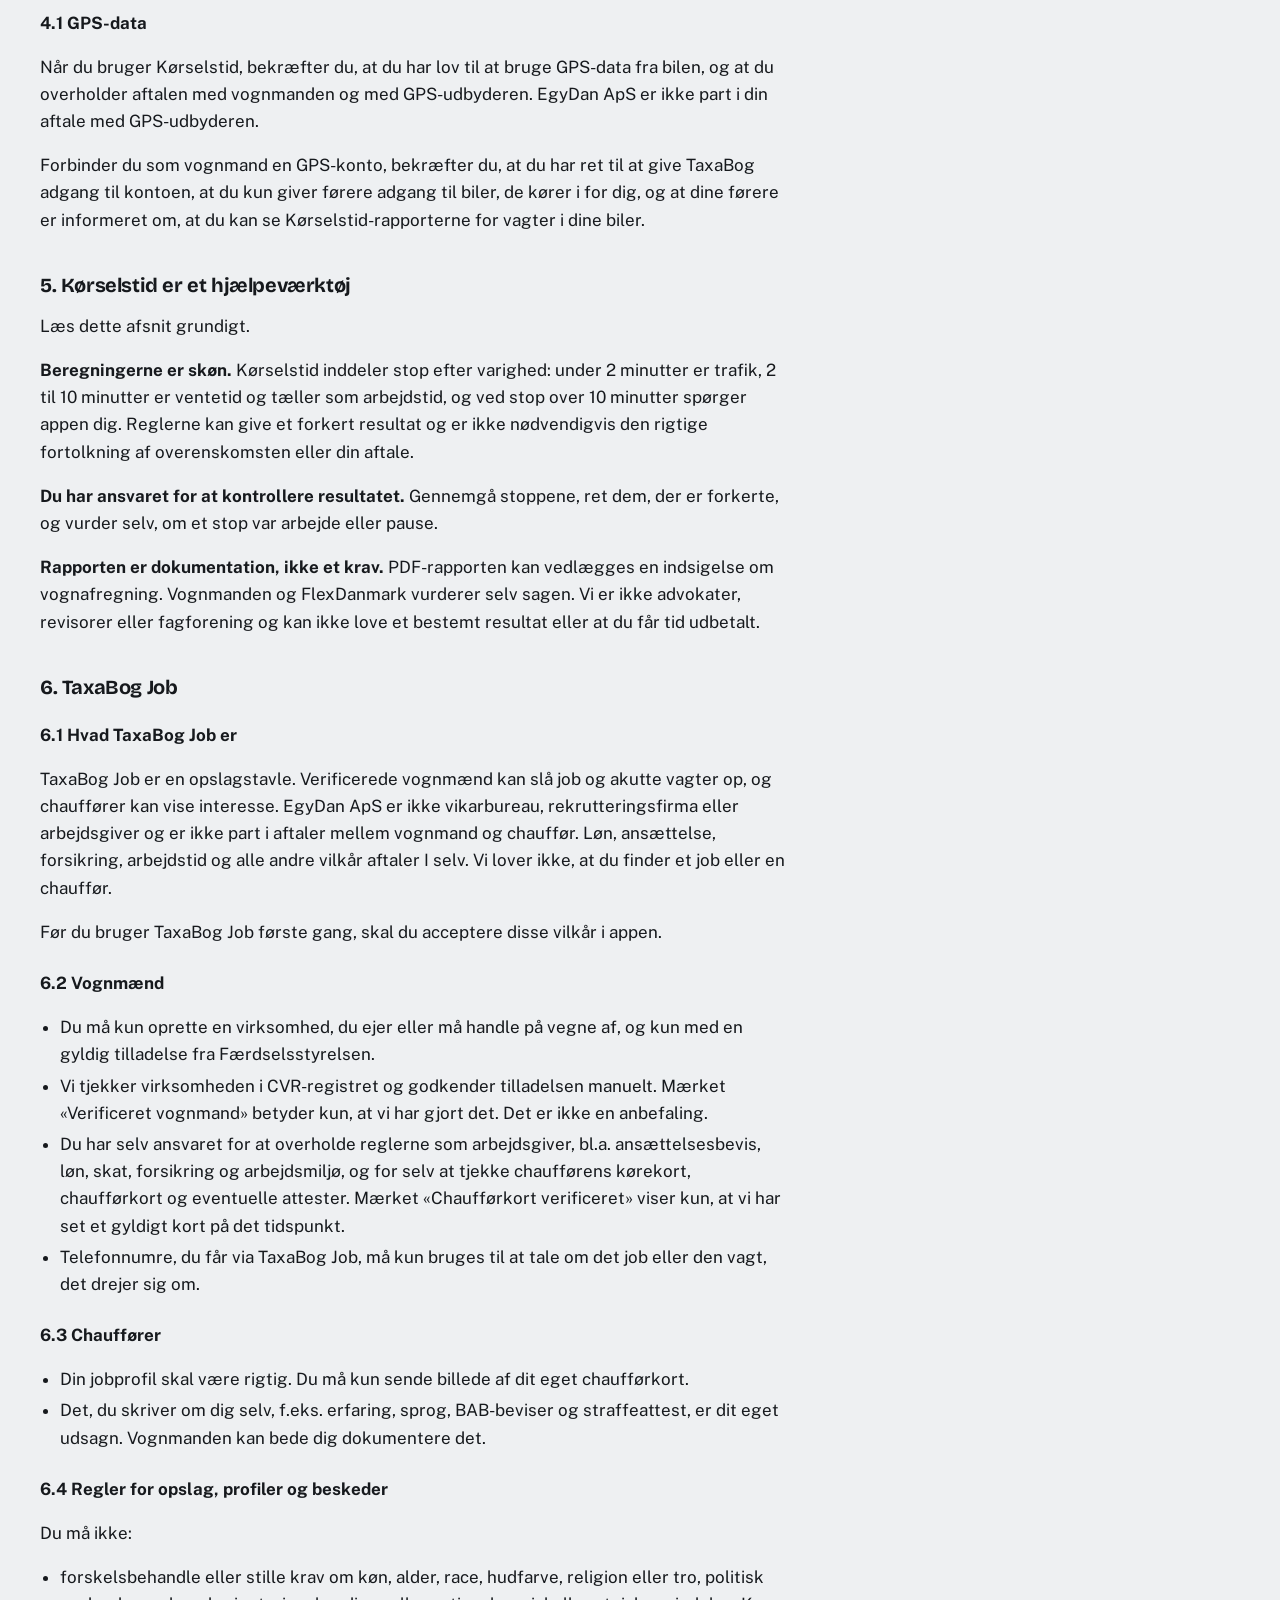
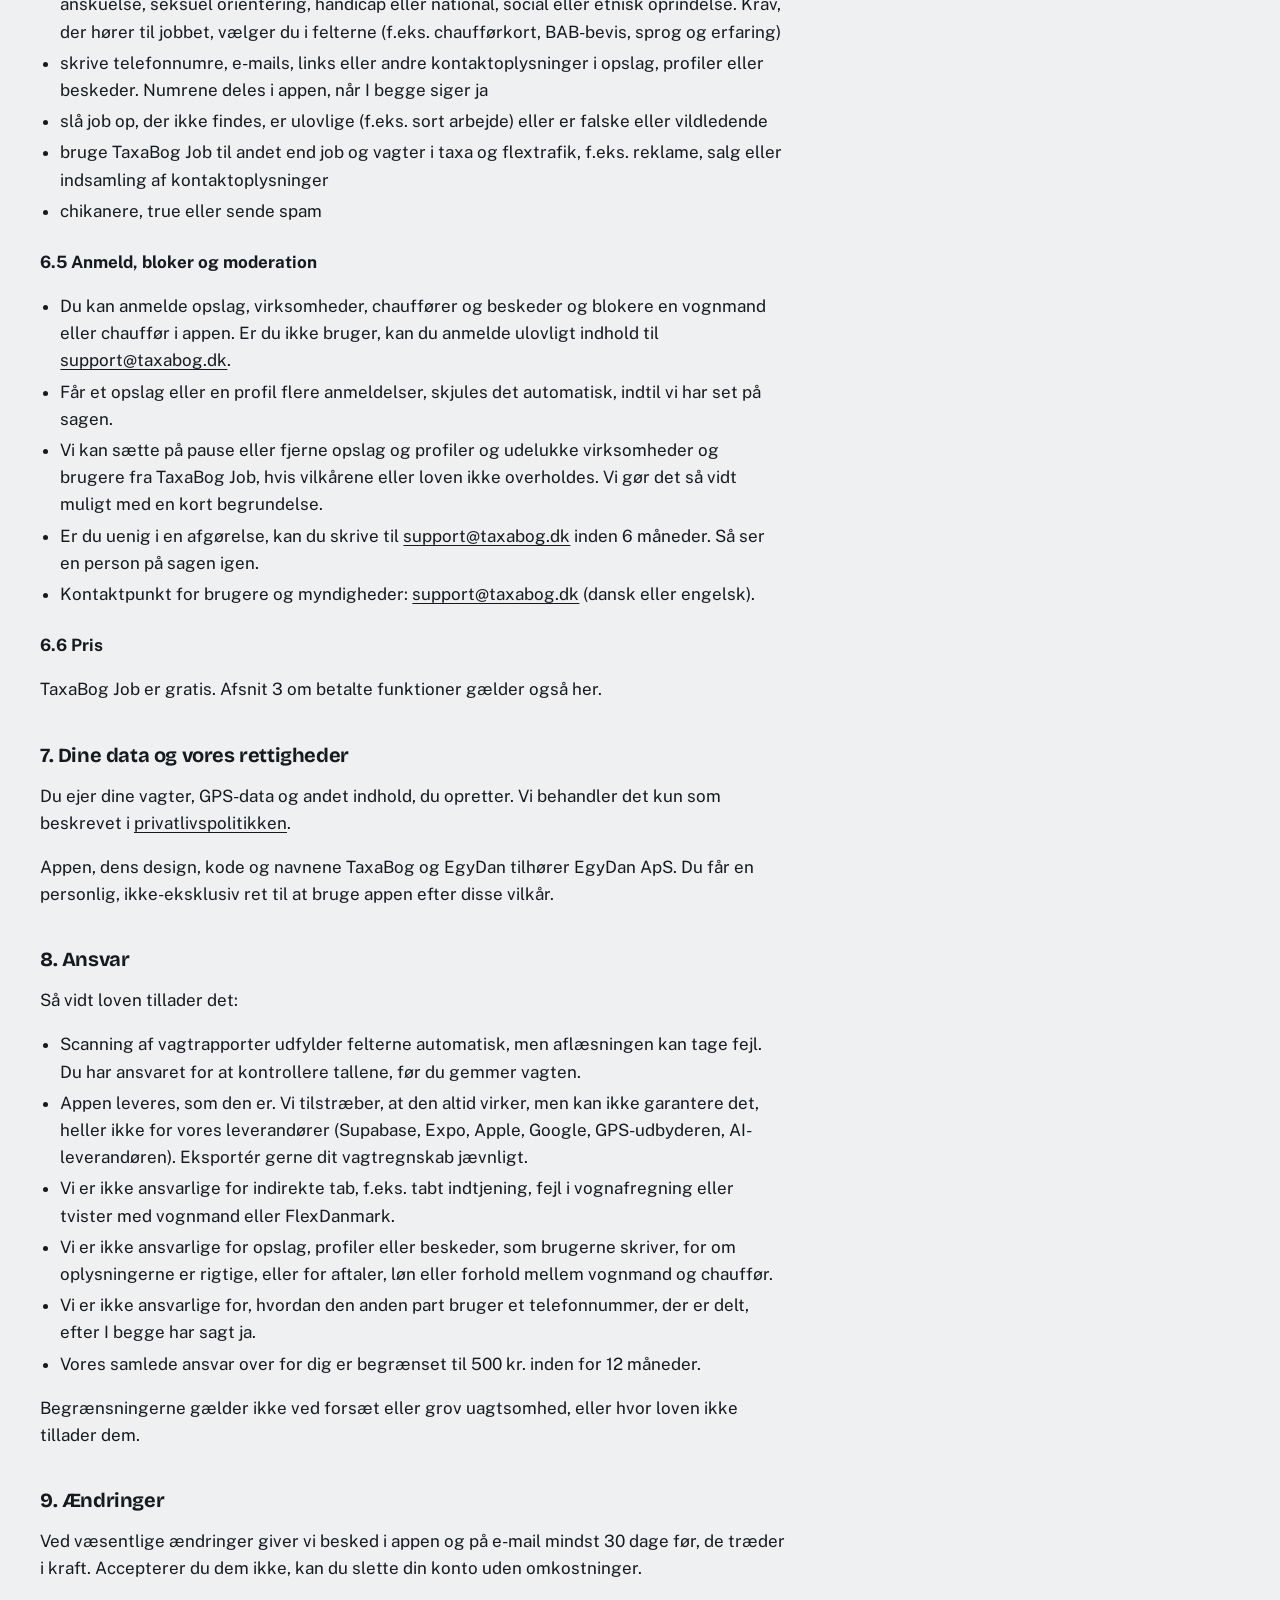
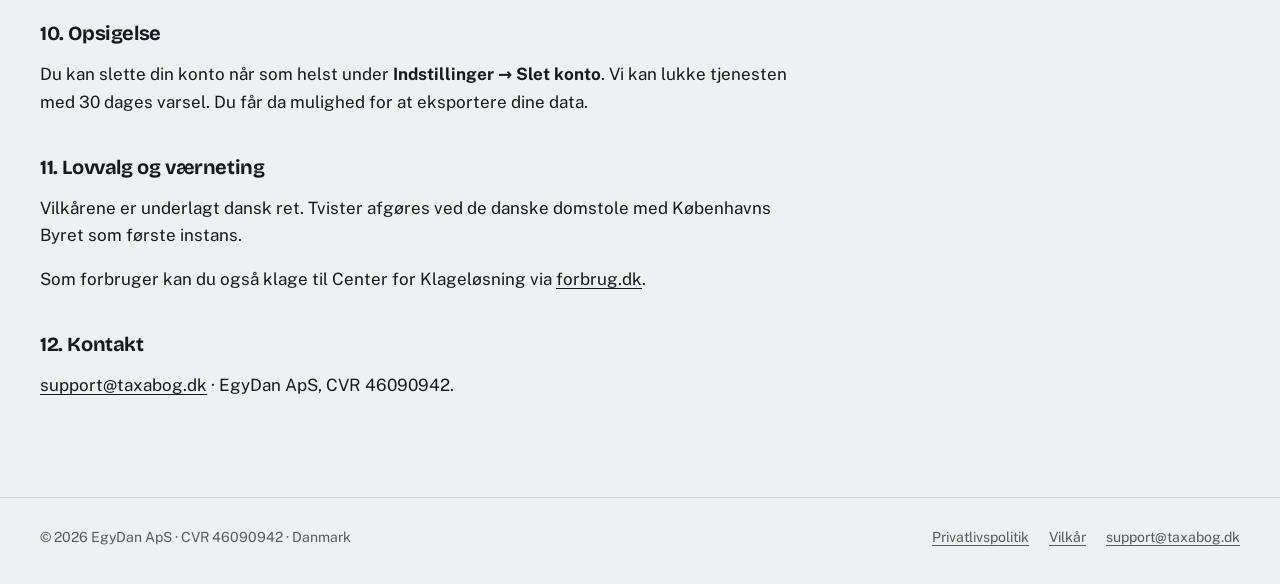
<file: vilkaar/index.html>
<!doctype html>
<html lang="da">
<head>
<meta charset="utf-8">
<meta name="viewport" content="width=device-width, initial-scale=1, viewport-fit=cover">
<title>Vilkår · TaxaBog</title>
<meta name="description" content="Vilkår for brug af appen TaxaBog fra EgyDan ApS.">
<link rel="canonical" href="https://taxabog.dk/vilkaar/">
<meta name="theme-color" content="#111316" media="(prefers-color-scheme: dark)">
<meta name="theme-color" content="#eef0f2" media="(prefers-color-scheme: light)">
<link rel="icon" href="data:image/svg+xml,%3Csvg xmlns='http://www.w3.org/2000/svg' viewBox='0 0 32 32'%3E%3Crect width='32' height='32' rx='7' fill='%2316191d'/%3E%3Crect x='6' y='9' width='20' height='6' rx='2' fill='%23ffb800'/%3E%3Crect x='6' y='18' width='20' height='3' rx='1.5' fill='%23eef0f2'/%3E%3Crect x='6' y='23' width='13' height='3' rx='1.5' fill='%23eef0f2'/%3E%3C/svg%3E">
<link rel="preload" href="../fonts/bricolage-grotesque-latin-wght-normal.woff2" as="font" type="font/woff2" crossorigin>
<link rel="stylesheet" href="../style.css?v=20261124">
</head>
<body>
<header class="site-header">
  <div class="wrap">
    <a class="brand" href="../">
      <span class="brand-mark">TaxaBog</span>
    </a>
    <nav class="nav" aria-label="Hovedmenu">
      <a href="../#scan">Funktioner</a>
      <a href="../job/">Jobportal</a>
      <a href="../#om">Om os</a>
      <a href="../#kontakt">Kontakt</a>
    </nav>
  </div>
</header>

<main class="legal">
  <div class="wrap">
    <a class="back" href="../">← taxabog.dk</a>
    <article class="prose">
<h1>Vilkår for brug af TaxaBog</h1>
<p><strong>Gældende fra:</strong> 29. september 2026<br />
<strong>Senest opdateret:</strong> 24. november 2026<br />
<strong>Version:</strong> 2</p>
<p>Disse vilkår er en aftale mellem <strong>EgyDan ApS</strong> ("vi", "os") og dig som bruger af appen <strong>TaxaBog</strong>. Ved at oprette en konto accepterer du vilkårene og vores <a href="../privatlivspolitik/">privatlivspolitik</a>. Skriv til <a href="mailto:support@taxabog.dk">support@taxabog.dk</a>, hvis noget er uklart.</p>
<h2>1. Om TaxaBog</h2>
<p>TaxaBog er en app til danske taxa- og flextrafikførere og vognmænd. Den bruges til at:</p>
<ul>
<li>registrere vagter og vagtregnskab</li>
<li>se indtjening over tid</li>
<li>dele vagter med en vognmand eller kollega</li>
<li>registrere kørselstid i flextrafik med telefonens GPS (Kørselstid)</li>
<li>lave PDF-rapporter til vognafregning</li>
<li>finde job og chauffører i TaxaBog Job</li>
</ul>
<p>Appen leveres af EgyDan ApS, CVR 46090942, Danmark.</p>
<h2>2. Din konto</h2>
<ul>
<li>Du skal være mindst 18 år og køre taxa eller flextrafik i Danmark eller være vognmand.</li>
<li>Du skal oplyse korrekte oplysninger og holde din adgangskode for dig selv.</li>
<li>En konto er personlig og må ikke deles.</li>
<li>Du er ansvarlig for, hvad der sker på din konto. Giv os straks besked, hvis du tror, andre har fået adgang.</li>
</ul>
<p>Vi kan lukke en konto, der bruges ulovligt, skader tjenesten eller andre brugere, eller som bevidst indeholder falske data.</p>
<h2>3. Pris</h2>
<p>TaxaBog er gratis, også Kørselstid. Hvis vi senere indfører betalte funktioner, giver vi besked mindst 30 dage i forvejen. Du betaler aldrig for noget uden selv at have tilmeldt dig aktivt, og de funktioner, du har i dag, forbliver gratis.</p>
<h2>4. Brug af appen</h2>
<p>Du må bruge TaxaBog til dine egne vagter, til biler du er vognmand for, og til at dele data med personer, der har en saglig grund til at se dem.</p>
<p>Du må ikke:</p>
<ul>
<li>bruge appen til ulovlige formål</li>
<li>indtaste bevidst forkerte oplysninger</li>
<li>hente GPS-data for biler, du ikke har lovlig adgang til</li>
<li>kopiere, videresælge eller forsøge at omgå appens sikkerhed</li>
<li>hente data automatisk (scraping) eller chikanere andre brugere via delinger</li>
</ul>
<h3>4.1 GPS-data</h3>
<p>Når du bruger Kørselstid, bekræfter du, at du har lov til at bruge GPS-data fra bilen, og at du overholder aftalen med vognmanden og med GPS-udbyderen. EgyDan ApS er ikke part i din aftale med GPS-udbyderen.</p>
<p>Forbinder du som vognmand en GPS-konto, bekræfter du, at du har ret til at give TaxaBog adgang til kontoen, at du kun giver førere adgang til biler, de kører i for dig, og at dine førere er informeret om, at du kan se Kørselstid-rapporterne for vagter i dine biler.</p>
<h2>5. Kørselstid er et hjælpeværktøj</h2>
<p>Læs dette afsnit grundigt.</p>
<p><strong>Beregningerne er skøn.</strong> Kørselstid inddeler stop efter varighed: under 2 minutter er trafik, 2 til 10 minutter er ventetid og tæller som arbejdstid, og ved stop over 10 minutter spørger appen dig. Reglerne kan give et forkert resultat og er ikke nødvendigvis den rigtige fortolkning af overenskomsten eller din aftale.</p>
<p><strong>Du har ansvaret for at kontrollere resultatet.</strong> Gennemgå stoppene, ret dem, der er forkerte, og vurder selv, om et stop var arbejde eller pause.</p>
<p><strong>Rapporten er dokumentation, ikke et krav.</strong> PDF-rapporten kan vedlægges en indsigelse om vognafregning. Vognmanden og FlexDanmark vurderer selv sagen. Vi er ikke advokater, revisorer eller fagforening og kan ikke love et bestemt resultat eller at du får tid udbetalt.</p>
<h2>6. TaxaBog Job</h2>
<h3>6.1 Hvad TaxaBog Job er</h3>
<p>TaxaBog Job er en opslagstavle. Verificerede vognmænd kan slå job og akutte vagter op, og chauffører kan vise interesse. EgyDan ApS er ikke vikarbureau, rekrutteringsfirma eller arbejdsgiver og er ikke part i aftaler mellem vognmand og chauffør. Løn, ansættelse, forsikring, arbejdstid og alle andre vilkår aftaler I selv. Vi lover ikke, at du finder et job eller en chauffør.</p>
<p>Før du bruger TaxaBog Job første gang, skal du acceptere disse vilkår i appen.</p>
<h3>6.2 Vognmænd</h3>
<ul>
<li>Du må kun oprette en virksomhed, du ejer eller må handle på vegne af, og kun med en gyldig tilladelse fra Færdselsstyrelsen.</li>
<li>Vi tjekker virksomheden i CVR-registret og godkender tilladelsen manuelt. Mærket «Verificeret vognmand» betyder kun, at vi har gjort det. Det er ikke en anbefaling.</li>
<li>Du har selv ansvaret for at overholde reglerne som arbejdsgiver, bl.a. ansættelsesbevis, løn, skat, forsikring og arbejdsmiljø, og for selv at tjekke chaufførens kørekort, chaufførkort og eventuelle attester. Mærket «Chaufførkort verificeret» viser kun, at vi har set et gyldigt kort på det tidspunkt.</li>
<li>Telefonnumre, du får via TaxaBog Job, må kun bruges til at tale om det job eller den vagt, det drejer sig om.</li>
</ul>
<h3>6.3 Chauffører</h3>
<ul>
<li>Din jobprofil skal være rigtig. Du må kun sende billede af dit eget chaufførkort.</li>
<li>Det, du skriver om dig selv, f.eks. erfaring, sprog, BAB-beviser og straffeattest, er dit eget udsagn. Vognmanden kan bede dig dokumentere det.</li>
</ul>
<h3>6.4 Regler for opslag, profiler og beskeder</h3>
<p>Du må ikke:</p>
<ul>
<li>forskelsbehandle eller stille krav om køn, alder, race, hudfarve, religion eller tro, politisk anskuelse, seksuel orientering, handicap eller national, social eller etnisk oprindelse. Krav, der hører til jobbet, vælger du i felterne (f.eks. chaufførkort, BAB-bevis, sprog og erfaring)</li>
<li>skrive telefonnumre, e-mails, links eller andre kontaktoplysninger i opslag, profiler eller beskeder. Numrene deles i appen, når I begge siger ja</li>
<li>slå job op, der ikke findes, er ulovlige (f.eks. sort arbejde) eller er falske eller vildledende</li>
<li>bruge TaxaBog Job til andet end job og vagter i taxa og flextrafik, f.eks. reklame, salg eller indsamling af kontaktoplysninger</li>
<li>chikanere, true eller sende spam</li>
</ul>
<h3>6.5 Anmeld, bloker og moderation</h3>
<ul>
<li>Du kan anmelde opslag, virksomheder, chauffører og beskeder og blokere en vognmand eller chauffør i appen. Er du ikke bruger, kan du anmelde ulovligt indhold til <a href="mailto:support@taxabog.dk">support@taxabog.dk</a>.</li>
<li>Får et opslag eller en profil flere anmeldelser, skjules det automatisk, indtil vi har set på sagen.</li>
<li>Vi kan sætte på pause eller fjerne opslag og profiler og udelukke virksomheder og brugere fra TaxaBog Job, hvis vilkårene eller loven ikke overholdes. Vi gør det så vidt muligt med en kort begrundelse.</li>
<li>Er du uenig i en afgørelse, kan du skrive til <a href="mailto:support@taxabog.dk">support@taxabog.dk</a> inden 6 måneder. Så ser en person på sagen igen.</li>
<li>Kontaktpunkt for brugere og myndigheder: <a href="mailto:support@taxabog.dk">support@taxabog.dk</a> (dansk eller engelsk).</li>
</ul>
<h3>6.6 Pris</h3>
<p>TaxaBog Job er gratis. Afsnit 3 om betalte funktioner gælder også her.</p>
<h2>7. Dine data og vores rettigheder</h2>
<p>Du ejer dine vagter, GPS-data og andet indhold, du opretter. Vi behandler det kun som beskrevet i <a href="../privatlivspolitik/">privatlivspolitikken</a>.</p>
<p>Appen, dens design, kode og navnene TaxaBog og EgyDan tilhører EgyDan ApS. Du får en personlig, ikke-eksklusiv ret til at bruge appen efter disse vilkår.</p>
<h2>8. Ansvar</h2>
<p>Så vidt loven tillader det:</p>
<ul>
<li>Scanning af vagtrapporter udfylder felterne automatisk, men aflæsningen kan tage fejl. Du har ansvaret for at kontrollere tallene, før du gemmer vagten.</li>
<li>Appen leveres, som den er. Vi tilstræber, at den altid virker, men kan ikke garantere det, heller ikke for vores leverandører (Supabase, Expo, Apple, Google, GPS-udbyderen, AI-leverandøren). Eksportér gerne dit vagtregnskab jævnligt.</li>
<li>Vi er ikke ansvarlige for indirekte tab, f.eks. tabt indtjening, fejl i vognafregning eller tvister med vognmand eller FlexDanmark.</li>
<li>Vi er ikke ansvarlige for opslag, profiler eller beskeder, som brugerne skriver, for om oplysningerne er rigtige, eller for aftaler, løn eller forhold mellem vognmand og chauffør.</li>
<li>Vi er ikke ansvarlige for, hvordan den anden part bruger et telefonnummer, der er delt, efter I begge har sagt ja.</li>
<li>Vores samlede ansvar over for dig er begrænset til 500 kr. inden for 12 måneder.</li>
</ul>
<p>Begrænsningerne gælder ikke ved forsæt eller grov uagtsomhed, eller hvor loven ikke tillader dem.</p>
<h2>9. Ændringer</h2>
<p>Ved væsentlige ændringer giver vi besked i appen og på e-mail mindst 30 dage før, de træder i kraft. Accepterer du dem ikke, kan du slette din konto uden omkostninger.</p>
<h2>10. Opsigelse</h2>
<p>Du kan slette din konto når som helst under <strong>Indstillinger → Slet konto</strong>. Vi kan lukke tjenesten med 30 dages varsel. Du får da mulighed for at eksportere dine data.</p>
<h2>11. Lovvalg og værneting</h2>
<p>Vilkårene er underlagt dansk ret. Tvister afgøres ved de danske domstole med Københavns Byret som første instans.</p>
<p>Som forbruger kan du også klage til Center for Klageløsning via <a href="https://www.forbrug.dk">forbrug.dk</a>.</p>
<h2>12. Kontakt</h2>
<p><a href="mailto:support@taxabog.dk">support@taxabog.dk</a> · EgyDan ApS, CVR 46090942.</p>
    </article>
  </div>
</main>

<footer class="site-footer">
  <div class="wrap">
    <span>© 2026 EgyDan ApS · CVR 46090942 · Danmark</span>
    <nav aria-label="Juridisk">
      <a href="../privatlivspolitik/">Privatlivspolitik</a>
      <a href="../vilkaar/" aria-current="page">Vilkår</a>
      <a href="mailto:support@taxabog.dk">support@taxabog.dk</a>
    </nav>
  </div>
</footer>
</body>
</html>
</file>
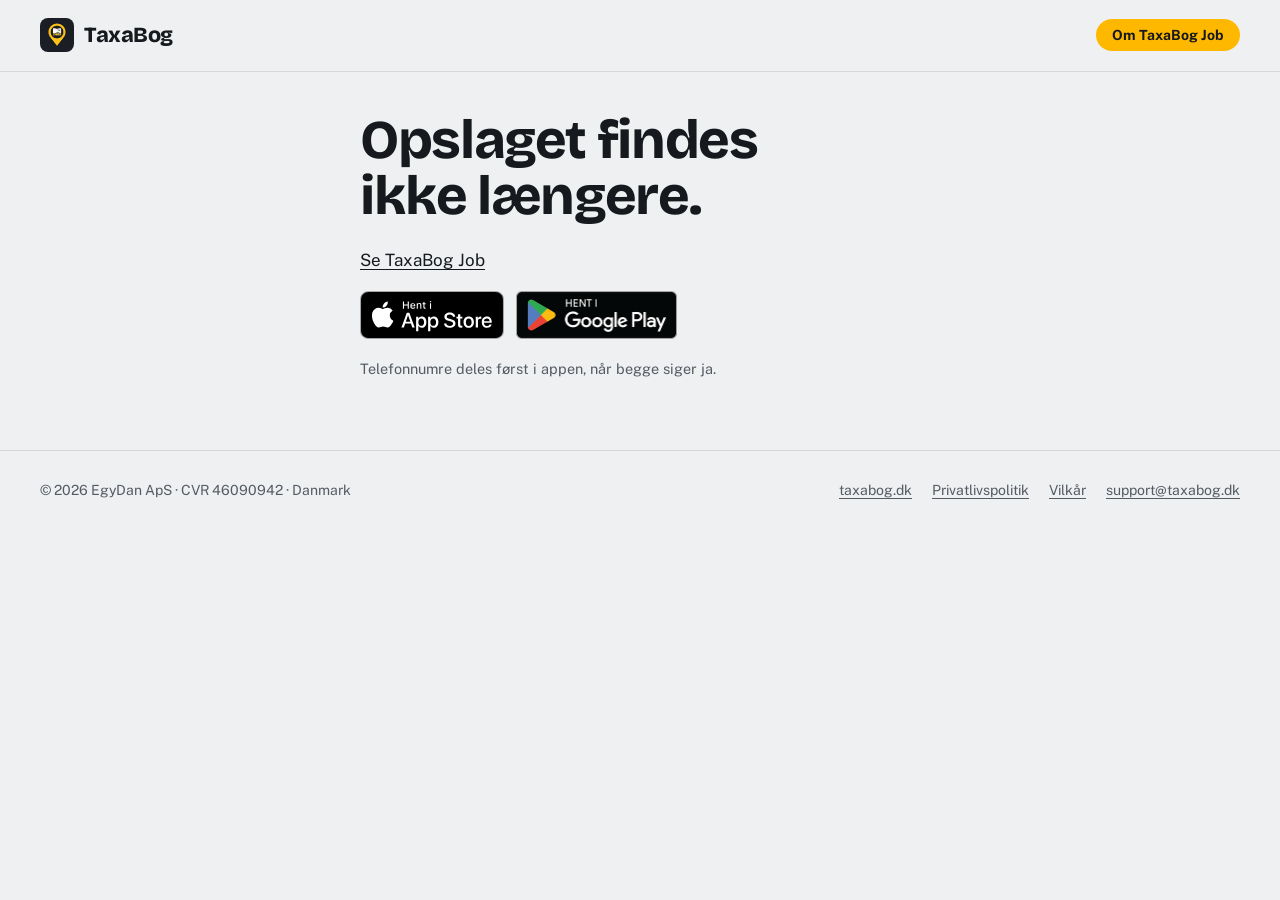
<file: job/vis/index.html>
<!doctype html>
<html lang="da">
<head>
<meta charset="utf-8">
<meta name="viewport" content="width=device-width, initial-scale=1, viewport-fit=cover">
<meta http-equiv="Content-Security-Policy" content="default-src 'self'; connect-src https://zcvayaoyhrnzhvocmuuq.supabase.co; img-src 'self'; style-src 'self' 'unsafe-inline'; font-src 'self'; script-src 'self'; base-uri 'none'; form-action 'none'">
<meta name="referrer" content="no-referrer">
<title>TaxaBog Job · Opslag</title>
<meta name="description" content="Et opslag i TaxaBog Job: faste job og akutte vagter i taxa og flextrafik hos verificerede vognmænd.">
<meta name="robots" content="noindex">
<meta name="apple-itunes-app" content="app-id=6820941732">

<!-- Generic preview card (link scrapers don't run JavaScript, Q12) -->
<meta property="og:type" content="website">
<meta property="og:url" content="https://taxabog.dk/job/">
<meta property="og:title" content="TaxaBog Job · Akutte vagter og faste job i taxa og flextrafik">
<meta property="og:description" content="Se opslaget i TaxaBog. Dit nummer deles først, når I begge siger ja.">
<meta property="og:image" content="https://taxabog.dk/img/og-job.png">
<meta property="og:image:width" content="1200">
<meta property="og:image:height" content="630">
<meta property="og:locale" content="da_DK">
<meta property="og:site_name" content="TaxaBog">
<meta name="twitter:card" content="summary_large_image">
<meta name="twitter:image" content="https://taxabog.dk/img/og-job.png">

<meta name="theme-color" content="#111316" media="(prefers-color-scheme: dark)">
<meta name="theme-color" content="#eef0f2" media="(prefers-color-scheme: light)">
<link rel="icon" type="image/png" sizes="32x32" href="../../img/favicon-32.png">
<link rel="apple-touch-icon" href="../../img/app-icon-180.png">
<link rel="stylesheet" href="../../style.css?v=20261124">
<style>
  /* Share page only */
  .share { max-width: 560px; margin: 0 auto; padding: 40px 0 56px; }
  .share-card {
    background: var(--surface); border: 1px solid var(--line); border-radius: 14px;
    padding: 22px 22px 20px; margin: 0 0 22px;
  }
  .share-card h1 { font-size: 1.6rem; margin: 6px 0 10px; }
  .share-tags { display: flex; flex-wrap: wrap; gap: 6px; margin: 0 0 12px; }
  .share-tag {
    font-family: var(--mono); font-size: 0.72rem; font-weight: 500; letter-spacing: 0.06em; text-transform: uppercase;
    border: 1px solid var(--line); border-radius: 4px; padding: 3px 8px; color: var(--muted);
  }
  .share-tag.akut { background: var(--signal); color: var(--signal-ink); border-color: var(--signal); }
  .share-line { margin: 4px 0; color: var(--muted); }
  .share-company { margin: 14px 0 0; font-weight: 700; }
  .share-verified { color: var(--muted); font-weight: 500; }
  .share-founder { display: inline-flex; align-items: center; gap: 4px; padding: 1px 8px; border-radius: 999px;
    border: 1px solid rgba(232,179,58,.55); background: rgba(232,179,58,.12); color: #B8860B;
    font-size: .8em; font-weight: 700; vertical-align: middle; }
  .share-founder[hidden] { display: none; }
  .share-founder::before { content: "\2605"; font-size: .9em; }
  @media (prefers-color-scheme: dark) { .share-founder { color: #E8B33A; } }
  .share-shifts { margin: 10px 0 0; padding-left: 18px; }
  .share .actions { display: flex; flex-wrap: wrap; gap: 12px; align-items: center; margin: 0 0 18px; }
  .share-note { color: var(--muted); font-size: 0.9rem; }
  [hidden] { display: none !important; }
</style>
</head>
<body>
<header class="site-header">
  <div class="wrap">
    <a class="brand" href="../../">
      <img class="brand-icon" src="../../img/app-icon-128.png" width="34" height="34" alt="">
      <span class="brand-mark">TaxaBog</span>
    </a>
    <a class="nav-cta" href="../">Om TaxaBog Job</a>
  </div>
</header>

<main>
<div class="wrap">
  <div class="share">
    <p id="loading">Henter opslaget…</p>

    <div id="gone" hidden>
      <h1>Opslaget findes ikke længere.</h1>
      <p><a href="../">Se TaxaBog Job</a></p>
    </div>

    <div id="error" hidden>
      <p>Kunne ikke hente opslaget. Prøv igen senere.</p>
    </div>

    <article id="post" class="share-card" hidden>
      <div class="share-tags" id="tags"></div>
      <h1 id="title"></h1>
      <p class="share-line" id="area"></p>
      <p class="share-line" id="work"></p>
      <ul class="share-shifts" id="shifts" hidden></ul>
      <p class="share-company"><span id="company"></span> <span class="share-verified">✓ Verificeret vognmand</span> <span id="founder" class="share-founder" hidden>Grundlægger</span></p>
    </article>

    <div id="open" hidden>
      <div class="actions">
        <a class="btn btn-primary" id="open-app" href="../">Åbn i TaxaBog</a>
      </div>
    </div>

    <div class="actions">
      <a class="store-badge" href="https://apps.apple.com/app/taxabog-vagtregnskab/id6820941732" target="_blank" rel="noopener">
        <img src="../../img/app-store-badge-da-black.svg" width="144" height="48" alt="Hent i App Store">
      </a>
      <a class="store-badge" href="https://play.google.com/store/apps/details?id=dk.egydan.taxabog" target="_blank" rel="noopener">
        <img src="../../img/google-play-badge-da.png" width="162" height="48" alt="Hent i Google Play">
      </a>
    </div>

    <p class="share-note">Telefonnumre deles først i appen, når begge siger ja.</p>
  </div>
</div>
</main>

<footer class="site-footer">
  <div class="wrap">
    <span>© 2026 EgyDan ApS · CVR 46090942 · Danmark</span>
    <nav aria-label="Juridisk">
      <a href="../../">taxabog.dk</a>
      <a href="../../privatlivspolitik/">Privatlivspolitik</a>
      <a href="../../vilkaar/">Vilkår</a>
      <a href="mailto:support@taxabog.dk">support@taxabog.dk</a>
    </nav>
  </div>
</footer>

<script src="vis.js"></script>
</body>
</html>
</file>
<file: style.css>
/* ==========================================================================
   egydan.com — EgyDan ApS / TaxaBog
   Layout: one 1080px column; the hero pairs the pitch with a shift slip
   (vagtseddel), the only boxed object on the page. Everything else is
   type and rhythm. Taxi yellow is the roof sign: used sparingly as a fill.
   ========================================================================== */

@font-face {
  font-family: "Bricolage Grotesque";
  src: url("fonts/bricolage-grotesque-latin-wght-normal.woff2") format("woff2-variations");
  font-weight: 200 800;
  font-display: swap;
}
@font-face {
  font-family: "Public Sans";
  src: url("fonts/public-sans-latin-400-normal.woff2") format("woff2");
  font-weight: 400;
  font-display: swap;
}
@font-face {
  font-family: "Public Sans";
  src: url("fonts/public-sans-latin-600-normal.woff2") format("woff2");
  font-weight: 600;
  font-display: swap;
}
@font-face {
  font-family: "Public Sans";
  src: url("fonts/public-sans-latin-700-normal.woff2") format("woff2");
  font-weight: 700;
  font-display: swap;
}
@font-face {
  font-family: "IBM Plex Mono";
  src: url("fonts/ibm-plex-mono-latin-400-normal.woff2") format("woff2");
  font-weight: 400;
  font-display: swap;
}
@font-face {
  font-family: "IBM Plex Mono";
  src: url("fonts/ibm-plex-mono-latin-500-normal.woff2") format("woff2");
  font-weight: 500;
  font-display: swap;
}

:root {
  --bg: #eef0f2;          /* asphalt, light */
  --surface: #ffffff;
  --ink: #16191d;
  --muted: #545b63;
  --line: #d3d8dd;
  --signal: #ffb800;      /* taxi roof sign */
  --signal-ink: #16191d;
  --good: #16794a;

  --display: "Bricolage Grotesque", "Arial Narrow", system-ui, sans-serif;
  --body: "Public Sans", system-ui, -apple-system, "Segoe UI", sans-serif;
  --mono: "IBM Plex Mono", ui-monospace, "SFMono-Regular", Menlo, monospace;

  --step--1: 0.875rem;
  --step-0: 1.0625rem;
  --step-1: 1.25rem;
  --step-2: 1.625rem;
  --step-3: clamp(2.1rem, 4.6vw, 3.4rem);

  color-scheme: light;
}
@media (prefers-color-scheme: dark) {
  :root:not([data-theme="light"]) {
    --bg: #111316;
    --surface: #1a1d21;
    --ink: #eef0f2;
    --muted: #9ba2aa;
    --line: #2b3036;
    --signal: #ffb800;
    --signal-ink: #111316;
    --good: #4cc38a;
    color-scheme: dark;
  }
}
:root[data-theme="dark"] {
  --bg: #111316;
  --surface: #1a1d21;
  --ink: #eef0f2;
  --muted: #9ba2aa;
  --line: #2b3036;
  --signal: #ffb800;
  --signal-ink: #111316;
  --good: #4cc38a;
  color-scheme: dark;
}

*, *::before, *::after { box-sizing: border-box; }

html { -webkit-text-size-adjust: 100%; }

body {
  margin: 0;
  background: var(--bg);
  color: var(--ink);
  font-family: var(--body);
  font-size: var(--step-0);
  line-height: 1.6;
}

img { max-width: 100%; }

a { color: inherit; text-decoration-thickness: 1px; text-underline-offset: 3px; }
a:hover { text-decoration-color: var(--signal); }
a:focus-visible, button:focus-visible {
  outline: 3px solid var(--signal);
  outline-offset: 3px;
  border-radius: 4px;
}

.wrap {
  width: 100%;
  max-width: 1240px;
  margin-inline: auto;
  padding-inline: 20px;
}

/* ---------- header ---------- */

.site-header {
  border-bottom: 1px solid var(--line);
}
.site-header .wrap {
  display: flex;
  flex-wrap: wrap;
  align-items: center;
  justify-content: space-between;
  gap: 12px 24px;
  padding-block: 18px;
}
.brand {
  display: flex;
  align-items: baseline;
  gap: 10px;
  text-decoration: none;
}
.brand-mark {
  font-family: var(--display);
  font-weight: 800;
  font-size: 1.35rem;
  letter-spacing: -0.02em;
}
.brand-icon { align-self: center; border-radius: 8px; flex: none; }
.nav {
  display: flex;
  flex-wrap: wrap;
  gap: 4px 22px;
  font-size: var(--step--1);
  font-weight: 600;
}
.nav a { text-decoration: none; color: var(--muted); }
.nav a:hover, .nav a[aria-current="page"] { color: var(--ink); }
/* "flextrafik" tag beside Kørselstid, so flextrafik drivers spot it */

/* ---------- hero ---------- */

.hero .wrap {
  display: grid;
  grid-template-columns: minmax(0, 1fr);
  gap: 36px;
  padding-block: 28px 56px;
}
.eyebrow {
  font-family: var(--mono);
  font-size: 0.8rem;
  letter-spacing: 0.08em;
  text-transform: uppercase;
  color: var(--muted);
  margin: 0 0 18px;
}
h1 {
  font-family: var(--display);
  font-weight: 750;
  font-size: var(--step-3);
  line-height: 1.04;
  letter-spacing: -0.025em;
  margin: 0 0 22px;
  text-wrap: balance;
}
.hl {
  background: linear-gradient(transparent 58%, var(--signal) 58%, var(--signal) 92%, transparent 92%);
  padding-inline: 0.06em;
  -webkit-box-decoration-break: clone;
  box-decoration-break: clone;
}
.lead {
  font-size: var(--step-1);
  line-height: 1.55;
  color: var(--muted);
  max-width: 34em;
  margin: 0 0 30px;
}
.actions { display: flex; flex-wrap: wrap; gap: 12px; align-items: center; }
.btn {
  display: inline-flex;
  align-items: center;
  gap: 8px;
  padding: 13px 20px;
  border-radius: 999px;
  font-weight: 700;
  font-size: var(--step--1);
  text-decoration: none;
  border: 1.5px solid var(--ink);
}
.btn-primary { background: var(--signal); color: var(--signal-ink); border-color: var(--signal); }
.btn-primary:hover { filter: brightness(1.05); }
.btn-ghost { color: var(--ink); }
.btn-ghost:hover { background: var(--surface); }
.store-badge { display: inline-flex; line-height: 0; }
.store-badge img { display: block; height: 48px; width: auto; }
.status {
  margin: 22px 0 0;
  font-size: var(--step--1);
  color: var(--muted);
  display: flex;
  align-items: center;
  gap: 8px;
}
.status::before {
  content: "";
  width: 8px;
  height: 8px;
  border-radius: 50%;
  background: var(--good);
  flex: none;
}

/* ---------- the shift slip ---------- */

.slip {
  position: relative;
  background: var(--surface);
  border: 1px solid var(--line);
  border-radius: 6px;
  font-family: var(--mono);
  font-size: 0.9rem;
  box-shadow: 0 18px 40px -24px rgba(0, 0, 0, 0.35);
  transform: rotate(1.2deg);
  max-width: 380px;
  justify-self: center;
  width: 100%;
}
.slip::after {           /* tear-off edge */
  content: "";
  position: absolute;
  left: 0;
  right: 0;
  bottom: -7px;
  height: 8px;
  background:
    radial-gradient(circle at 7px 0, var(--bg) 5px, transparent 5.5px) 0 0 / 14px 8px repeat-x;
}
.slip-head {
  background: var(--signal);
  color: var(--signal-ink);
  padding: 10px 18px;
  border-radius: 5px 5px 0 0;
  display: flex;
  justify-content: space-between;
  font-weight: 500;
  letter-spacing: 0.08em;
  text-transform: uppercase;
  font-size: 0.78rem;
}
.slip-body { padding: 16px 18px 22px; display: grid; gap: 14px; }
.slip-meta { color: var(--muted); font-size: 0.8rem; line-height: 1.5; }
.slip dl { margin: 0; display: grid; gap: 7px; }
.slip .row {
  display: flex;
  justify-content: space-between;
  gap: 12px;
  font-variant-numeric: tabular-nums;
}
.slip dt { color: var(--muted); }
.slip dd { margin: 0; font-weight: 500; text-align: right; }
.slip .rule { border-top: 1px dashed var(--line); }
.slip .total dt, .slip .total dd { color: var(--ink); font-weight: 500; }
.slip .total dd { font-size: 1.05rem; }
.slip .wait dd { color: var(--good); }
.slip-foot { color: var(--muted); font-size: 0.74rem; line-height: 1.5; }

/* ---------- sections ---------- */

section { padding-block: 72px; border-top: 1px solid var(--line); }
h2 {
  font-family: var(--display);
  font-weight: 700;
  font-size: var(--step-2);
  line-height: 1.15;
  letter-spacing: -0.015em;
  margin: 0 0 14px;
  text-wrap: balance;
}
.section-intro { color: var(--muted); max-width: 38em; margin: 0 0 40px; }

.features {
  display: grid;
  grid-template-columns: repeat(2, minmax(0, 1fr));
  gap: 40px 56px;
}
.feature h3 {
  font-family: var(--display);
  font-weight: 650;
  font-size: var(--step-1);
  margin: 0 0 8px;
  display: flex;
  align-items: baseline;
  gap: 12px;
}
.tag {
  font-family: var(--mono);
  font-size: 0.7rem;
  font-weight: 500;
  letter-spacing: 0.08em;
  text-transform: uppercase;
  color: var(--muted);
  border: 1px solid var(--line);
  border-radius: 4px;
  padding: 1px 6px;
}
.feature p { margin: 0; color: var(--muted); max-width: 32em; }

.pillar {
  display: grid;
  grid-template-columns: 3.2rem minmax(0, 1fr);
  gap: 22px;
  padding-block: 34px;
  border-top: 1px solid var(--line);
}
.pillar:first-of-type { border-top: 0; padding-top: 0; }
.pillar-num {
  font-family: var(--display);
  font-weight: 800;
  font-size: 1.6rem;
  width: 3.2rem;
  height: 3.2rem;
  display: grid;
  place-items: center;
  background: var(--signal);
  color: var(--signal-ink);
  border-radius: 8px;
}
.pillar h3,
.how-text h3 {
  font-family: var(--display);
  font-weight: 700;
  font-size: var(--step-2);
  line-height: 1.15;
  margin: 0 0 10px;
  display: flex;
  flex-wrap: wrap;
  align-items: baseline;
  gap: 8px 12px;
}
.pillar p { margin: 0 0 14px; color: var(--muted); max-width: 40em; }
.ticks { list-style: none; margin: 0; padding: 0; display: grid; gap: 8px; max-width: 40em; }
.ticks li { position: relative; padding-left: 26px; }
.ticks li::before {
  content: "";
  position: absolute;
  left: 2px; top: 0.5em;
  width: 10px; height: 6px;
  border-left: 2.5px solid var(--good);
  border-bottom: 2.5px solid var(--good);
  transform: rotate(-45deg);
}

.hero-top {
  display: grid;
  grid-template-columns: minmax(0, 1.05fr) minmax(0, 0.95fr);
  gap: 24px 56px;
  align-items: start;
}
.hero-top h1 { margin-bottom: 0; }
.hero-top .lead { margin: 0 0 24px; }
.hero-art { margin: 0; position: relative; }
.hero-art img,
.hero-art video {
  display: block;
  width: 100%;
  height: auto;
  aspect-ratio: 3 / 2;
  object-fit: cover;
  border-radius: 14px;
  box-shadow: 0 24px 48px -26px rgba(0, 0, 0, 0.6);
}
.k-head {
  display: grid;
  grid-template-columns: minmax(0, 1.1fr) minmax(0, 0.9fr);
  gap: 48px;
  align-items: center;
  margin-bottom: 48px;
}
.k-head .section-intro { margin-bottom: 0; }
.k-note {
  margin: 20px 0 0;
  padding: 12px 14px;
  border-left: 3px solid var(--signal);
  background: var(--surface);
  border-radius: 0 8px 8px 0;
  font-size: var(--step--1);
  color: var(--muted);
  max-width: 38em;
}

.how {
  display: grid;
  grid-template-columns: minmax(0, 1fr) minmax(0, 1fr);
  gap: 48px;
  align-items: start;
}
.steps { list-style: none; margin: 0; padding: 0; display: grid; gap: 22px; counter-reset: step; }
.steps li { display: grid; grid-template-columns: 2.2rem minmax(0, 1fr); gap: 14px; counter-increment: step; }
.steps li::before {
  content: counter(step);
  font-family: var(--mono);
  font-weight: 500;
  width: 2.2rem;
  height: 2.2rem;
  border-radius: 50%;
  border: 1.5px solid var(--ink);
  display: grid;
  place-items: center;
  font-size: 0.9rem;
}
.steps strong { display: block; font-weight: 700; }
.steps span { color: var(--muted); }

.rules { overflow-x: auto; }
.rules table { width: 100%; border-collapse: collapse; font-size: var(--step--1); }
.rules caption {
  text-align: left;
  font-family: var(--mono);
  font-size: 0.78rem;
  letter-spacing: 0.08em;
  text-transform: uppercase;
  color: var(--muted);
  padding-bottom: 10px;
}
.rules th, .rules td { text-align: left; padding: 12px 10px 12px 0; border-top: 1px solid var(--line); vertical-align: top; }
.rules th { font-family: var(--mono); font-weight: 500; white-space: nowrap; font-variant-numeric: tabular-nums; }
.rules td { color: var(--muted); }
.rules .paid { color: var(--good); font-weight: 600; }

.about { max-width: 42em; }
.about p { margin: 0 0 16px; }
.about p:last-child { margin: 0; }

.contact-mail {
  font-family: var(--display);
  font-weight: 700;
  font-size: clamp(1.5rem, 4vw, 2.2rem);
  letter-spacing: -0.01em;
  word-break: break-word;
}
.contact-mail a { text-decoration-color: var(--signal); text-decoration-thickness: 3px; }
.contact-grid { display: grid; gap: 10px; }
.btn-whatsapp {
  display: inline-flex; align-items: center; gap: 10px;
  padding: 12px 20px; border-radius: 999px;
  background: #1f8a4c; color: #fff;
  font-weight: 700; text-decoration: none;
}
.btn-whatsapp:hover { background: #18703d; }
.btn-whatsapp:focus-visible { outline: 3px solid var(--signal); outline-offset: 3px; }
.contact-grid p { margin: 0; color: var(--muted); }

/* ---------- legal pages ---------- */

.legal .wrap { padding-block: 56px 80px; }
.prose { max-width: 44em; }
.prose h1 { font-size: clamp(2rem, 4vw, 2.8rem); }
.prose h2 { font-size: var(--step-1); margin: 40px 0 10px; }
.prose h3 { font-size: var(--step-0); margin: 24px 0 6px; font-weight: 700; }
.prose h4 { font-size: var(--step-0); margin: 18px 0 4px; font-weight: 700; color: var(--ink); }
.prose p, .prose li { color: var(--ink); }
.prose ul { padding-left: 1.2em; }
.prose li { margin-bottom: 4px; }
.prose table { width: 100%; border-collapse: collapse; font-size: var(--step--1); margin: 12px 0 20px; }
.prose th, .prose td { text-align: left; padding: 10px 12px 10px 0; border-top: 1px solid var(--line); vertical-align: top; }
.prose th { font-weight: 700; }
.table-scroll { overflow-x: auto; }
.back { display: inline-block; margin-bottom: 28px; font-size: var(--step--1); color: var(--muted); }

/* ---------- footer ---------- */

.site-footer { border-top: 1px solid var(--line); font-size: var(--step--1); color: var(--muted); }
.site-footer .wrap {
  display: flex;
  flex-wrap: wrap;
  justify-content: space-between;
  gap: 12px 24px;
  padding-block: 28px 36px;
}
.site-footer nav { display: flex; flex-wrap: wrap; gap: 6px 20px; }

/* ---------- small screens ---------- */

@media (max-width: 820px) {
  .hero .wrap { grid-template-columns: minmax(0, 1fr); gap: 32px; padding-block: 24px 48px; }
  .hero-top { grid-template-columns: minmax(0, 1fr); }
  .slip { transform: none; }
  .k-head { grid-template-columns: minmax(0, 1fr); gap: 36px; }
  .features, .how { grid-template-columns: minmax(0, 1fr); gap: 32px; }
  section { padding-block: 56px; }
  .pillar { grid-template-columns: minmax(0, 1fr); gap: 14px; }
  .site-header .wrap { flex-direction: column; align-items: flex-start; gap: 10px; padding-block: 14px 10px; }
  .nav { flex-wrap: nowrap; overflow-x: auto; white-space: nowrap; gap: 18px; width: 100%;
         scrollbar-width: none; -webkit-overflow-scrolling: touch; padding-bottom: 4px; }
  .nav::-webkit-scrollbar { display: none; }
}

@media (prefers-reduced-motion: no-preference) {
  .slip { transition: transform 0.4s ease; }
  .slip:hover { transform: rotate(0deg); }
}

/* ---------- password reset / email confirmed ---------- */
.auth-box { max-width: 28rem; }
.auth-box form { display: grid; gap: 8px; margin-top: 8px; }
.auth-box label { font-weight: 600; font-size: var(--step--1); margin-top: 8px; }
.pw-row { display: flex; gap: 8px; }
.pw-row input {
  flex: 1; min-width: 0; font: inherit; color: var(--ink); background: var(--surface);
  border: 1px solid var(--line); border-radius: 10px; padding: 12px 14px;
}
.pw-row input:focus { outline: 2px solid var(--signal); outline-offset: 1px; }
.pw-toggle {
  font: inherit; font-size: var(--step--1); font-weight: 600; color: var(--ink); background: none;
  border: 1px solid var(--line); border-radius: 10px; padding: 0 14px; cursor: pointer;
}
.auth-box .btn { margin-top: 12px; justify-self: start; cursor: pointer; }
.auth-box .btn:disabled { opacity: 0.6; cursor: default; }
.auth-hint { margin: 2px 0 0; font-size: var(--step--1); color: var(--muted); }
.auth-msg { font-weight: 600; }
.auth-err { color: #e5484d; }
.auth-ok, .auth-okt { color: var(--good); }

/* ---------- app screenshots ---------- */
.pillar { grid-template-columns: 3.2rem minmax(0, 1fr) 210px; align-items: start; column-gap: 40px; }
.phone {
  margin: 0;
  width: 100%;
  max-width: 210px;
  border-radius: 28px;
  padding: 7px;
  background: #050505;
  box-shadow: 0 0 0 1px var(--line), 0 24px 48px -24px rgba(0, 0, 0, 0.55);
}
.phone img { display: block; width: 100%; height: auto; border-radius: 23px; }
.how { grid-template-columns: 260px minmax(0, 1fr); gap: 56px; align-items: start; }
.phone-k { max-width: 260px; }
.how-text { display: grid; gap: 40px; }
@media (max-width: 820px) {
  .pillar { grid-template-columns: minmax(0, 1fr); }
  .pillar .phone { max-width: 240px; margin-top: 8px; }
  .how { grid-template-columns: minmax(0, 1fr); gap: 36px; }
  .phone-k { order: 2; max-width: 260px; }
}

/* Link to the sample report, inside the slip */
.slip-link {
  display: block; margin-top: 4px; padding-top: 12px;
  border-top: 1px dashed var(--line);
  font-size: 0.85rem; font-weight: 600; color: var(--ink);
  text-decoration: none;
}
.slip-link span { display: block; margin-bottom: 2px; font-weight: 400; color: var(--muted); text-decoration: none; }
.slip-link:hover { text-decoration: underline; text-underline-offset: 3px; }

/* ---------- 1.1: scan the report ---------- */
.scan-grid {
  display: grid;
  grid-template-columns: minmax(0, 1fr) minmax(0, 1.05fr);
  gap: 48px;
  align-items: start;
  margin-top: 28px;
}
.scan-cards { display: grid; gap: 18px; }
.scan-card {
  background: var(--surface);
  border: 1px solid var(--line);
  border-radius: 14px;
  padding: 20px 22px;
}
.scan-card h3 {
  font-family: var(--display);
  font-weight: 700;
  font-size: var(--step-1);
  line-height: 1.2;
  margin: 0 0 12px;
}
.scan-steps { margin: 0; padding: 0; list-style: none; counter-reset: scan; display: grid; gap: 10px; }
.scan-steps li { position: relative; padding-left: 38px; counter-increment: scan; }
.scan-steps li::before {
  content: counter(scan);
  position: absolute;
  left: 0; top: -1px;
  width: 26px; height: 26px;
  border-radius: 50%;
  background: var(--signal);
  color: var(--signal-ink);
  font-family: var(--mono);
  font-size: 0.8rem;
  font-weight: 700;
  display: grid;
  place-items: center;
}
.scan-privacy {
  margin: 0;
  padding: 14px 18px;
  border-left: 4px solid var(--signal);
  background: var(--surface);
  border-radius: 0 10px 10px 0;
  color: var(--muted);
  font-size: var(--step--1);
}
.scan-privacy strong { color: var(--ink); }
.scan-media { max-width: 340px; margin-inline: auto; }
.scan-video {
  width: 100%;
  display: block;
  border-radius: 22px;
  background: #16191d;
  box-shadow: 0 24px 48px -24px rgba(0, 0, 0, 0.55);
}
@media (max-width: 820px) {
  .scan-grid { grid-template-columns: minmax(0, 1fr); gap: 28px; }
}

/* Mine vagter: the Excel export peeks out behind the phone */
#vagter.pillar { grid-template-columns: 3.2rem minmax(0, 1fr) 290px; }
.phone-stack { position: relative; width: 100%; max-width: 290px; padding-bottom: 18px; }
.phone-stack .phone { position: relative; z-index: 1; }
.stack-back {
  position: absolute;
  z-index: 0;
  top: 34px;
  right: 22px;
  width: 62%;
  height: auto;
  border-radius: 18px;
  transform: rotate(7deg);
  box-shadow: 0 0 0 1px var(--line), 0 24px 48px -24px rgba(0, 0, 0, 0.55);
}
@media (max-width: 820px) {
  #vagter.pillar { grid-template-columns: minmax(0, 1fr); }
  .phone-stack { max-width: 300px; margin-top: 8px; }
  .phone-stack .phone { max-width: 240px; margin-top: 0; }
}

/* Video buttons: pause/play and sound */
.video-ctl {
  position: absolute;
  right: 14px;
  bottom: 14px;
  display: flex;
  gap: 8px;
}
.vbtn {
  display: inline-flex;
  align-items: center;
  gap: 6px;
  padding: 8px 14px;
  border: 0;
  border-radius: 999px;
  background: rgba(14, 16, 19, 0.72);
  color: #fff;
  font: 600 0.9rem/1 var(--body);
  cursor: pointer;
  backdrop-filter: blur(6px);
}
.vbtn:hover { background: rgba(14, 16, 19, 0.88); }
.vbtn:focus-visible { outline: 3px solid var(--signal); outline-offset: 2px; }
.scan-player { position: relative; }
.scan-player .video-ctl { right: 10px; bottom: 10px; }
@media (max-width: 480px) {
  .vbtn { padding: 7px 11px; font-size: 0.82rem; }
  .video-ctl { right: 10px; bottom: 10px; }
}

/* ---------- 2026-11-06 design pass ---------- */

/* Sticky header with a download button */
.site-header {
  position: sticky;
  top: 0;
  z-index: 20;
  background: color-mix(in srgb, var(--bg) 86%, transparent);
  backdrop-filter: saturate(1.4) blur(10px);
  -webkit-backdrop-filter: saturate(1.4) blur(10px);
}
.site-header .wrap { flex-wrap: nowrap; }
.site-header .nav { margin-left: auto; }
.nav-cta {
  flex: none;
  padding: 9px 16px;
  border-radius: 999px;
  background: var(--signal);
  color: var(--signal-ink);
  font-weight: 700;
  font-size: var(--step--1);
  text-decoration: none;
  line-height: 1;
}
.nav-cta:hover { filter: brightness(1.06); }
html { scroll-padding-top: 84px; scroll-behavior: smooth; }
@media (prefers-reduced-motion: reduce) { html { scroll-behavior: auto; } }

/* Clearer hierarchy: bigger section headings, eyebrow above each */
h2 { font-size: clamp(1.85rem, 3.3vw, 2.5rem); line-height: 1.1; letter-spacing: -0.02em; }
section .eyebrow { margin-bottom: 12px; }
.pillar h3, .how-text h3 { font-size: clamp(1.4rem, 2.2vw, 1.75rem); }

/* Pillars: text sits level with the phone, phones a bit larger */
.pillar { grid-template-columns: 3.2rem minmax(0, 1fr) 230px; align-items: center; padding-block: 44px; }
.pillar .pillar-num { align-self: start; margin-top: 4px; }
.pillar .phone { max-width: 230px; justify-self: end; }
#vagter.pillar { grid-template-columns: 3.2rem minmax(0, 1fr) 300px; }
#vagter .phone-stack { justify-self: end; }

/* Kørselstid: the report */
.report {
  display: grid;
  grid-template-columns: minmax(0, 0.9fr) minmax(0, 1.1fr);
  gap: 56px;
  align-items: center;
  margin-top: 64px;
  padding-top: 56px;
  border-top: 1px solid var(--line);
}
.report-text h3 {
  font-family: var(--display);
  font-weight: 700;
  font-size: clamp(1.4rem, 2.2vw, 1.75rem);
  line-height: 1.15;
  margin: 0 0 10px;
}
.report-text p { color: var(--muted); margin: 0 0 16px; max-width: 34em; }
.report-link {
  display: inline-block;
  margin-top: 22px;
  font-weight: 700;
  text-decoration-color: var(--signal);
  text-decoration-thickness: 2px;
}
.report-paper { margin: 0; }
.report-paper a { display: block; line-height: 0; }
.report-paper img {
  display: block;
  width: 100%;
  height: auto;
  border-radius: 8px;
  background: #fff;
  box-shadow: 0 0 0 1px var(--line), 0 30px 60px -30px rgba(0, 0, 0, 0.5);
  transform: rotate(-1.2deg);
}
@media (prefers-reduced-motion: no-preference) {
  .report-paper img { transition: transform 0.4s ease; }
  .report-paper a:hover img { transform: rotate(0deg) scale(1.01); }
}

/* The demo video: a dark band that closes the page with the store badges */
.demo-band {
  background: #0f1b2d;
  color: #eef0f2;
  border-top: 0;
  padding-block: 88px;
  background-image:
    radial-gradient(60% 50% at 85% 0%, rgba(255, 184, 0, 0.16), transparent 70%),
    radial-gradient(50% 60% at 0% 100%, rgba(70, 120, 200, 0.22), transparent 70%);
}
.demo-band .eyebrow { color: #ffcf4d; }
.demo-band .section-intro { color: #b7c0cc; }
.demo-player {
  border-radius: 16px;
  overflow: hidden;
  background: #000;
  box-shadow: 0 0 0 1px rgba(255, 255, 255, 0.08), 0 40px 80px -40px rgba(0, 0, 0, 0.9);
}
.demo-player video { display: block; width: 100%; height: auto; aspect-ratio: 16 / 9; }
.demo-cta {
  display: flex;
  flex-wrap: wrap;
  align-items: center;
  justify-content: space-between;
  gap: 16px 24px;
  margin-top: 28px;
}
.demo-cta p { margin: 0; font-size: var(--step-1); color: #dfe4ea; }
.demo-cta strong { color: #fff; }

/* Contact as a clear card */
#kontakt .contact-grid { gap: 14px; }

@media (max-width: 820px) {
  .site-header .wrap { flex-direction: row; flex-wrap: wrap; align-items: center; padding-block: 12px; }
  .site-header .nav { order: 3; margin-left: 0; }
  .nav-cta { margin-left: auto; padding: 8px 14px; }
  html { scroll-padding-top: 110px; }
  .pillar { grid-template-columns: minmax(0, 1fr); align-items: start; padding-block: 34px; }
  .pillar .phone, #vagter .phone-stack { justify-self: start; }
  #vagter.pillar { grid-template-columns: minmax(0, 1fr); }
  .report { grid-template-columns: minmax(0, 1fr); gap: 32px; margin-top: 48px; padding-top: 40px; }
  .report-paper img { transform: none; }
  .demo-band { padding-block: 64px; }
  .demo-player { border-radius: 12px; margin-inline: -4px; }
}

/* Kørselstid: the report peeks out behind the phone */
.how { grid-template-columns: 360px minmax(0, 1fr); }
.k-stack { max-width: 360px; padding-bottom: 24px; }
.k-stack .phone-k { width: 72%; max-width: 260px; }
.k-stack .k-report {
  top: 60px;
  right: -6px;
  left: auto;
  width: 66%;
  line-height: 0;
  transform: rotate(6deg);
  background: #fff;
  overflow: hidden;
}
.k-stack .k-report img { display: block; width: 100%; height: auto; }
@media (prefers-reduced-motion: no-preference) {
  .k-stack .k-report { transition: transform 0.35s ease; }
  .k-stack .k-report:hover { transform: rotate(3deg) scale(1.03); }
}
@media (max-width: 820px) {
  .how { grid-template-columns: minmax(0, 1fr); }
  .k-stack { order: 2; max-width: 320px; }
  .k-stack .phone-k { max-width: 240px; }
}

/* Pillars v2: the number sits on top of the heading, text block centred next to the phone */
.pillar { grid-template-columns: minmax(0, 1fr) 230px; align-items: center; column-gap: 56px; }
#vagter.pillar { grid-template-columns: minmax(0, 1fr) 300px; }
.pillar-body .pillar-num { width: 2.8rem; height: 2.8rem; font-size: 1.35rem; margin: 0 0 16px; align-self: auto; }
.k-stack .k-report { width: 72%; right: -18px; top: 44px; }
@media (max-width: 820px) {
  .pillar, #vagter.pillar { grid-template-columns: minmax(0, 1fr); }
}
#vagter .phone-stack { width: 300px; max-width: 100%; }
.k-stack { width: 360px; max-width: 100%; }
#vagter .phone-stack .phone { margin: 0; width: 220px; justify-self: start; }
#vagter .stack-back { right: 0; }

/* ---------- 2026-11-25 main page aligned with TaxaBog Job style ---------- */

/* Hero: 2-column pitch + media, matching .job-hero */
.nav .nav-job {
  display: inline-flex;
  align-items: center;
  gap: 6px;
  color: var(--ink);
}
.nav-badge {
  font-family: var(--mono);
  font-size: 0.65rem;
  font-weight: 700;
  letter-spacing: 0.06em;
  text-transform: uppercase;
  background: var(--signal);
  color: var(--signal-ink);
  padding: 2px 6px;
  border-radius: 4px;
  line-height: 1.1;
}
.main-hero {
  display: grid;
  grid-template-columns: minmax(0, 1.05fr) minmax(0, 0.95fr);
  gap: 48px;
  align-items: center;
  padding-block: 16px 8px;
}
.hero-job-link {
  margin-top: 18px;
  display: inline-flex;
  align-items: center;
  gap: 10px;
  max-width: 100%;
  background: var(--surface);
  border: 1.5px solid var(--signal);
  border-radius: 12px;
  padding: 10px 14px;
  text-decoration: none;
  font-size: var(--step--1);
  color: var(--ink);
  box-shadow: 0 10px 24px -18px rgba(0, 0, 0, 0.35);
}
.hero-job-pill {
  flex: none;
  font-family: var(--mono);
  font-size: 0.7rem;
  font-weight: 700;
  letter-spacing: 0.06em;
  text-transform: uppercase;
  background: var(--signal);
  color: var(--signal-ink);
  padding: 3px 8px;
  border-radius: 4px;
}
.hero-job-text { color: var(--muted); line-height: 1.35; }
.hero-job-text strong { color: var(--ink); }
.hero-job-arrow {
  flex: none;
  margin-left: auto;
  font-weight: 700;
  color: var(--ink);
}
@media (prefers-reduced-motion: no-preference) {
  .hero-job-link { transition: transform 0.2s ease, box-shadow 0.2s ease; }
  .hero-job-link:hover { transform: translateY(-1px); box-shadow: 0 14px 28px -18px rgba(0, 0, 0, 0.45); }
  .hero-job-arrow { transition: transform 0.2s ease; }
  .hero-job-link:hover .hero-job-arrow { transform: translateX(3px); }
}
.hero-badge {
  display: inline-flex;
  align-items: center;
  gap: 8px;
  font-family: var(--mono);
  font-size: 0.75rem;
  font-weight: 500;
  letter-spacing: 0.08em;
  text-transform: uppercase;
  background: var(--signal);
  color: var(--signal-ink);
  padding: 4px 10px;
  border-radius: 4px;
  margin: 0 0 18px;
}
.main-hero .lead { margin: 0 0 26px; }
.main-hero .actions { margin-top: 4px; }
.main-hero .hero-art {
  border-radius: 16px;
  overflow: hidden;
  border: 1px solid var(--line);
  box-shadow: 0 24px 48px -24px rgba(0, 0, 0, 0.45);
}
.main-hero .hero-art video,
.main-hero .hero-art img {
  border-radius: 0;
  box-shadow: none;
}

/* Scan: dark spotlight band matching .akut-band */
.scan-band { padding-block: 80px; }
.scan-band .scan-grid {
  grid-template-columns: minmax(0, 1.15fr) minmax(0, 0.85fr);
  gap: 36px;
  align-items: center;
  margin-top: 32px;
}
.scan-band .scan-cards { gap: 20px; }
.scan-band .scan-card {
  background: rgba(255, 255, 255, 0.045);
  border: 1px solid rgba(255, 255, 255, 0.12);
  border-radius: 16px;
  padding: 24px 26px;
  color: #dfe5ec;
}
.scan-role {
  font-family: var(--mono);
  font-size: 0.75rem;
  letter-spacing: 0.08em;
  text-transform: uppercase;
  color: #ffcf4d;
  margin: 0 0 8px;
}
.scan-band .scan-card h3 {
  font-size: clamp(1.2rem, 1.8vw, 1.45rem);
  color: #fff;
  margin: 0 0 14px;
}
.scan-band .scan-steps { gap: 12px; color: #dfe5ec; }
.scan-band .scan-steps em { color: #fff; font-style: italic; }
.hl-pill {
  background: var(--signal);
  color: var(--signal-ink);
  font-weight: 700;
  padding: 1px 6px;
  border-radius: 4px;
}
.scan-band .scan-media { max-width: 310px; width: 100%; }
.scan-band .scan-video {
  border-radius: 26px;
  border: 1px solid rgba(255, 255, 255, 0.14);
  box-shadow: 0 32px 64px -28px rgba(0, 0, 0, 0.85);
}
.scan-privacy-bar {
  margin-top: 28px;
  background: rgba(8, 13, 22, 0.65);
  border: 1px solid rgba(255, 207, 77, 0.3);
  border-radius: 12px;
  padding: 16px 20px;
  display: flex;
  align-items: flex-start;
  gap: 14px;
}
.scan-dot {
  width: 10px;
  height: 10px;
  border-radius: 50%;
  background: var(--signal);
  flex: none;
  margin-top: 6px;
  box-shadow: 0 0 0 4px rgba(255, 184, 0, 0.22);
}
.scan-dot.is-green {
  background: #4cc38a;
  box-shadow: 0 0 0 4px rgba(76, 195, 138, 0.2);
}
.scan-privacy-label {
  font-family: var(--mono);
  font-size: 0.72rem;
  letter-spacing: 0.06em;
  text-transform: uppercase;
  color: #ffcf4d;
  display: block;
  margin-bottom: 4px;
}
.scan-privacy-bar p {
  margin: 0;
  color: #c7d0db;
  font-size: var(--step--1);
  line-height: 1.55;
}
.scan-privacy-bar a { color: #fff; text-decoration-color: var(--signal); }

/* Det kan TaxaBog: 2x2 surface cards matching .role-cards */
.pillar-cards {
  display: grid;
  grid-template-columns: repeat(2, minmax(0, 1fr));
  gap: 24px;
}
.pillar-card {
  background: var(--surface);
  border: 1px solid var(--line);
  border-radius: 16px;
  padding: 28px 26px;
  display: grid;
  grid-template-columns: minmax(0, 1fr) 172px;
  gap: 22px;
  align-items: center;
}
.pillar-card.is-featured { border-color: var(--signal); }
.pillar-card-stack { grid-template-columns: minmax(0, 1fr) 208px; }
.pillar-meta {
  display: flex;
  align-items: center;
  gap: 10px;
  margin: 0 0 12px;
}
.pill-step {
  font-family: var(--mono);
  font-size: 0.72rem;
  font-weight: 600;
  letter-spacing: 0.06em;
  background: var(--signal);
  color: var(--signal-ink);
  padding: 3px 8px;
  border-radius: 4px;
}
.pillar-cat {
  font-family: var(--mono);
  font-size: 0.75rem;
  letter-spacing: 0.08em;
  text-transform: uppercase;
  color: var(--muted);
}
.pillar-card h3 {
  font-family: var(--display);
  font-weight: 700;
  font-size: clamp(1.25rem, 1.8vw, 1.5rem);
  line-height: 1.18;
  margin: 0 0 10px;
}
.pillar-card p {
  margin: 0 0 14px;
  color: var(--muted);
  font-size: var(--step--1);
  line-height: 1.55;
}
.pillar-card .ticks {
  font-size: var(--step--1);
  gap: 8px;
  line-height: 1.45;
}
.pillar-card .phone {
  max-width: 172px;
  padding: 5px;
  border-radius: 24px;
  justify-self: end;
}
.pillar-card .phone img { border-radius: 19px; }
#vagter.pillar-card-stack .phone-stack {
  width: 204px;
  max-width: 100%;
  padding-bottom: 12px;
  justify-self: end;
}
#vagter.pillar-card-stack .phone-stack .phone {
  width: 158px;
  max-width: 158px;
  margin: 0;
  justify-self: start;
}
#vagter.pillar-card-stack .stack-back {
  top: 24px;
  right: 4px;
  width: 58%;
  border-radius: 14px;
}

/* TaxaBog Job spotlight card on main page */
.job-spotlight {
  background: var(--surface);
  border: 1px solid var(--signal);
  border-radius: 18px;
  padding: 36px 38px;
  display: grid;
  grid-template-columns: minmax(0, 1.15fr) minmax(0, 0.85fr);
  gap: 36px 44px;
  align-items: center;
}
.job-spotlight-body .hero-badge { margin-bottom: 14px; }
.job-spotlight-body h2 { margin-bottom: 12px; }
.job-spotlight-intro { color: var(--muted); margin: 0 0 20px; max-width: 38em; }
.job-spotlight-body .ticks { gap: 10px; }
.job-spotlight-actions { margin-top: 24px; gap: 12px 18px; }
.job-spotlight-free { font-size: var(--step--1); color: var(--muted); font-weight: 600; }

.job-spotlight-panel {
  background: #0f1b2d;
  background-image:
    radial-gradient(70% 60% at 95% 0%, rgba(255, 184, 0, 0.16), transparent 70%),
    radial-gradient(60% 70% at 0% 100%, rgba(70, 120, 200, 0.22), transparent 70%);
  border: 1px solid rgba(255, 255, 255, 0.1);
  border-radius: 16px;
  padding: 20px;
  display: grid;
  gap: 12px;
  color: #eef0f2;
  box-shadow: 0 24px 48px -28px rgba(0, 0, 0, 0.55);
}
.job-panel-tabs {
  display: grid;
  grid-template-columns: 1fr 1fr;
  gap: 4px;
  background: rgba(255, 255, 255, 0.06);
  border: 1px solid rgba(255, 255, 255, 0.1);
  border-radius: 10px;
  padding: 4px;
  font-size: 0.82rem;
  font-weight: 700;
}
.job-panel-tab {
  display: flex;
  align-items: center;
  justify-content: center;
  gap: 6px;
  padding: 8px 10px;
  border-radius: 7px;
  color: #b7c0cc;
}
.job-panel-tab.is-active { background: var(--signal); color: var(--signal-ink); }
.job-panel-count {
  font-family: var(--mono);
  font-size: 0.7rem;
  line-height: 1;
  background: rgba(17, 19, 22, 0.16);
  color: var(--signal-ink);
  padding: 3px 6px;
  border-radius: 999px;
}
.job-panel-item {
  background: rgba(8, 13, 22, 0.65);
  border: 1px solid rgba(255, 207, 77, 0.28);
  border-radius: 12px;
  padding: 13px 15px;
  display: flex;
  align-items: flex-start;
  gap: 12px;
}
.job-panel-item strong { display: block; color: #fff; font-size: 0.95rem; }
.job-panel-item span:last-child { display: block; color: #b7c0cc; font-size: 0.84rem; }
.job-panel-note {
  margin: 2px 0 0;
  font-size: 0.8rem;
  color: #b7c0cc;
  text-align: center;
}

/* Kørselstid: card-framed rules table and report showcase */
.rules-card {
  background: var(--surface);
  border: 1px solid var(--line);
  border-radius: 16px;
  padding: 22px 24px 12px;
}
.rules-card th, .rules-card td { padding: 12px 12px 12px 0; }
.report-card {
  background: var(--surface);
  border: 1px solid var(--line);
  border-radius: 16px;
  padding: 36px 38px;
  margin-top: 56px;
  border-top: 1px solid var(--line);
}
.report-card .eyebrow { margin-bottom: 10px; }
.report-btn { margin-top: 22px; }

/* Om os & Kontakt: side-by-side cards matching .role-cards */
.info-cards {
  display: grid;
  grid-template-columns: repeat(2, minmax(0, 1fr));
  gap: 28px;
}
.info-card {
  background: var(--surface);
  border: 1px solid var(--line);
  border-radius: 16px;
  padding: 28px 26px;
  display: flex;
  flex-direction: column;
  gap: 14px;
}
.info-card.is-featured { border-color: var(--signal); }
.info-card .eyebrow { margin: 0; }
.info-card h3 {
  font-family: var(--display);
  font-weight: 700;
  font-size: clamp(1.3rem, 2.2vw, 1.65rem);
  line-height: 1.15;
  margin: 0;
}
.info-card p { margin: 0; color: var(--muted); }
.info-note {
  margin-top: auto !important;
  padding: 12px 14px;
  border-left: 3px solid var(--signal);
  background: var(--bg);
  border-radius: 0 8px 8px 0;
  font-size: var(--step--1);
  color: var(--ink) !important;
}
.contact-actions { margin-top: 4px; }
.contact-cvr { font-size: var(--step--1); margin-top: auto !important; }

/* Closing demo band footnote */
.demo-foot {
  margin: 22px 0 0;
  font-size: var(--step--1);
  color: #b7c0cc;
}
.demo-foot a {
  color: #ffcf4d;
  font-weight: 600;
  text-decoration-color: rgba(255, 207, 77, 0.5);
}
.demo-foot a:hover { color: #fff; text-decoration-color: var(--signal); }

@media (max-width: 1080px) {
  .pillar-cards { grid-template-columns: minmax(0, 1fr); }
  .pillar-card { grid-template-columns: minmax(0, 1fr) 200px; gap: 32px; }
  .pillar-card .phone { max-width: 200px; }
  .pillar-card-stack { grid-template-columns: minmax(0, 1fr) 244px; }
  #vagter.pillar-card-stack .phone-stack { width: 244px; }
  #vagter.pillar-card-stack .phone-stack .phone { width: 186px; max-width: 186px; }
}

@media (max-width: 820px) {
  .main-hero { grid-template-columns: minmax(0, 1fr); gap: 32px; padding-block: 4px 0; }
  .scan-band { padding-block: 56px; }
  .scan-band .scan-grid { grid-template-columns: minmax(0, 1fr); gap: 28px; }
  .scan-band .scan-card { padding: 20px; }
  .job-spotlight { grid-template-columns: minmax(0, 1fr); padding: 24px 20px; gap: 24px; }
  .info-cards { grid-template-columns: minmax(0, 1fr); gap: 24px; }
  .info-card { padding: 22px 20px; }
  .report-card { padding: 24px 20px; margin-top: 40px; }
  .k-stack .k-report { right: 0; }
  .demo-player { margin-inline: 0; }
}

@media (max-width: 640px) {
  .pillar-card,
  .pillar-card-stack { grid-template-columns: minmax(0, 1fr); padding: 22px 20px; }
  .pillar-card .phone,
  #vagter.pillar-card-stack .phone-stack { justify-self: center; margin-top: 6px; }
}
</file>
